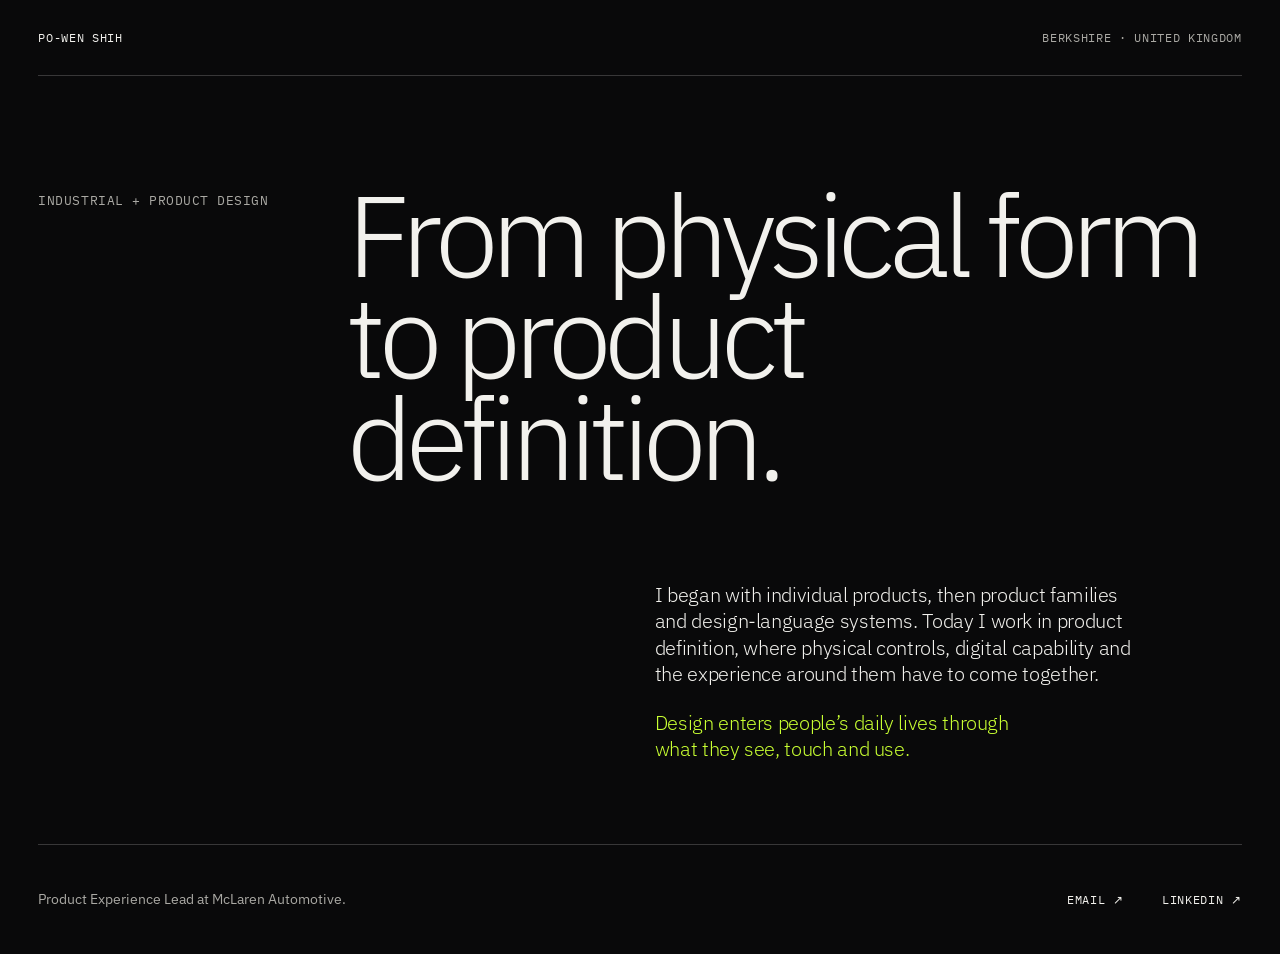
<file: index.html>
<!doctype html>
<html lang="en">
<head>
  <meta charset="utf-8">
  <meta name="viewport" content="width=device-width, initial-scale=1, viewport-fit=cover">
  <title>Po-Wen Shih — Industrial and Product Design</title>
  <meta name="description" content="Po-Wen Shih is an industrial and product design leader working from form and material to product language, experience and definition.">
  <meta name="author" content="Po-Wen Shih">
  <meta name="robots" content="noindex, nofollow">
  <meta name="theme-color" content="#09090a">
  <link rel="canonical" href="https://hellopowen.github.io/">
  <link rel="stylesheet" href="assets/css/landing.css?v=1.0">
</head>
<body>
  <main>
    <header>
      <a class="identity" href="/" aria-label="Po-Wen Shih, home">PO-WEN SHIH</a>
      <span>BERKSHIRE · UNITED KINGDOM</span>
    </header>

    <section class="intro" aria-labelledby="intro-title">
      <p class="eyebrow">INDUSTRIAL + PRODUCT DESIGN</p>
      <h1 id="intro-title">From physical form<br>to product definition.</h1>
      <div class="statement">
        <p>I began with individual products, then product families and design-language systems. Today I work in product definition, where physical controls, digital capability and the experience around them have to come together.</p>
        <p class="closing">Design enters people’s daily lives through what they see, touch and use.</p>
      </div>
    </section>

    <footer>
      <p>Product Experience Lead at McLaren Automotive.</p>
      <nav aria-label="Contact links">
        <a href="mailto:hellopowen@gmail.com">Email ↗</a>
        <a href="https://www.linkedin.com/in/poshish" target="_blank" rel="noreferrer">LinkedIn ↗</a>
      </nav>
    </footer>
  </main>
</body>
</html>
</file>
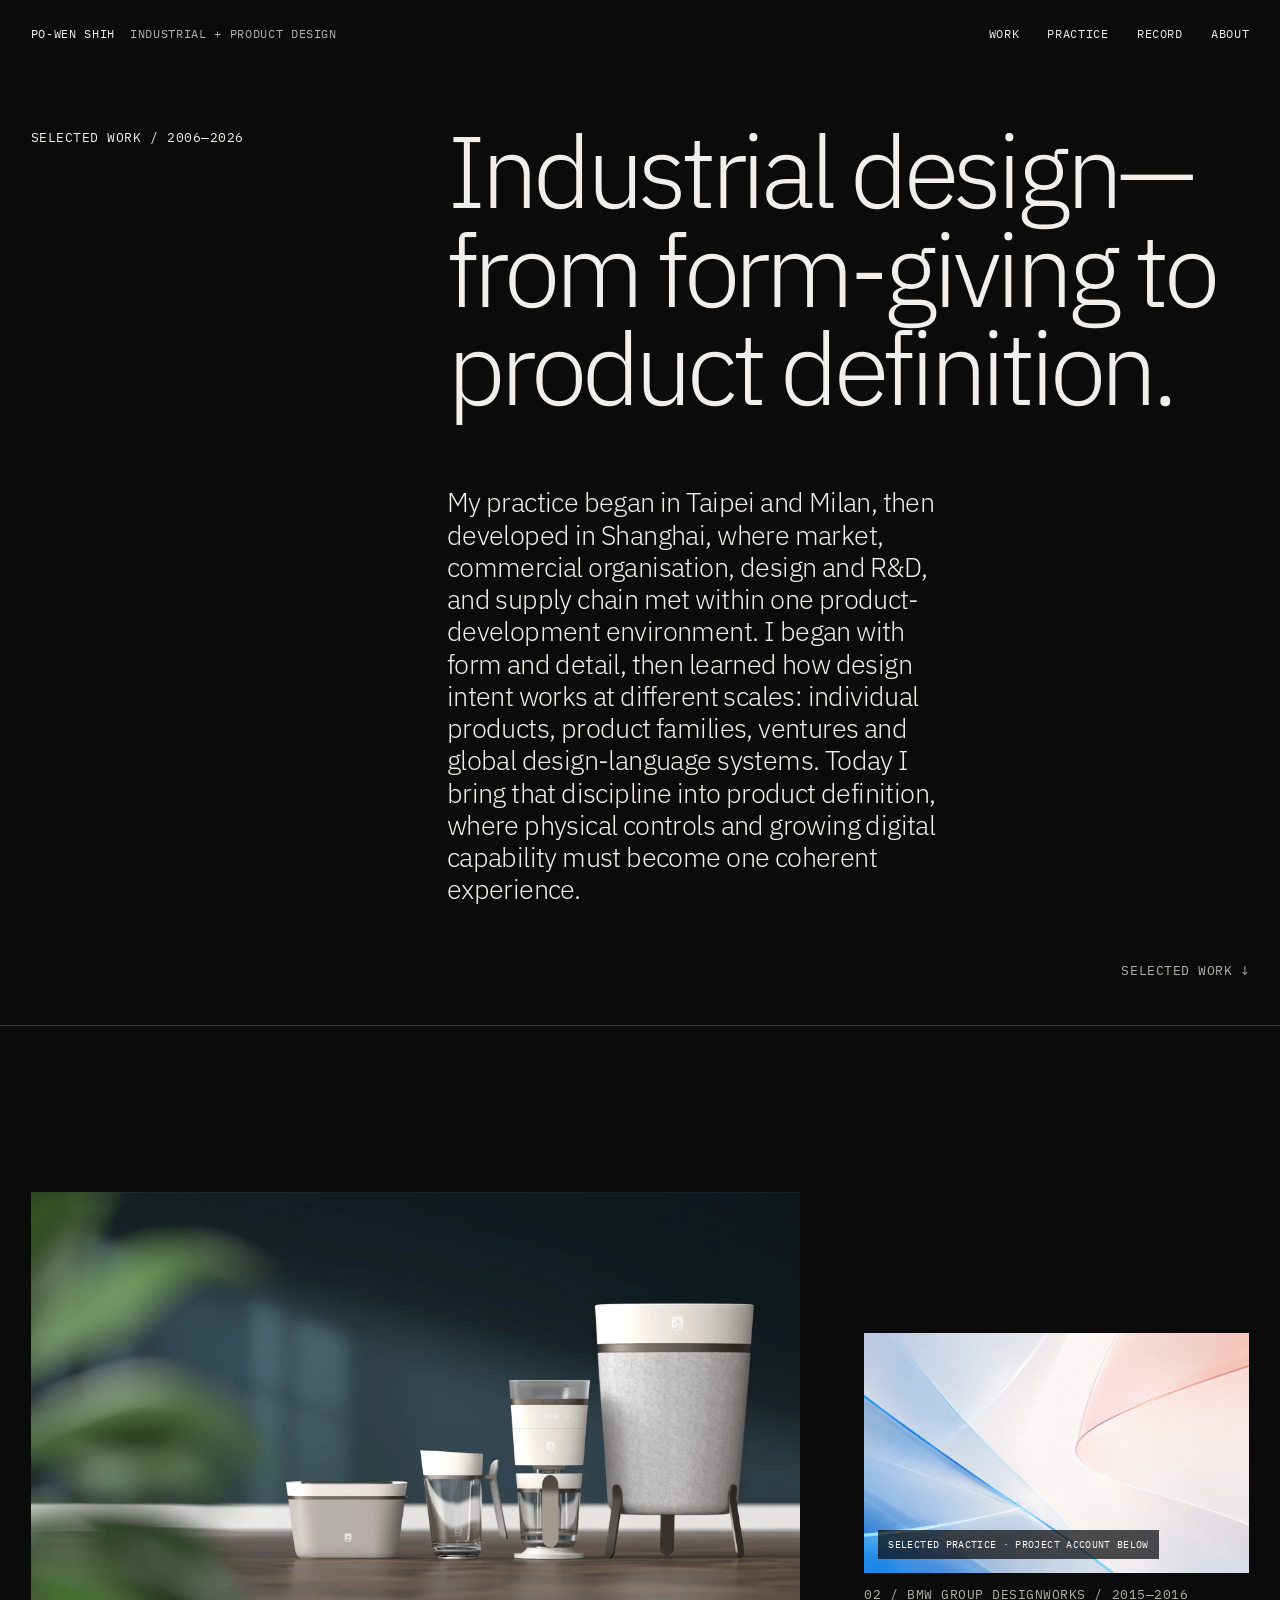
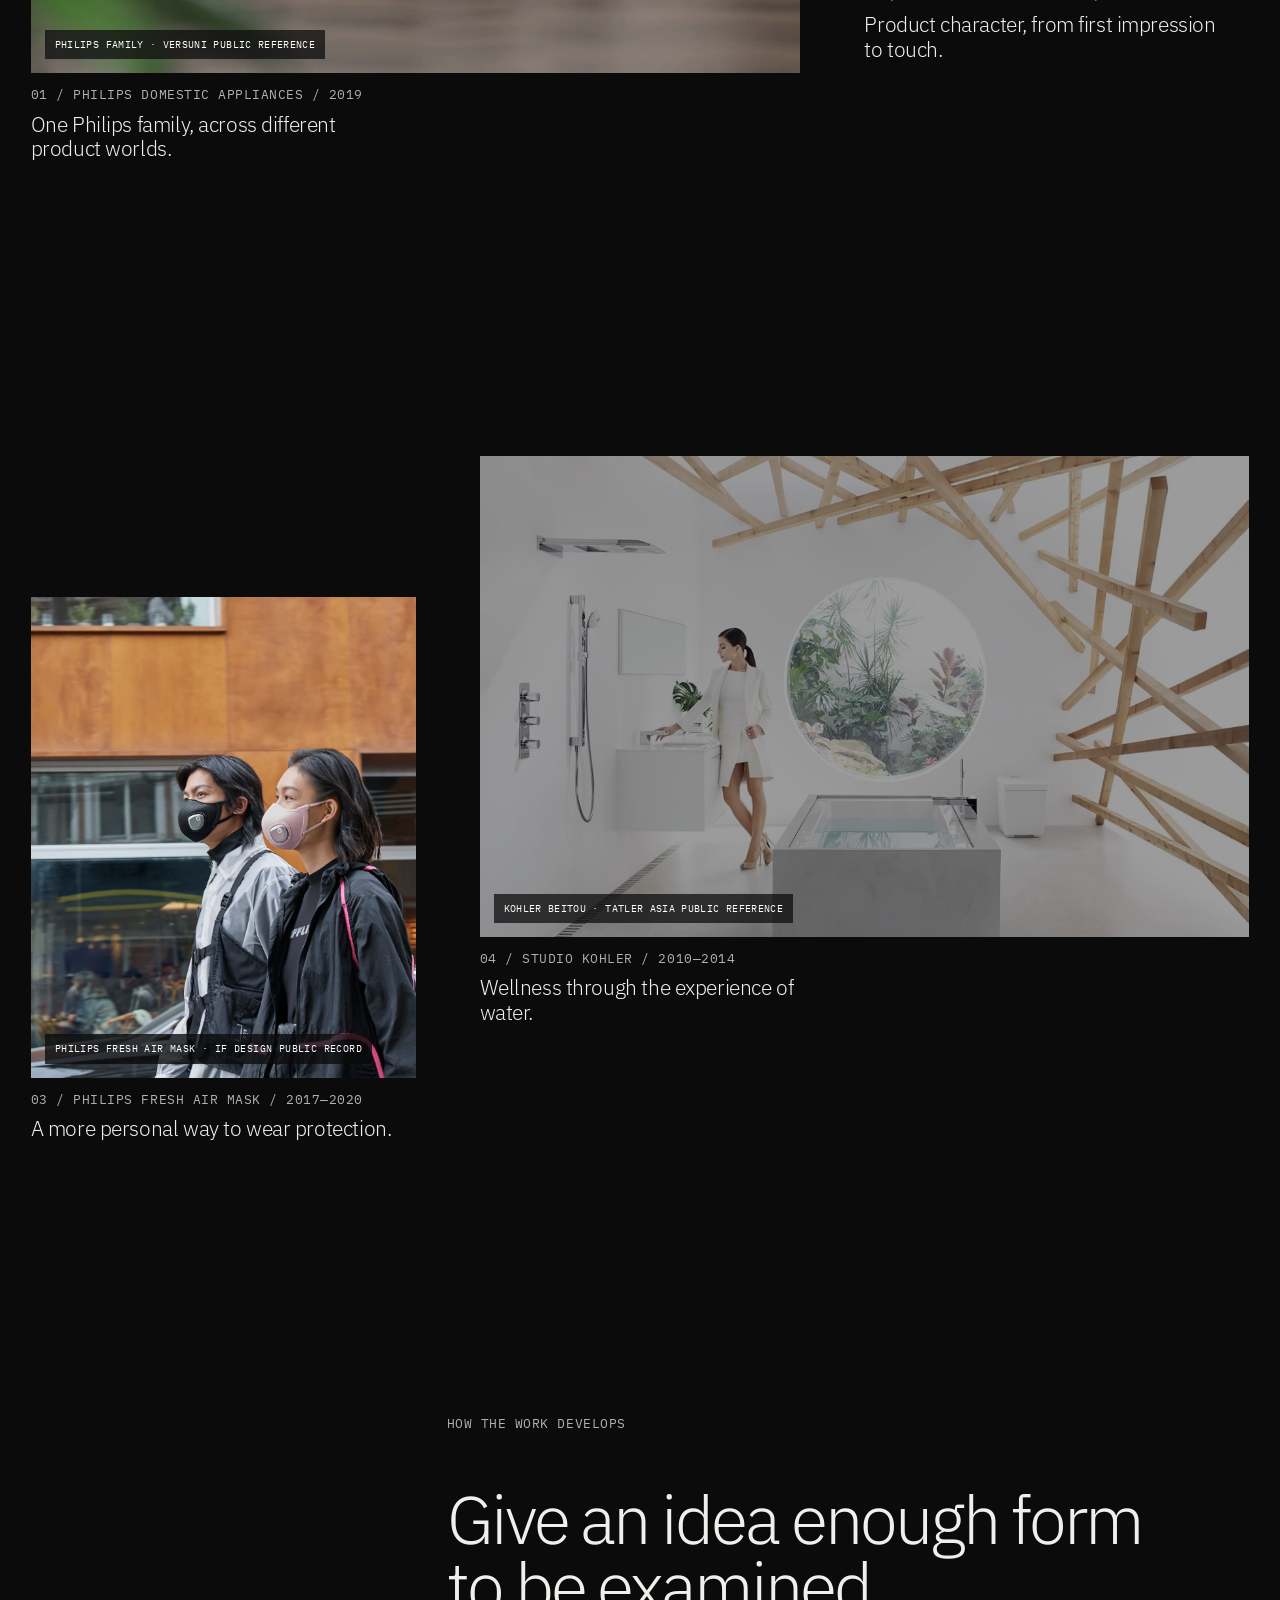
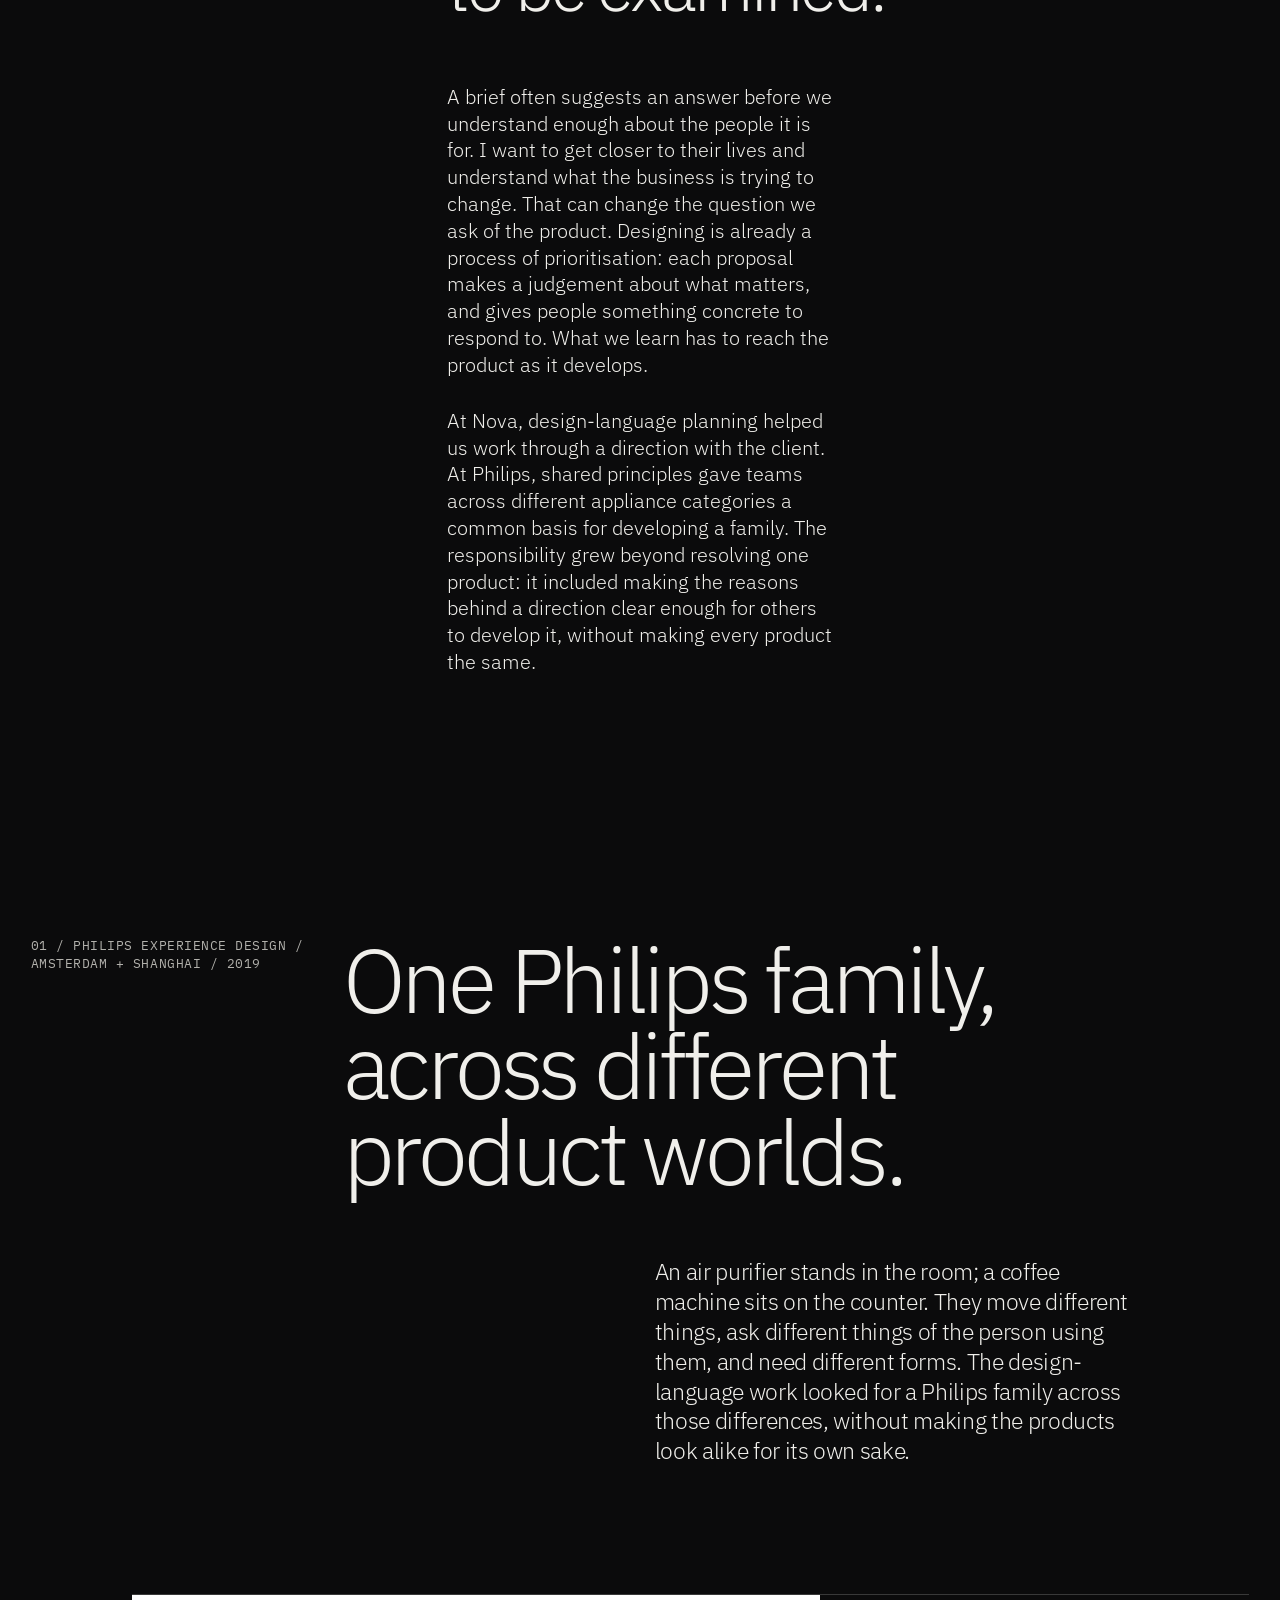
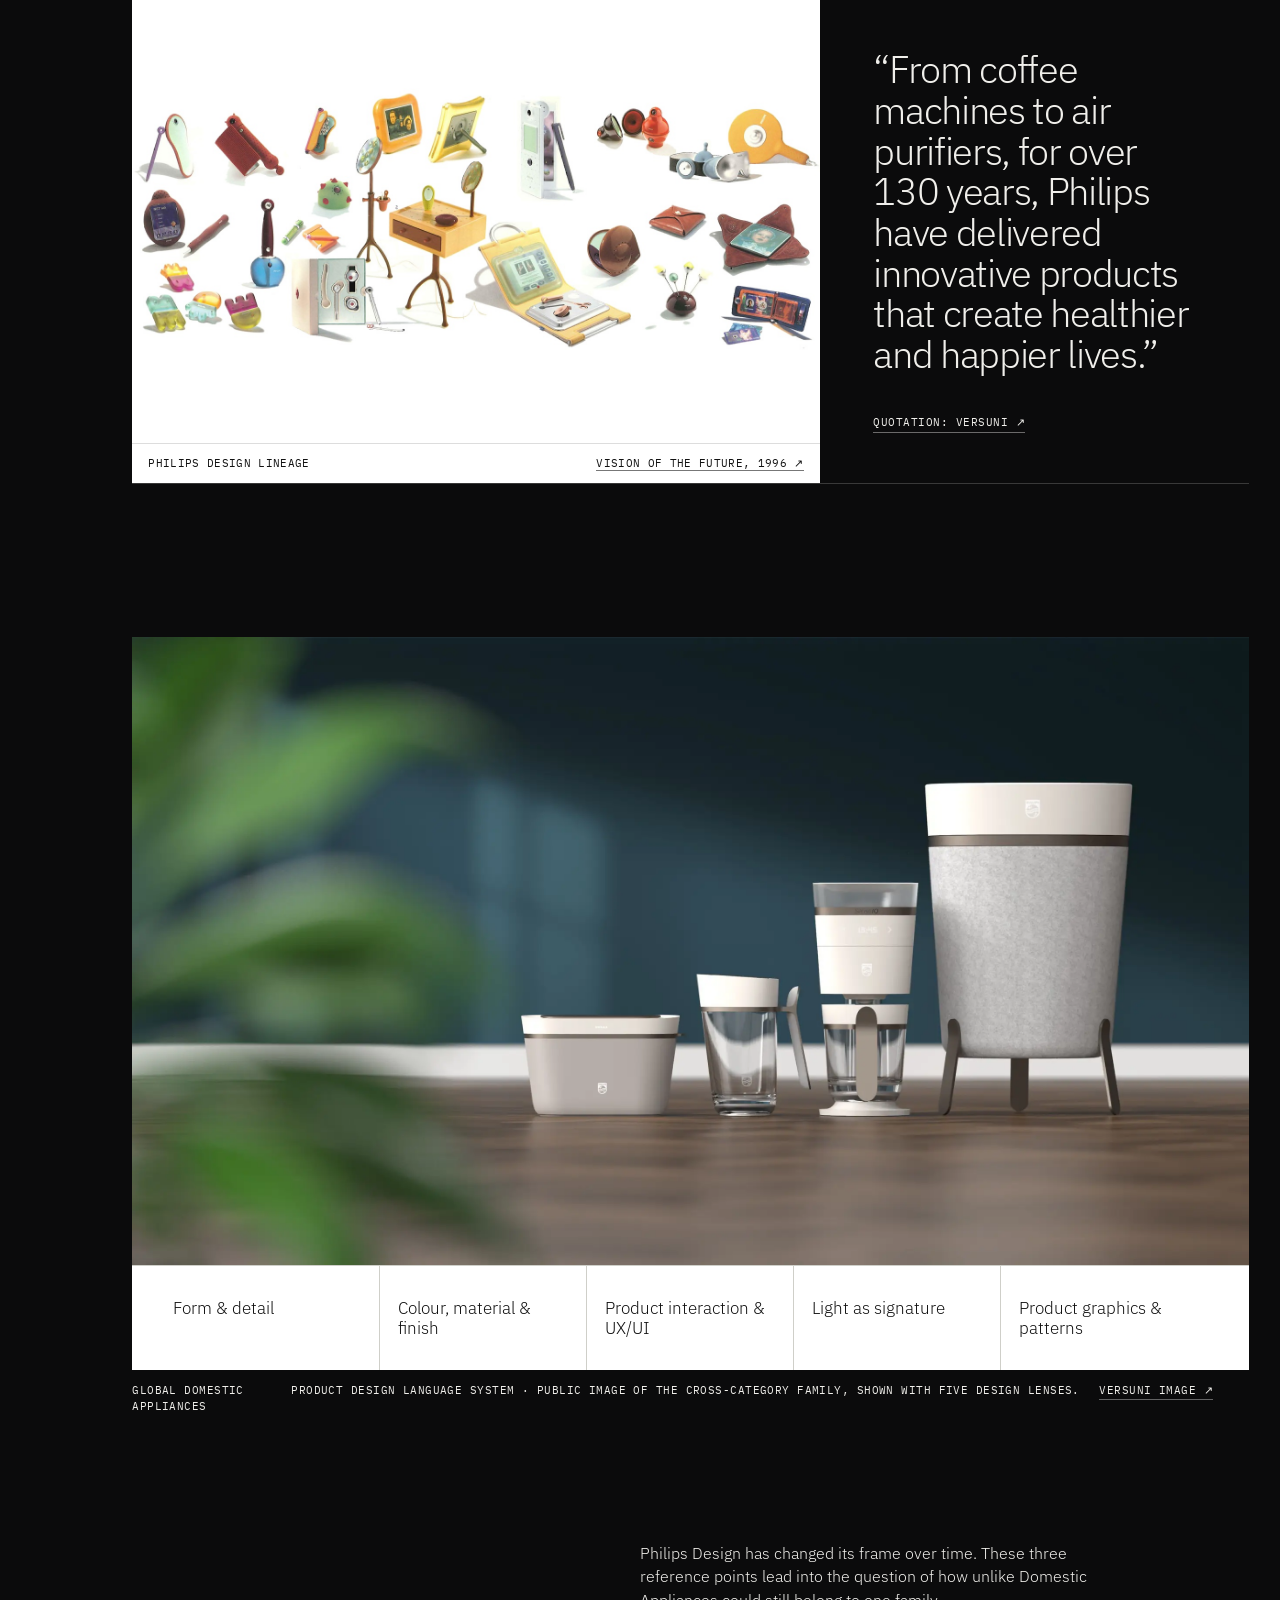
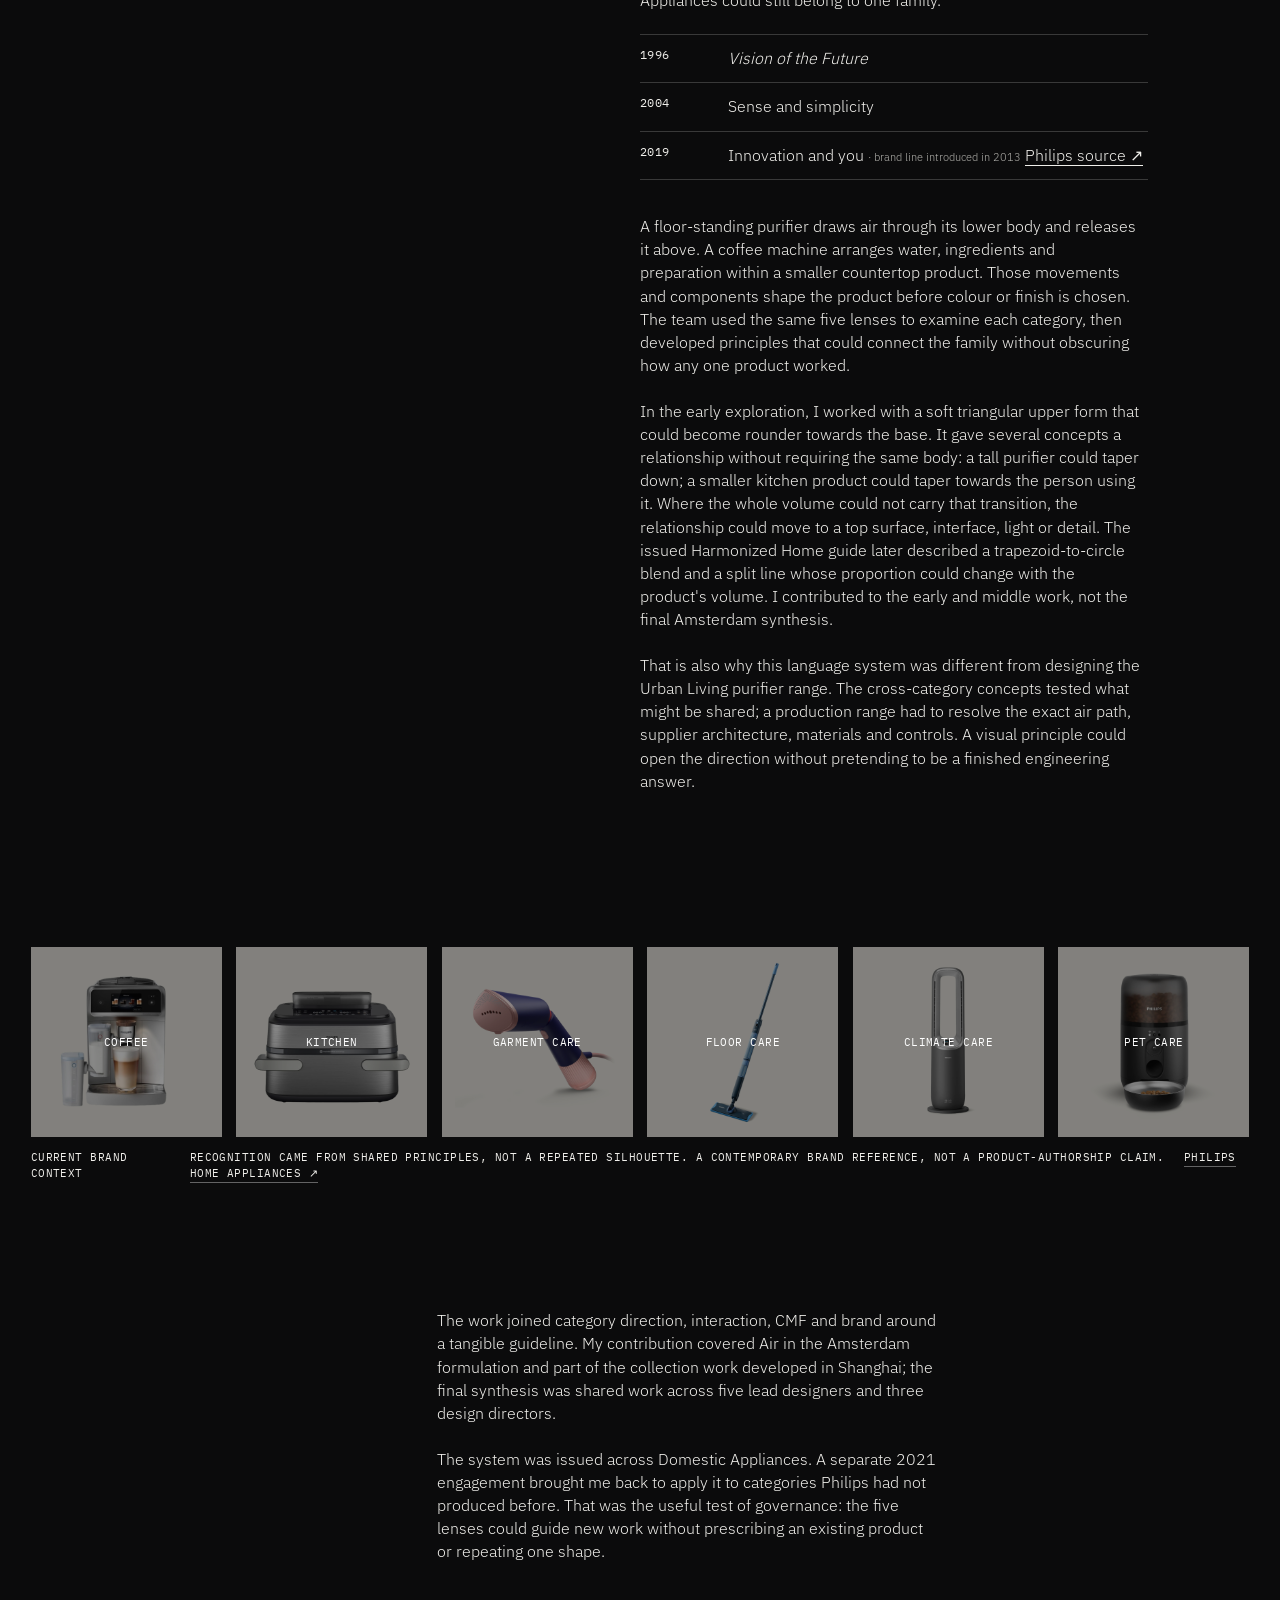
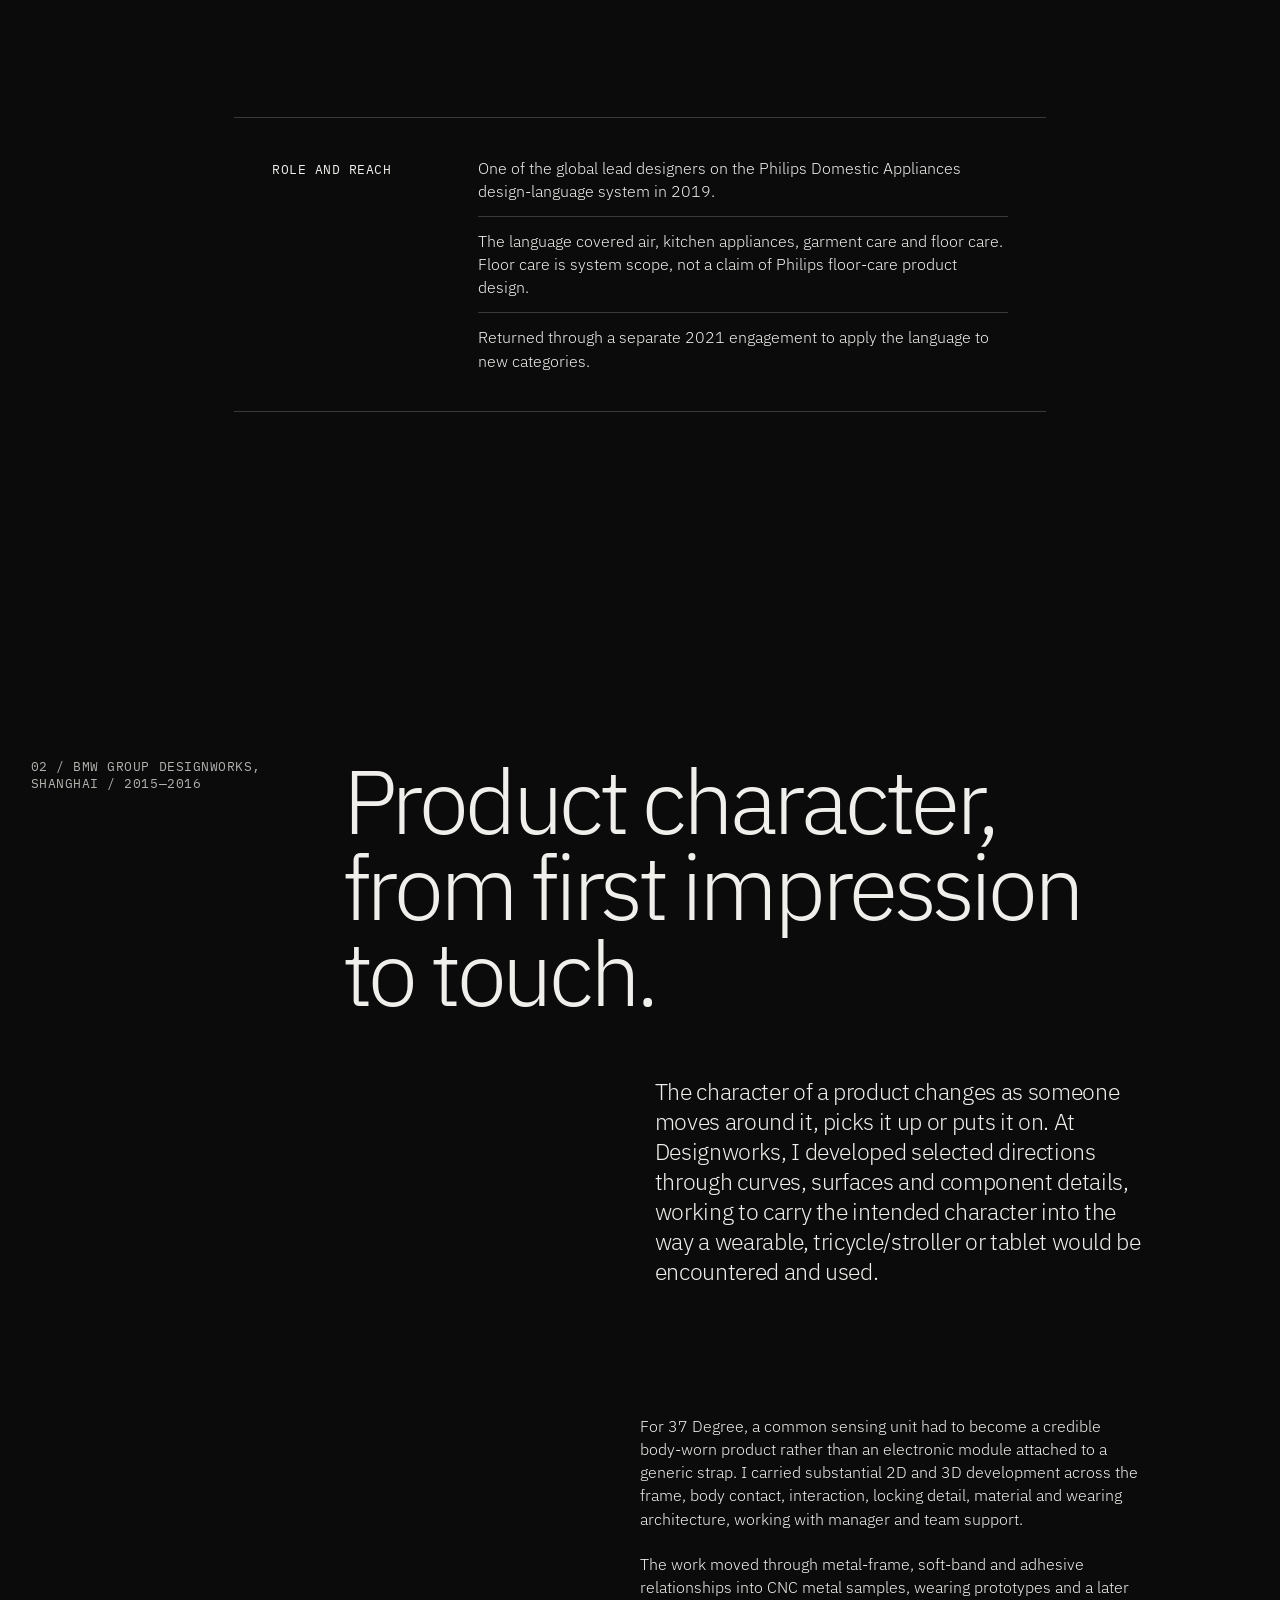
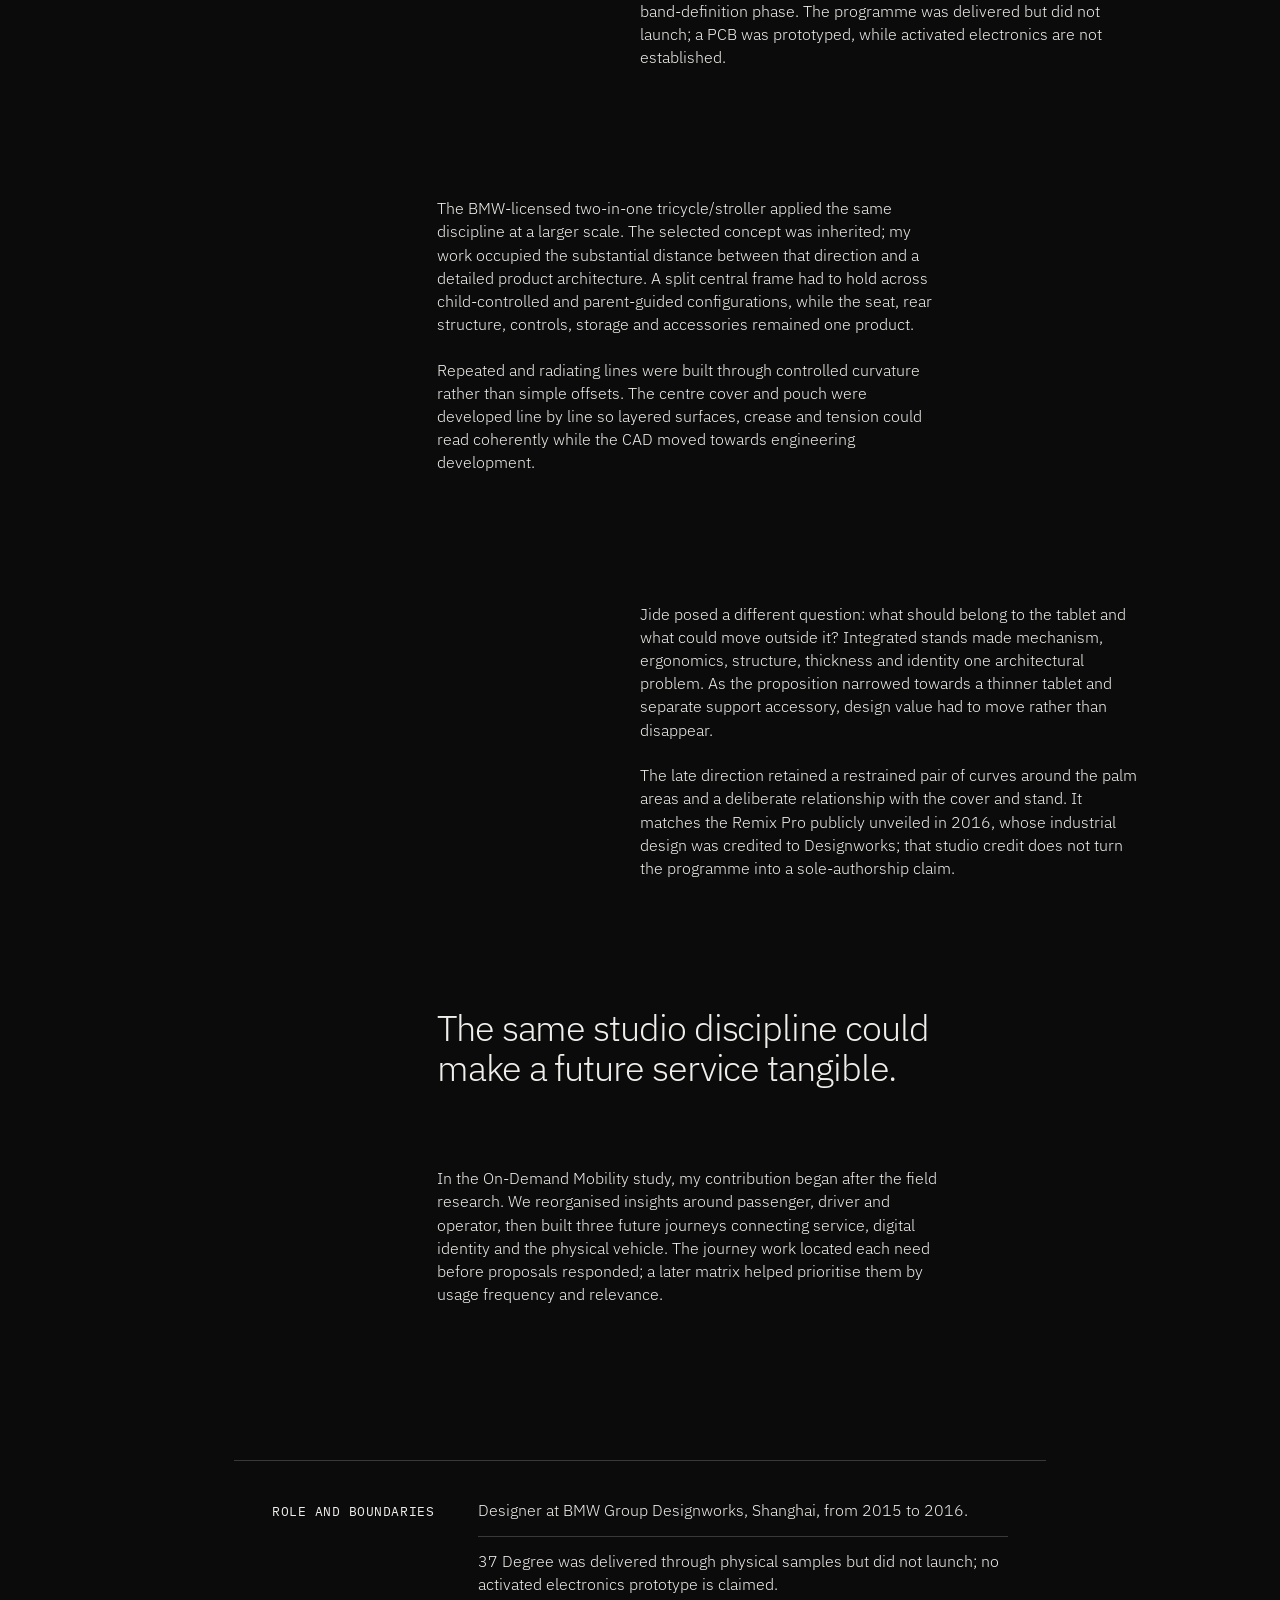
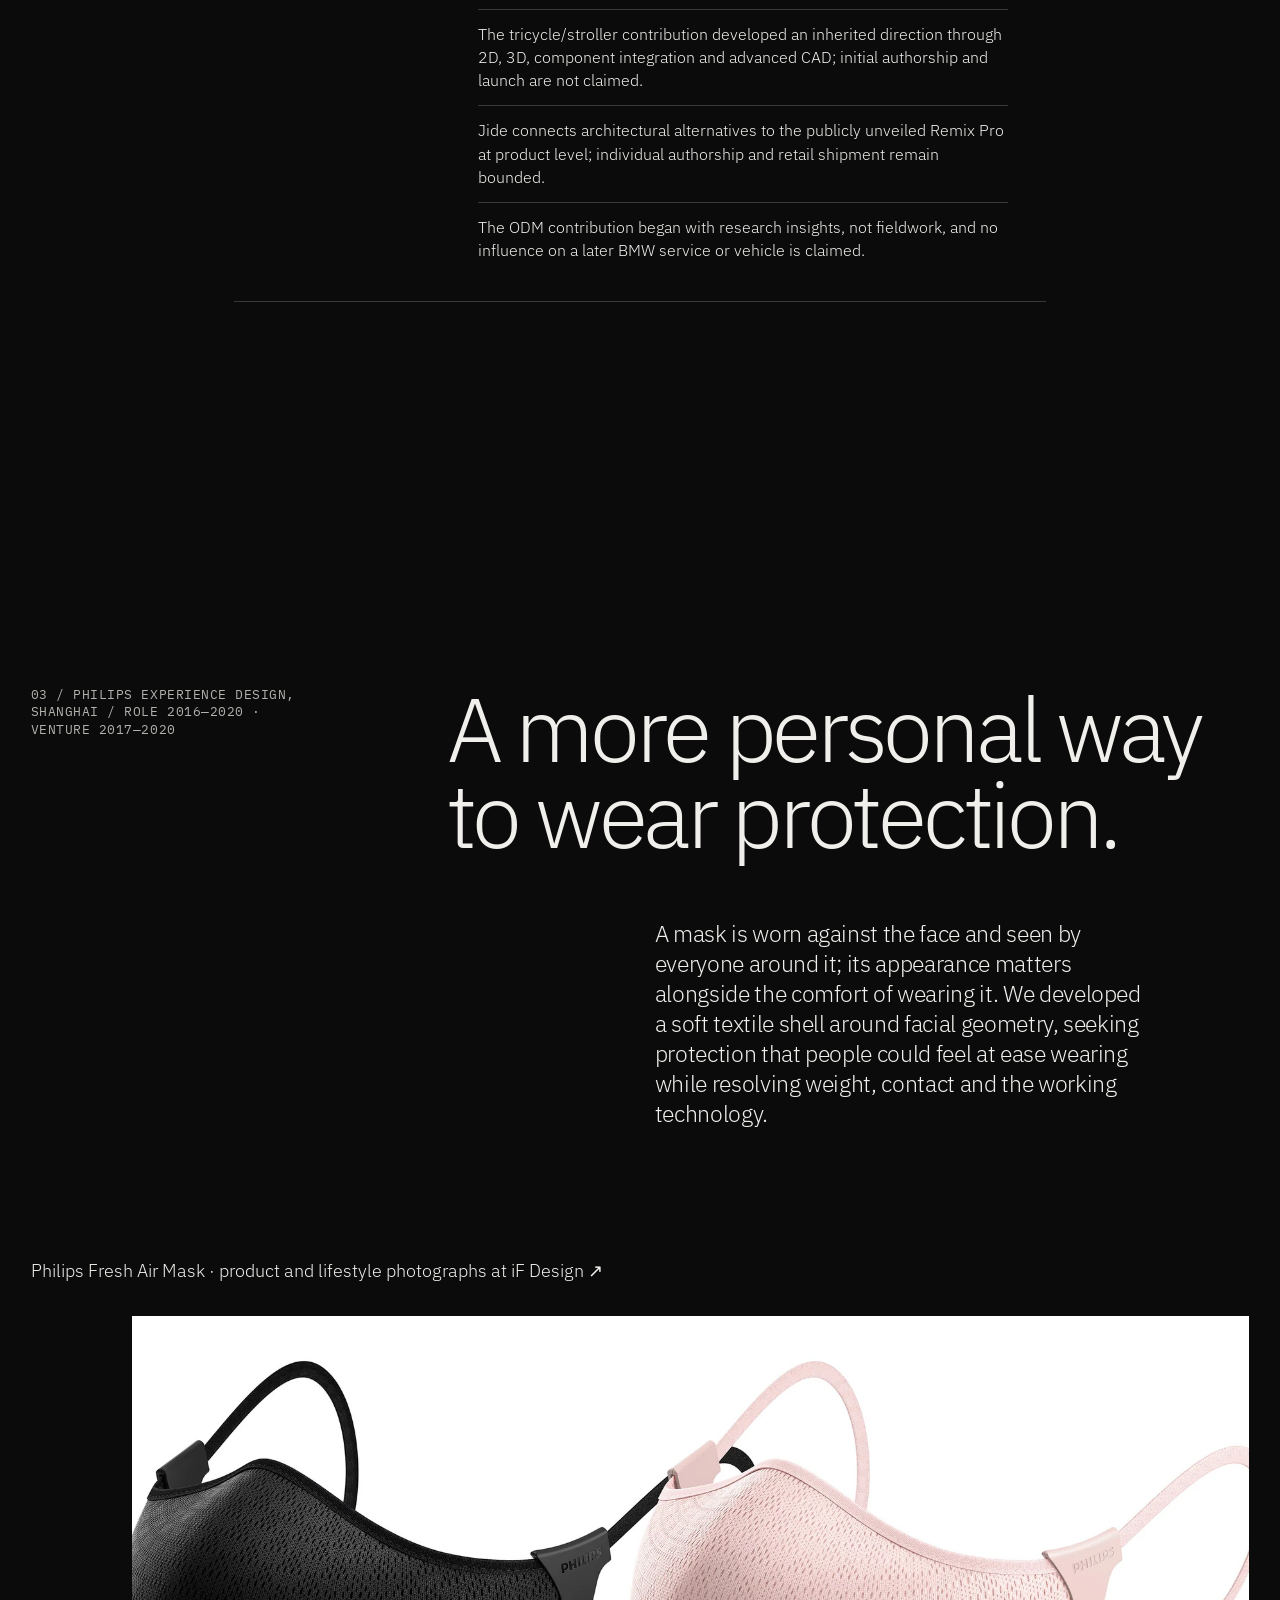
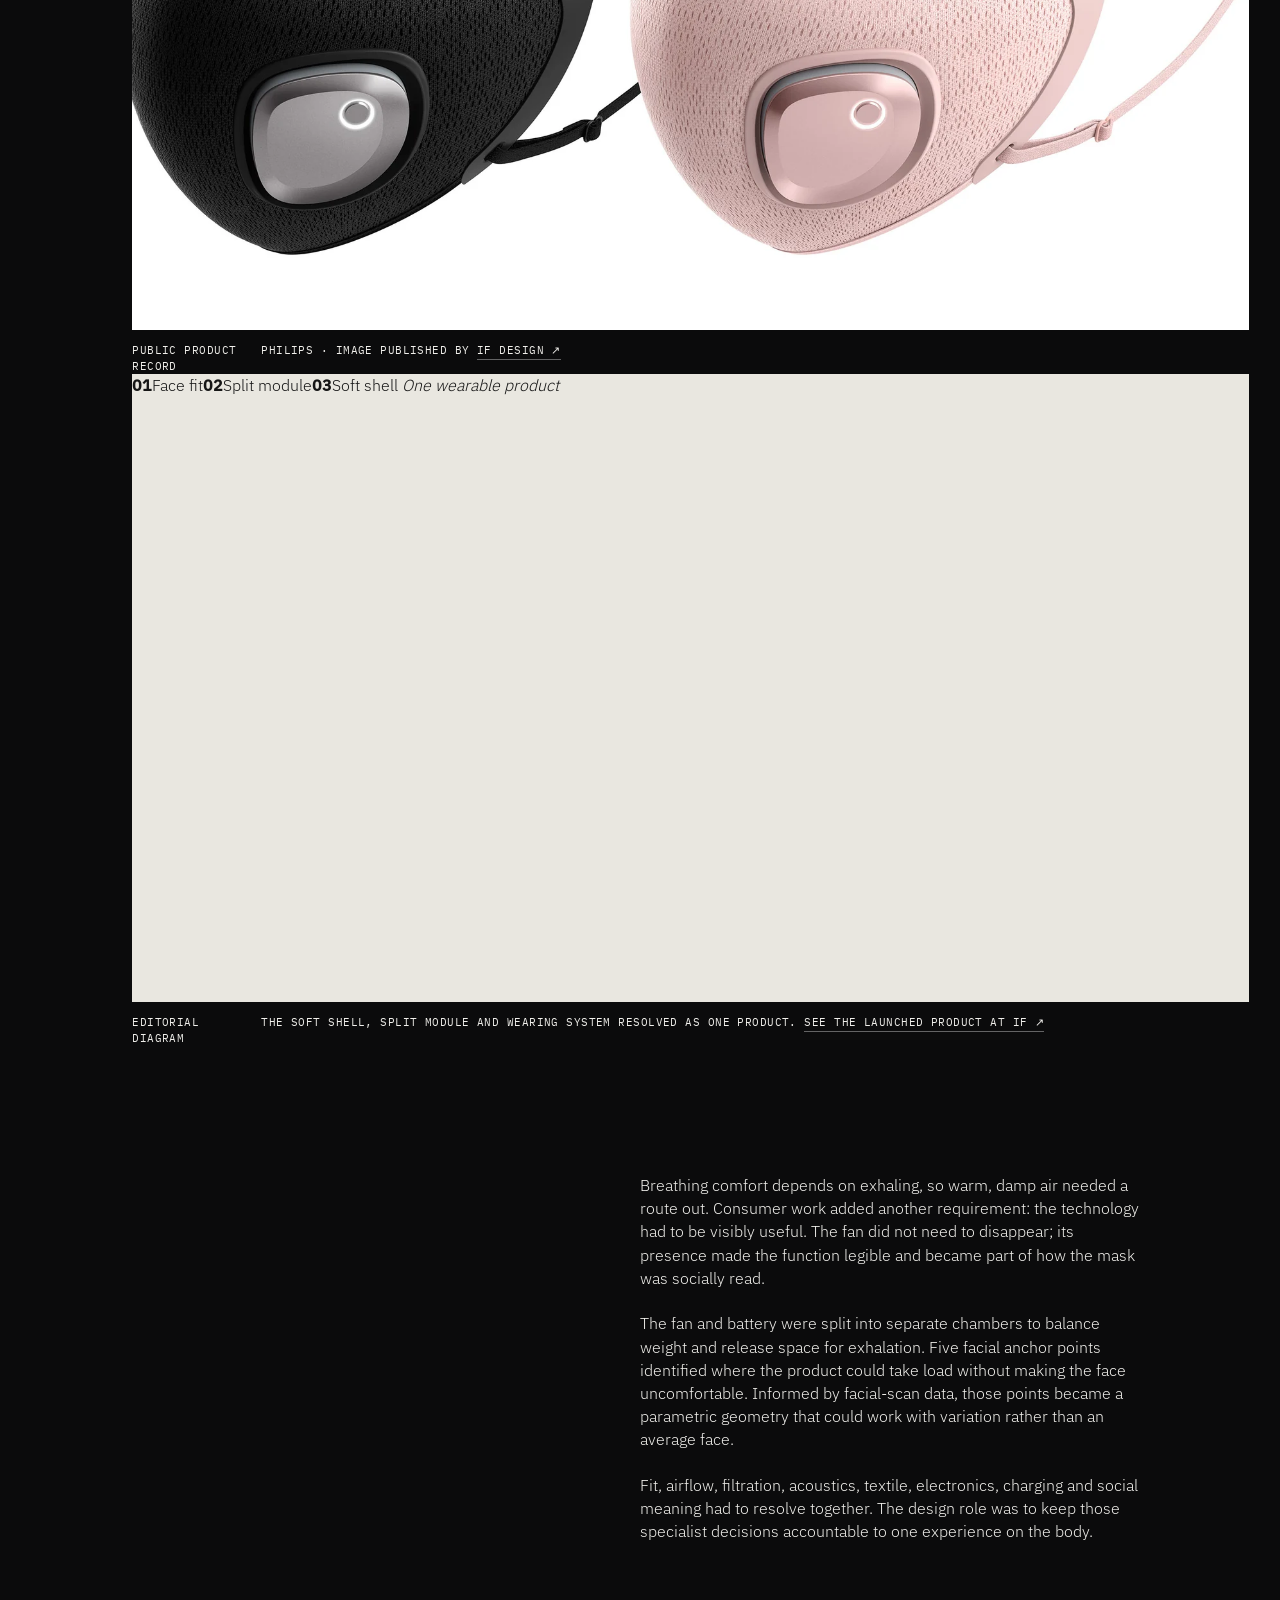
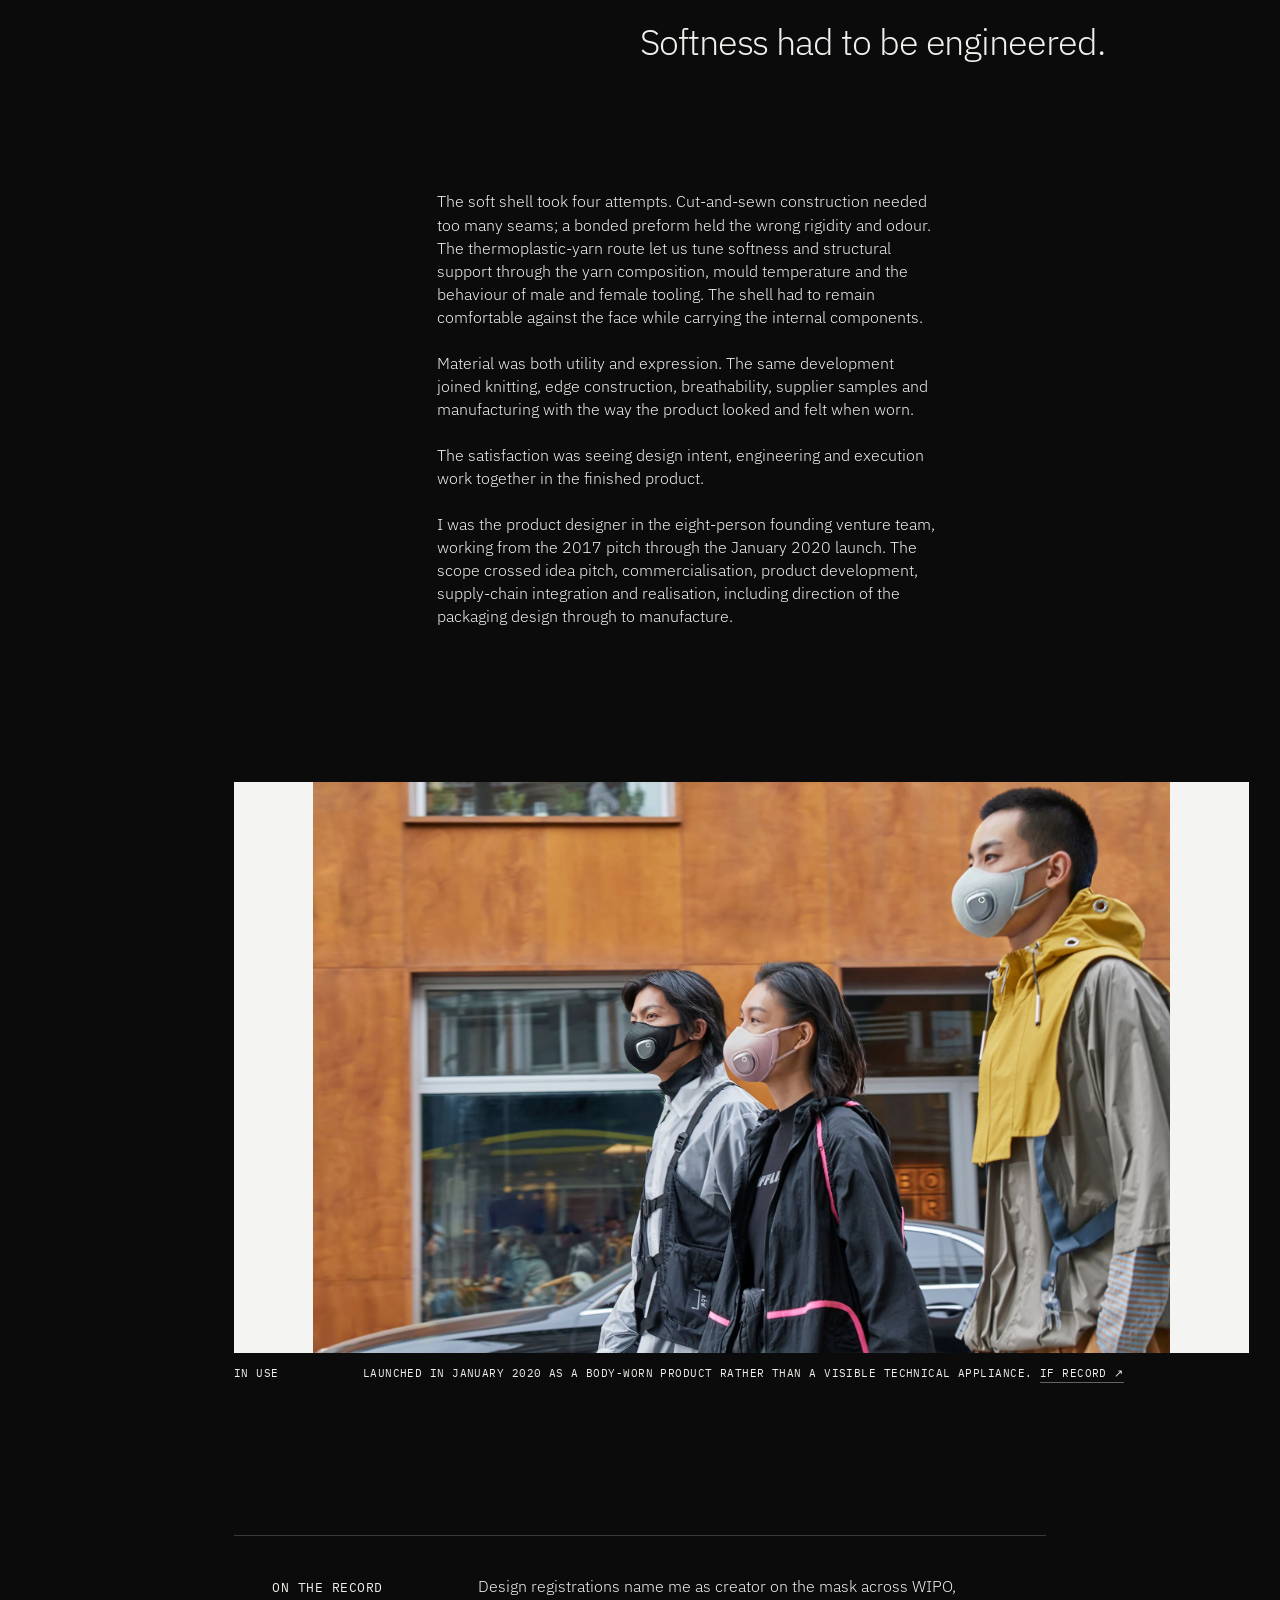
<file: MCL/index.html>
<!DOCTYPE html>

<html lang="en">
<head>
<meta charset="utf-8"/>
<meta content="width=device-width, initial-scale=1, viewport-fit=cover" name="viewport"/>
<title>Po-Wen Shih — Industrial and Product Design Leadership</title>
<meta content="Selected work by Po-Wen Shih across design governance, automotive-grade product craft, premium material experience, body-worn products and physical–digital product definition." name="description"/>
<meta content="Po-Wen Shih" name="author"/>
<meta content="noindex, nofollow" name="robots"/>
<meta content="#0b0b0c" name="theme-color"/>
<link href="https://hellopowen.github.io/MCL/" rel="canonical"/>
<link href="../assets/portfolio/css/site.css?v=mcl-public-images-20260910" rel="stylesheet"/>
</head>
<body>
<a class="skip" href="#main">Skip to content</a>
<header class="site-header">
<a aria-label="Po-Wen Shih, top of page" class="identity" href="#top">
<span>PO-WEN SHIH</span>
<small>INDUSTRIAL + PRODUCT DESIGN</small>
</a>
<nav aria-label="Primary navigation">
<a href="#work">Work</a>
<a href="#practice">Practice</a>
<a href="#record">Record</a>
<a href="#about">About</a>
</nav>
</header>
<main id="main">
<section class="hero" id="top">
<div class="hero-index mono">Selected work / 2006—2026</div>
<h1>Industrial design—<br/>from form-giving to product definition.</h1>
<p class="hero-statement">My practice began in Taipei and Milan, then developed in Shanghai, where market, commercial organisation, design and R&amp;D, and supply chain met within one product-development environment. I began with form and detail, then learned how design intent works at different scales: individual products, product families, ventures and global design-language systems. Today I bring that discipline into product definition, where physical controls and growing digital capability must become one coherent experience.</p>
<a class="down mono" href="#work">Selected work <span aria-hidden="true">↓</span></a>
</section>
<section aria-label="Lead selected work" class="work-grid" id="work">
<a class="work-card work-card--wide" href="#global-da">
<div class="work-image-context work-image-context--global-da-cover">
<img alt="Philips family · Versuni public reference" height="1024" src="../assets/portfolio/img/global-da/01-versuni-philips-family.webp" width="1536"/>
<span class="work-context-label mono">Philips family · Versuni public reference</span>
</div>
<span class="work-hover">View case</span>
<span class="work-meta mono">01 / Philips Domestic Appliances / 2019</span>
<h2>One Philips family, across different product worlds.</h2>
</a>
<a class="work-card work-card--narrow" href="#designworks">
<div class="work-image-context work-image-context--designworks-craft work-image-context--poetry">
<img alt="Abstract colour field for designworks; not project imagery" height="1024" src="../assets/portfolio/img/editorial/designworks-field-v2.png" width="1536"/>
<span class="work-context-label mono">Selected practice · project account below</span>
</div>
<span class="work-hover">View case</span>
<span class="work-meta mono">02 / BMW Group Designworks / 2015—2016</span>
<h2>Product character, from first impression to touch.</h2>
</a>
</section>
<section aria-label="Further lead work" class="work-grid work-grid--second">
<a class="work-card work-card--narrow" href="#mask">
<div class="work-photo work-photo--poetry">
<img alt="Philips Fresh Air Mask · iF Design public record" height="1024" src="../assets/portfolio/img/mask/08-if-lifestyle.webp" width="1536"/>
<span class="work-photo-label mono">Philips Fresh Air Mask · iF Design public record</span>
</div>
<span class="work-hover">View case</span>
<span class="work-meta mono">03 / Philips Fresh Air Mask / 2017—2020</span>
<h2>A more personal way to wear protection.</h2>
</a>
<a class="work-card work-card--wide" href="#kohler">
<div class="work-image-context work-image-context--dim work-image-context--kohler">
<img alt="Kohler Beitou · Tatler Asia public reference" height="1024" loading="lazy" src="../assets/portfolio/img/kohler/05-beitou-tatler-context.jpg" width="1536"/>
<span class="work-context-label mono">Kohler Beitou · Tatler Asia public reference</span>
</div>
<span class="work-hover">View case</span>
<span class="work-meta mono">04 / Studio Kohler / 2010—2014</span>
<h2>Wellness through the experience of water.</h2>
</a>
</section>
<section class="proposition" id="practice">
<p class="mono">How the work develops</p>
<h2>Give an idea enough form to be examined.</h2>
<p>A brief often suggests an answer before we understand enough about the people it is for. I want to get closer to their lives and understand what the business is trying to change. That can change the question we ask of the product. Designing is already a process of prioritisation: each proposal makes a judgement about what matters, and gives people something concrete to respond to. What we learn has to reach the product as it develops.</p>
<p>At Nova, design-language planning helped us work through a direction with the client. At Philips, shared principles gave teams across different appliance categories a common basis for developing a family. The responsibility grew beyond resolving one product: it included making the reasons behind a direction clear enough for others to develop it, without making every product the same.</p>
</section>
<article class="case case--compact case--global" id="global-da">
<header class="case-opening">
<p class="case-no mono">01 / Philips Experience Design / Amsterdam + Shanghai / 2019</p>
<h2>One Philips family, across different product worlds.</h2>
<p class="case-lede">An air purifier stands in the room; a coffee machine sits on the counter. They move different things, ask different things of the person using them, and need different forms. The design-language work looked for a Philips family across those differences, without making the products look alike for its own sake.</p>
</header>
<div class="brand-context brand-context--vision" id="global-context">
<figure class="brand-context-visual">
<a aria-label="Read about Philips Design's 1996 Vision of the Future project" href="https://munnecke.net/blog/visions-by-philips-design/" rel="noreferrer" target="_blank">
<img alt="Philips Design Vision of the Future concepts arranged as an ecosystem of products and interactions" height="572" loading="lazy" src="../assets/portfolio/img/global-da/02-philips-vision-future-1996.jpg" width="1500"/>
</a>
<figcaption><span>Philips Design lineage</span><a href="https://munnecke.net/blog/visions-by-philips-design/" rel="noreferrer" target="_blank">Vision of the Future, 1996 ↗</a></figcaption>
</figure>
<blockquote>
<p>“From coffee machines to air purifiers, for over 130 years, Philips have delivered innovative products that create healthier and happier lives.”</p>
<cite><a href="https://www.versuni.com/about-us/brands/" rel="noreferrer" target="_blank">Quotation: Versuni ↗</a></cite>
</blockquote>
</div>
<figure class="media media--full media--lineage" id="philips-lineage">
<div class="lineage-frame">
<a aria-label="View the Philips brand context on Versuni" href="https://www.versuni.com/about-us/brands/" rel="noreferrer" target="_blank">
<img alt="A published Philips domestic-appliance family including kitchen, coffee and air-care products" height="1440" loading="lazy" src="../assets/portfolio/img/global-da/01-versuni-philips-family.webp" width="2560"/>
</a>
<ul aria-label="Shared design principles" class="lineage-principles">
<li>Form &amp; detail</li>
<li>Colour, material &amp; finish</li>
<li>Product interaction &amp; UX/UI</li>
<li>Light as signature</li>
<li>Product graphics &amp; patterns</li>
</ul>
</div>
<figcaption><span>Global Domestic Appliances</span><span>Product design language system · public image of the cross-category family, shown with five design lenses. <a href="https://www.versuni.com/about-us/brands/" rel="noreferrer" target="_blank">Versuni image ↗</a></span></figcaption>
</figure>
<div class="case-copy case-copy--right">
<p>Philips Design has changed its frame over time. These three reference points lead into the question of how unlike Domestic Appliances could still belong to one family.</p>
<ol aria-label="Philips design reference points" class="design-timeline">
<li><span>1996</span><span><i>Vision of the Future</i></span></li>
<li><span>2004</span><span>Sense and simplicity</span></li>
<li><span>2019</span><span>Innovation and you <small>· brand line introduced in 2013</small> <a href="https://www.results.philips.com/publications/ar13/downloads/files/en/PhilipsFullAnnualReport2013_English.pdf" rel="noreferrer" target="_blank">Philips source ↗</a></span></li>
</ol>
<p>A floor-standing purifier draws air through its lower body and releases it above. A coffee machine arranges water, ingredients and preparation within a smaller countertop product. Those movements and components shape the product before colour or finish is chosen. The team used the same five lenses to examine each category, then developed principles that could connect the family without obscuring how any one product worked.</p>
<p>In the early exploration, I worked with a soft triangular upper form that could become rounder towards the base. It gave several concepts a relationship without requiring the same body: a tall purifier could taper down; a smaller kitchen product could taper towards the person using it. Where the whole volume could not carry that transition, the relationship could move to a top surface, interface, light or detail. The issued Harmonized Home guide later described a trapezoid-to-circle blend and a split line whose proportion could change with the product's volume. I contributed to the early and middle work, not the final Amsterdam synthesis.</p>
<p>That is also why this language system was different from designing the Urban Living purifier range. The cross-category concepts tested what might be shared; a production range had to resolve the exact air path, supplier architecture, materials and controls. A visual principle could open the direction without pretending to be a finished engineering answer.</p>
</div>
<figure class="media media--statement media--categories" id="global-categories">
<div aria-label="Six current Philips Home Appliances categories" class="category-grid" role="group">
<figure class="category-tile">
<img alt="Philips coffee machine" height="1920" loading="lazy" src="../assets/portfolio/img/global-da/categories/01-coffee.webp" width="1920"/>
<figcaption>Coffee</figcaption>
</figure>
<figure class="category-tile">
<img alt="Philips kitchen appliance" height="1920" loading="lazy" src="../assets/portfolio/img/global-da/categories/02-kitchen.webp" width="1920"/>
<figcaption>Kitchen</figcaption>
</figure>
<figure class="category-tile">
<img alt="Philips garment-care appliance" height="1920" loading="lazy" src="../assets/portfolio/img/global-da/categories/03-garment-care.webp" width="1920"/>
<figcaption>Garment care</figcaption>
</figure>
<figure class="category-tile">
<img alt="Philips floor-care appliance" height="1920" loading="lazy" src="../assets/portfolio/img/global-da/categories/04-floor-care.webp" width="1920"/>
<figcaption>Floor care</figcaption>
</figure>
<figure class="category-tile">
<img alt="Philips climate-care appliance" height="1920" loading="lazy" src="../assets/portfolio/img/global-da/categories/05-climate-care.webp" width="1920"/>
<figcaption>Climate care</figcaption>
</figure>
<figure class="category-tile">
<img alt="Philips pet-care appliance" height="1920" loading="lazy" src="../assets/portfolio/img/global-da/categories/06-pet-care.webp" width="1920"/>
<figcaption>Pet care</figcaption>
</figure>
</div>
<figcaption><span>Current brand context</span><span>Recognition came from shared principles, not a repeated silhouette. A contemporary brand reference, not a product-authorship claim. <a href="https://www.home-appliances.philips/gb/en/" rel="noreferrer" target="_blank">Philips Home Appliances ↗</a></span></figcaption>
</figure>
<div class="case-copy">
<p>The work joined category direction, interaction, CMF and brand around a tangible guideline. My contribution covered Air in the Amsterdam formulation and part of the collection work developed in Shanghai; the final synthesis was shared work across five lead designers and three design directors.</p>
<p>The system was issued across Domestic Appliances. A separate 2021 engagement brought me back to apply it to categories Philips had not produced before. That was the useful test of governance: the five lenses could guide new work without prescribing an existing product or repeating one shape.</p>
</div>
<aside class="evidence">
<p class="mono">Role and reach</p>
<ul>
<li>One of the global lead designers on the Philips Domestic Appliances design-language system in 2019.</li>
<li>The language covered air, kitchen appliances, garment care and floor care. Floor care is system scope, not a claim of Philips floor-care product design.</li>
<li>Returned through a separate 2021 engagement to apply the language to new categories.</li>
</ul>
</aside>
</article>
<article class="case case--compact" id="designworks">
<header class="case-opening">
<p class="case-no mono">02 / BMW Group Designworks, Shanghai / 2015—2016</p>
<h2>Product character, from first impression to touch.</h2>
<p class="case-lede">The character of a product changes as someone moves around it, picks it up or puts it on. At Designworks, I developed selected directions through curves, surfaces and component details, working to carry the intended character into the way a wearable, tricycle/stroller or tablet would be encountered and used.</p>
</header>
<div class="case-copy case-copy--right">
<p>For 37 Degree, a common sensing unit had to become a credible body-worn product rather than an electronic module attached to a generic strap. I carried substantial 2D and 3D development across the frame, body contact, interaction, locking detail, material and wearing architecture, working with manager and team support.</p>
<p>The work moved through metal-frame, soft-band and adhesive relationships into CNC metal samples, wearing prototypes and a later band-definition phase. The programme was delivered but did not launch; a PCB was prototyped, while activated electronics are not established.</p>
</div>
<div class="case-copy">
<p>The BMW-licensed two-in-one tricycle/stroller applied the same discipline at a larger scale. The selected concept was inherited; my work occupied the substantial distance between that direction and a detailed product architecture. A split central frame had to hold across child-controlled and parent-guided configurations, while the seat, rear structure, controls, storage and accessories remained one product.</p>
<p>Repeated and radiating lines were built through controlled curvature rather than simple offsets. The centre cover and pouch were developed line by line so layered surfaces, crease and tension could read coherently while the CAD moved towards engineering development.</p>
</div>
<div class="case-copy case-copy--right">
<p>Jide posed a different question: what should belong to the tablet and what could move outside it? Integrated stands made mechanism, ergonomics, structure, thickness and identity one architectural problem. As the proposition narrowed towards a thinner tablet and separate support accessory, design value had to move rather than disappear.</p>
<p>The late direction retained a restrained pair of curves around the palm areas and a deliberate relationship with the cover and stand. It matches the Remix Pro publicly unveiled in 2016, whose industrial design was credited to Designworks; that studio credit does not turn the programme into a sole-authorship claim.</p>
</div>
<div class="case-copy">
<p class="pull">The same studio discipline could make a future service tangible.</p>
<p>In the On-Demand Mobility study, my contribution began after the field research. We reorganised insights around passenger, driver and operator, then built three future journeys connecting service, digital identity and the physical vehicle. The journey work located each need before proposals responded; a later matrix helped prioritise them by usage frequency and relevance.</p>
</div>
<aside class="evidence">
<p class="mono">Role and boundaries</p>
<ul>
<li>Designer at BMW Group Designworks, Shanghai, from 2015 to 2016.</li>
<li>37 Degree was delivered through physical samples but did not launch; no activated electronics prototype is claimed.</li>
<li>The tricycle/stroller contribution developed an inherited direction through 2D, 3D, component integration and advanced CAD; initial authorship and launch are not claimed.</li>
<li>Jide connects architectural alternatives to the publicly unveiled Remix Pro at product level; individual authorship and retail shipment remain bounded.</li>
<li>The ODM contribution began with research insights, not fieldwork, and no influence on a later BMW service or vehicle is claimed.</li>
</ul>
</aside>
</article>
<article class="case case--mask" id="mask">
<header class="case-opening">
<p class="case-no mono">03 / Philips Experience Design, Shanghai / role 2016—2020 · venture 2017—2020</p>
<h2>A more personal way to wear protection.</h2>
<p class="case-lede">A mask is worn against the face and seen by everyone around it; its appearance matters alongside the comfort of wearing it. We developed a soft textile shell around facial geometry, seeking protection that people could feel at ease wearing while resolving weight, contact and the working technology.</p>
</header><p class="public-source-link"><a href="https://ifdesign.com/en/winner-ranking/project/philips-fresh-air-mask/272677" rel="noreferrer" target="_blank">Philips Fresh Air Mask · product and lifestyle photographs at iF Design ↗</a></p>
<figure class="media media--full"><img alt="Philips Fresh Air Mask product family, published by iF Design" loading="lazy" src="../assets/portfolio/img/mask/07-if-product-family.webp"/><figcaption><span>Public product record</span><span>Philips · image published by <a href="https://ifdesign.com/en/winner-ranking/project/philips-fresh-air-mask/272677">iF Design ↗</a></span></figcaption></figure><figure class="media media--full">
<div aria-label="Face fit, split module and soft shell resolved as one wearable product" class="visual-plate visual-plate--mask-system" role="img">
<span><b>01</b>Face fit</span><span><b>02</b>Split module</span><span><b>03</b>Soft shell</span>
<em>One wearable product</em>
</div>
<figcaption><span>Editorial diagram</span><span>The soft shell, split module and wearing system resolved as one product. <a href="https://ifdesign.com/en/winner-ranking/project/philips-fresh-air-mask/272677" rel="noreferrer" target="_blank">See the launched product at iF ↗</a></span></figcaption>
</figure>
<div class="case-copy case-copy--right">
<p>Breathing comfort depends on exhaling, so warm, damp air needed a route out. Consumer work added another requirement: the technology had to be visibly useful. The fan did not need to disappear; its presence made the function legible and became part of how the mask was socially read.</p>
<p>The fan and battery were split into separate chambers to balance weight and release space for exhalation. Five facial anchor points identified where the product could take load without making the face uncomfortable. Informed by facial-scan data, those points became a parametric geometry that could work with variation rather than an average face.</p>
<p>Fit, airflow, filtration, acoustics, textile, electronics, charging and social meaning had to resolve together. The design role was to keep those specialist decisions accountable to one experience on the body.</p>
<p class="pull">Softness had to be engineered.</p>
</div>
<div class="case-copy">
<p>The soft shell took four attempts. Cut-and-sewn construction needed too many seams; a bonded preform held the wrong rigidity and odour. The thermoplastic-yarn route let us tune softness and structural support through the yarn composition, mould temperature and the behaviour of male and female tooling. The shell had to remain comfortable against the face while carrying the internal components.</p>
<p>Material was both utility and expression. The same development joined knitting, edge construction, breathability, supplier samples and manufacturing with the way the product looked and felt when worn.</p>
<p>The satisfaction was seeing design intent, engineering and execution work together in the finished product.</p>
<p>I was the product designer in the eight-person founding venture team, working from the 2017 pitch through the January 2020 launch. The scope crossed idea pitch, commercialisation, product development, supply-chain integration and realisation, including direction of the packaging design through to manufacture.</p>
</div>
<figure class="media media--statement media--portfolio-slide">
<img alt="Three people wearing Philips Fresh Air Masks in a public iF Design Award image" height="1467" loading="lazy" src="../assets/portfolio/img/mask/08-if-lifestyle.webp" width="2200"/>
<figcaption><span>In use</span><span>Launched in January 2020 as a body-worn product rather than a visible technical appliance. <a href="https://ifdesign.com/en/winner-ranking/project/philips-fresh-air-mask/272677" rel="noreferrer" target="_blank">iF record ↗</a></span></figcaption>
</figure><aside class="evidence">
<p class="mono">On the record</p>
<ul>
<li>Design registrations name me as creator on the mask across WIPO, Taiwan and Malaysia.</li>
<li>China utility model CN211461836U covers the mask shell and names me among the inventors.</li>
<li>The programme received recognition credited to Philips Experience Design; Dutch Design Week 2020 named the project and its designers.</li>
</ul>
</aside>
</article>
<article class="case case--compact case--kohler" id="kohler">
<header class="case-opening">
<p class="case-no mono">04 / Studio Kohler, Shanghai / role 2010—2014</p>
<h2>Wellness through the experience of water.</h2>
<p class="case-lede">How water reaches the body can shape the experience of a bathroom. Through Beitou's water and material development and a separate massage-informed shower study, I explored how fixtures could support wellbeing through the movement, delivery and presence of water.</p>
</header><p class="public-source-link"><a href="https://ifdesign.com/ko/winner-ranking/project/beitou-faucet/174798" rel="noreferrer" target="_blank">Beitou faucet · product photographs and award record at iF Design ↗</a></p>
<div class="case-copy case-copy--right">
<p>Beitou developed slow water movement and cast glass together. The water was not an effect added after the form: the length and section of the spout, the material, the control and the way water became visible were one proposition within a residential and hospitality setting.</p>
<p>At the premium end, quality had to be legible in more than finish. The development moved between sketches, product types, water studies, physical models, CMF alternatives and complete bathroom views. That sequence let the team judge proportion, material, water behaviour and architectural context as one experience.</p>
</div>
<div class="case-copy">
<p>A separate collaboration with Shanghai University of Traditional Chinese Medicine translated massage references into body locations, spray configurations, full-size prototypes and engineering tests. The work moved from research to bodily sensation and then into engineering: water became utility, material expression and interaction rather than decoration applied to a plumbing fixture.</p>
<p>Hospitality context did not turn the product into architecture. It made the product accountable to architecture—to the interior, its proportions and finishes, and to the sequence by which a person approaches, touches and uses water.</p>
<p>My contribution belongs to the research and development undertaken during my role. The collection launched after I left Kohler; an official iF record dates its market launch to 2015, while the later 2016 publication names the final product and its contributors. Those records remain separate from my development contribution.</p>
</div>
<figure class="media media--full media--kohler-context">
<a href="https://ifdesign.com/ko/winner-ranking/project/beitou-faucet/174798" rel="noreferrer" target="_blank"><img alt="Kohler Beitou water-delivery products placed within a bright architectural bathroom environment" height="886" loading="lazy" src="../assets/portfolio/img/kohler/05-beitou-tatler-context.jpg" width="1181"/></a>
<figcaption><span>Interior context</span><span>Product scale, water delivery and material expression considered as part of the complete bathroom. <a href="https://ifdesign.com/ko/winner-ranking/project/beitou-faucet/174798" rel="noreferrer" target="_blank">iF product record ↗</a></span> <span>Image: <a href="https://cdn.tatlerasia.com/asiatatler/i/sg/2018/11/06100255-story-image-138062_cover_1181x886.jpg">Tatler Asia ↗</a>; supporting collection context.</span></figcaption>
</figure><aside class="evidence">
<p class="mono">Role and reach</p>
<ul>
<li>Senior Designer at Studio Kohler, Shanghai, from 2010 to 2014.</li>
<li>Work included research-led showering, premium water-delivery development and first-generation filtration.</li>
<li>A signed Kohler disclosure names me among four inventors on a premium faucet and shower range; final-product authorship remains product-specific.</li>
</ul>
</aside>
</article>
<section aria-label="Supporting selected work" class="work-grid work-grid--second">
<a class="work-card work-card--narrow" href="#air">
<div class="work-photo work-photo--air">
<img alt="Philips Urban Living · iF Design public record" height="1024" src="../assets/portfolio/img/air/14-if-urban-living-range.jpg" width="1536"/>
<span class="work-photo-label mono">Philips Urban Living · iF Design public record</span>
</div>
<span class="work-hover">View case</span>
<span class="work-meta mono">05 / Philips Air + Homecare / 2018—2019</span>
<h2>Bringing air care into everyday living.</h2>
</a>
<a class="work-card work-card--wide" href="#kiska">
<div class="work-image-context work-image-context--kiska-source work-image-context--poetry">
<img alt="Abstract colour field for kiska; not project imagery" height="1024" src="../assets/portfolio/img/editorial/kiska-field-v2.png" width="1536"/>
<span class="work-context-label mono">Selected practice · project account below</span>
</div>
<span class="work-hover">View case</span>
<span class="work-meta mono">06 / KISKA / 2023</span>
<h2>Designing for the life a family is moving towards.</h2>
</a>
</section>
<section class="proposition proposition--air-context" id="air-context">
<p class="mono">Air + Homecare / lifestyle reference</p>
<h2>Simple and inviting, yet with a clear innovative edge.</h2>
<small class="context-source mono"><a href="https://www.muuto.com/sofa-experience2/oslo/" rel="noreferrer" target="_blank">Muuto · Oslo collection image ↗</a></small>
</section>
<article class="case case--air" id="air">
<header class="case-opening">
<p class="case-no mono">05 / Philips Air + Homecare / Shanghai + Amsterdam / 2018—2019</p>
<h2>Bringing air care into everyday living.</h2>
<p class="case-lede">In 2018, Philips Air's promise was moving from “Healthy air, always” to “Better air, better quality of life”: effective purification also needed a considered place in the home. I developed the range language around how people would see, approach and use it, giving two sub-ranges distinct characters on a shared scalable architecture.</p>
</header><p class="public-source-link"><a href="https://ifdesign.com/en/winner-ranking/project/philips-air-purifier/272678" rel="noreferrer" target="_blank">Philips Urban Living range · product photographs at iF Design ↗</a></p>
<figure class="media media--full">
<div aria-label="Three supplier architectures brought into one scalable air-purifier base" class="visual-plate visual-plate--air-range" role="img"><span>Architecture A</span><span>Architecture B</span><span>Architecture C</span><strong>One scalable base</strong></div>
<figcaption><span>Editorial diagram</span> Three variable supplier architectures brought into one scalable base.</figcaption>
</figure>
<div class="case-copy case-copy--right">
<p>A common architecture made the range possible and made sameness more likely. The products still had to separate into two channel-specific sub-ranges, across three sizes, without losing the family.</p>
<p>At a distance, a purifier communicates through silhouette, proportion and the light ring that makes air quality visible. Closer, the control comes into reach. At touch distance, material, perforation and grille detail take over. We designed the range across those distances rather than treating form, interface and CMF as separate layers.</p>
</div>
<div class="case-copy">
<p>Fabric was positioned on the upper body as a human touchpoint, where the product is seen and a hand naturally reaches. The functional intake remained below. A perforation field between 2.8 and 3.8 millimetres dissolved into the fabric above and the base below, while the top surface brought outlet, control and feedback together.</p>
<p>The decision gave products that could converge at a distance a different domestic presence. It also gave two sub-ranges room to move: one wrapping the material horizontally, the other carrying it vertically through a more tapered body.</p>
</div>
<p class="public-source-link"><a href="https://ifdesign.com/en/winner-ranking/project/philips-air-purifier/272679" rel="noreferrer" target="_blank">Series 800 · product and lifestyle photographs at iF Design ↗</a></p><figure class="media media--lower">
<img alt="Philips Urban Living air purifier range and interaction details in a public iF Design Award image" height="994" loading="lazy" src="../assets/portfolio/img/air/14-if-urban-living-range.jpg" width="2200"/>
<figcaption><span>Range resolution</span> Two material directions share an architecture while retaining distinct domestic presence. <a href="https://ifdesign.com/en/winner-ranking/project/philips-air-purifier/272678">Image: Philips / iF Design ↗</a></figcaption>
</figure><figure class="media media--statement">
<img alt="Philips Series 800 air purifier beside upholstered furniture with a hand reaching to its top control" height="1529" loading="lazy" src="../assets/portfolio/img/air/12-if-series800-lifestyle.webp" width="2000"/>
<figcaption><span>Series 800</span><span>A smaller-scale interpretation designed by a more junior designer under my guidance. <a href="https://ifdesign.com/en/winner-ranking/project/philips-air-purifier/272679" rel="noreferrer" target="_blank">iF record ↗</a></span></figcaption>
</figure><aside class="evidence">
<p class="mono">On the record</p>
<ul>
<li>I led the Air + Homecare Product Design Language System in 2018 and was one of the global lead designers on the Domestic Appliances design-language system in 2019.</li>
<li>The Urban Living range was adopted and shipped; the Series 800 interpretation followed through another designer.</li>
<li>Design records DM/202563 and DM/202564 name me as creator and have effect in the United Kingdom.</li>
</ul>
</aside>
</article>
<article class="case case--compact" id="kiska">
<header class="case-opening">
<p class="case-no mono">06 / KISKA, Shanghai / 2023</p>
<h2>Designing for the life a family is moving towards.</h2>
<p class="case-lede">In conversations in Jiangyou, Yiwu and Baoding, people's aspirations often centred on providing for family and the home they hoped to build. We revised the research imagery to explore those ambitions, then developed refrigerator CMF directions from the life stages participants described.</p>
</header>
<div class="public-process">
<figure class="media media--full" id="kiska-fieldwork">
<div aria-label="Research across Jiangyou, Yiwu and Baoding, with a return to Shanghai between stages to process and rebuild the visual material" class="visual-plate visual-plate--fieldwork" role="img">
<span><b>01</b>Jiangyou</span><span><b>02</b>Yiwu</span><span><b>03</b>Baoding</span>
<em>Return to Shanghai · process · rebuild</em>
</div>
<figcaption><span>Editorial diagram</span> Twenty-one interviews, three locations and three market visits, with the visual material rebuilt as the enquiry developed.</figcaption>
</figure>
</div>
<div class="case-copy case-copy--right">
<p>The interview material brought people, interiors, activities, colour, material and aspiration into one montage. Participants could take it apart: what belonged to their lives now, what did not, and what they were moving towards.</p>
<p>After the first conversations, we reduced the saturation and rebuilt the imagery around what people had taught us: work and family setting, where they had come from, whether they hoped to buy a home, and what came next. Returning to Shanghai between cities let the next conversation go further instead of repeating a board that had already reached its limit.</p>
</div>
<div class="case-copy">
<p>The six directions became six aesthetic statements grounded in customer language. Expert material and process input then helped translate them into colour, finish, pattern, texture and transferable production possibilities.</p>
<p>The final proposals applied all six directions to refrigerators and compared their role across a portfolio. They were delivered as CMF and graphic directions; no adoption or market result is claimed.</p>
</div>
</article>
<section aria-labelledby="portfolio-access-title" class="portfolio-access">
<p class="mono">Detailed portfolio</p>
<h2 id="portfolio-access-title">Some design decisions need the full working sequence.</h2>
<p>The public cases carry the argument. Detailed process material is shared selectively for professional review.</p>
<a href="mailto:hellopowen@gmail.com?subject=Detailed%20portfolio%20access%20request">Request portfolio access <span aria-hidden="true">↗</span></a>
</section>
<section aria-labelledby="formation-title" class="formation" id="formation">
<p class="mono">Formation / Interactive Media Arts / conferred 2021</p>
<h2 id="formation-title">Data, networks and servers became materials, too.</h2>
<div class="formation-copy">
<p>I entered NYU's Global Low Residency MA to understand more of the systems behind contemporary products: data, networks and servers. Project work moved between paper, code, sound and networked interaction. Building each experiment helped me understand how people could take part.</p>
<p>The work extended my industrial design practice into connected media. Today it informs how I connect physical controls with growing digital capability in product definition.</p>
</div>
<a class="formation-record" href="https://shanghai.nyu.edu/news/first-class-ima-masters-students-graduates-new-skills-new-directions" rel="noreferrer" target="_blank"><span>MA Interactive Media Arts · Tisch School of the Arts, NYU Shanghai — Low Residency · conferred 2021</span><small>NYU record ↗</small></a>
</section>
<section class="proposition proposition--vehicle" id="vehicle">
<p class="mono">07 / Vehicle product definition / United Kingdom / 2024—</p>
<h2>Making digital capability meaningful in the cabin.</h2>
<div class="vehicle-copy">
<p>Growing digital capability creates more possibilities for the cabin, but each function still needs a clear place in someone's experience. My work connects the intended experience with physical controls and display behaviour, using shared access, enjoyment and confidence to help judge what belongs and what should be left out. I translate those priorities into interaction logic and product requirements that creative, interface, human-factors and engineering teams can develop together.</p>
<p>Two pre-release examples require opposite kinds of judgement. One connects a central physical control with two displays as a shared driver-and-passenger interaction. The other asks how a performance HUD can do more with less in a constrained supercar viewport—using minimal graphical cues rather than becoming a second infotainment screen or duplicating the instrument cluster.</p>
</div>
<figure class="vehicle-context">
<div class="vehicle-image">
<a aria-label="View the public McLaren GT page" href="https://cars.mclaren.com/us_en/legacy/mclaren-gt" rel="noreferrer" target="_blank">
<img alt="Public McLaren GT cabin image used as brand context, not as programme output" height="1238" loading="lazy" src="../assets/portfolio/img/public-context/01-mclaren-gt-interior.webp" width="2200"/>
</a>
<div aria-label="Three inherited experience layers applied to the centre-console product interaction" class="vehicle-rule">
<span><b>01</b>Delight</span><span><b>02</b>Captivate</span><span><b>03</b>Grow with me</span>
</div>
</div>
<figcaption><span>Public brand context</span><span>McLaren GT interior—not programme output. <a href="https://cars.mclaren.com/us_en/legacy/mclaren-gt" rel="noreferrer" target="_blank">Official source ↗</a></span></figcaption>
</figure>
<p class="confidential">The programmes remain pre-release. This portfolio shows only public brand context and the permitted design questions: no programme or display names, current vehicle imagery, internal artefacts or unannounced outcomes.</p>
</section>
<section class="record" id="record">
<header>
<p class="mono">Independent record</p>
<h2>Recognition, registration and public practice.</h2>
</header>
<div class="record-number"><strong>31</strong><span>design registration records naming Po-Wen Shih as creator, designer or inventor across four registration systems.</span></div>
<div class="record-number"><strong>3</strong><span>have effect in the United Kingdom.</span></div>
<div class="record-list">
<div class="record-group">
<span>Recognition</span>
<ul>
<li>Red Dot: Best of the Best — Philips 2-in-1 Air Purifier and Humidifier, 2018</li>
<li>Fresh Air Mask programme recognition — iF, Red Dot and DFA, 2020–2022</li>
<li>Contribution to Philips All-in-One Cooker 3000 Series — iF Design Award, 2022</li>
</ul>
</div>
<div class="record-group">
<span>Public practice</span>
<ul>
<li>Dutch Design Week, 2020</li>
<li>“Design Sober: how to think about designing,” Taiwan, 2023</li>
<li>Hebei International Industrial Design Week, 2023</li>
</ul>
</div>
<div class="record-group">
<span>International practice</span>
<p>Taiwan, Italy, United States, China, Netherlands and United Kingdom since 2006.</p>
</div>
</div>
</section>
<section class="about" id="about">
<p class="mono">About</p>
<h2>Design enters people's daily lives.</h2>
<div>
<p>I grew up in Hualien, Taiwan, and spent part of my childhood in my maternal grandparents' bicycle shop. Watching them make a bicycle work well showed me how much care practical craft requires.</p>
<p>Pottery was my first way of communicating through something tangible. Industrial design then taught me to work through form, proportion and scale. Working in Shanghai brought the practice close to research, engineering, supply chains and manufacture.</p>
<p>At NYU, the practice extended into code and connected media. Today I bring that range into product definition and design governance: making intent usable across disciplines while staying close enough to form, control and detail to judge whether the final experience still holds.</p>
<p>Based in Berkshire, United Kingdom. Product Experience Lead at McLaren Automotive.</p>
</div>
<a class="contact" href="mailto:hellopowen@gmail.com">hellopowen@gmail.com <span aria-hidden="true">↗</span></a>
</section>
</main>
<footer>
<span>Po-Wen Shih</span>
<span>© 2026</span>
<a href="#top">Back to top ↑</a>
</footer>
<script src="../assets/portfolio/js/site.js"></script>
</body>
</html>
</file>
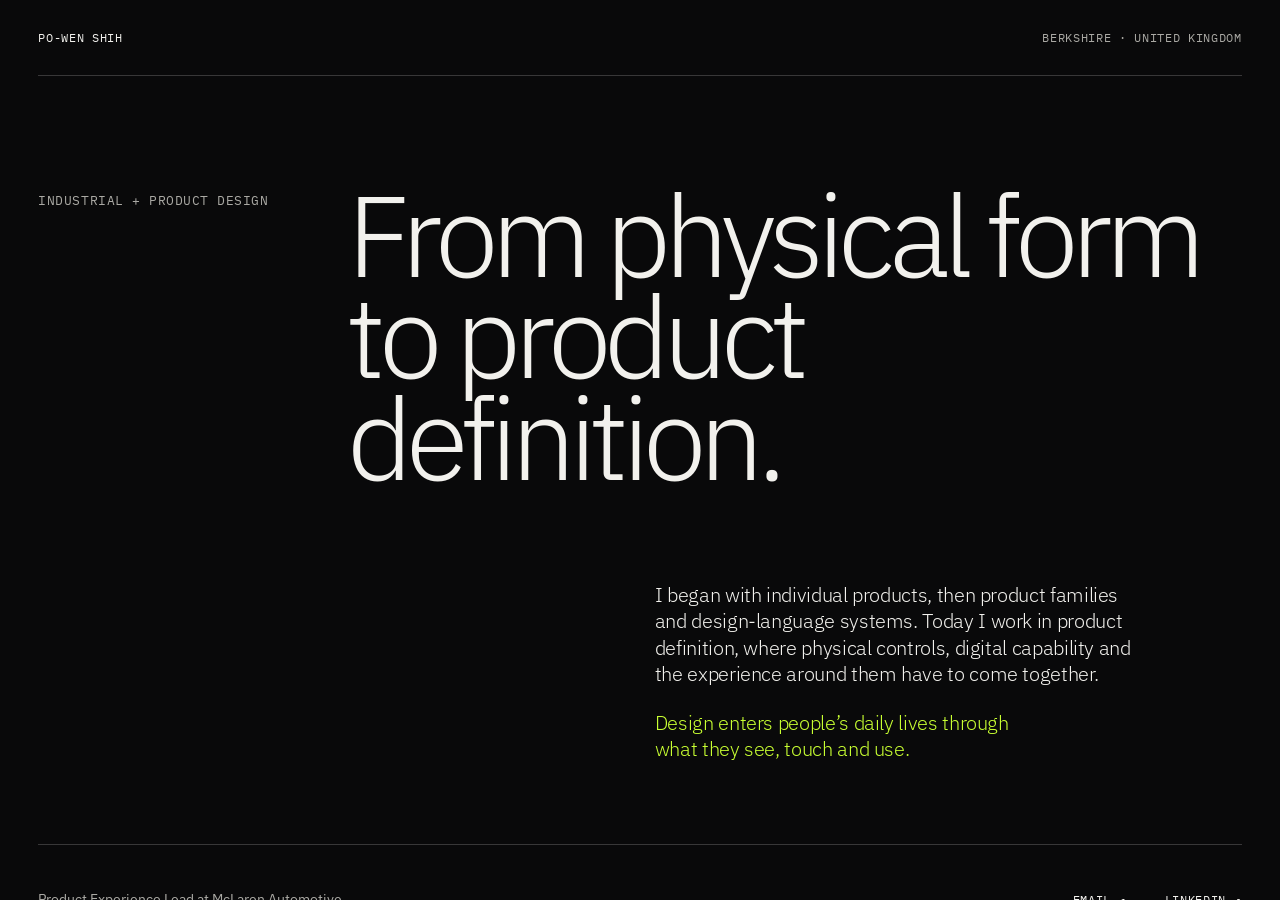
<file: po/index.html>
<!doctype html>
<html lang="en">
<head>
  <meta charset="utf-8">
  <meta name="viewport" content="width=device-width, initial-scale=1">
  <title>Po-Wen Shih — Portfolio moved</title>
  <meta name="robots" content="noindex, nofollow">
  <meta http-equiv="refresh" content="0; url=/">
  <link rel="canonical" href="https://hellopowen.github.io/">
</head>
<body>
  <p>The portfolio now lives at <a href="/">hellopowen.github.io</a>.</p>
</body>
</html>
</file>
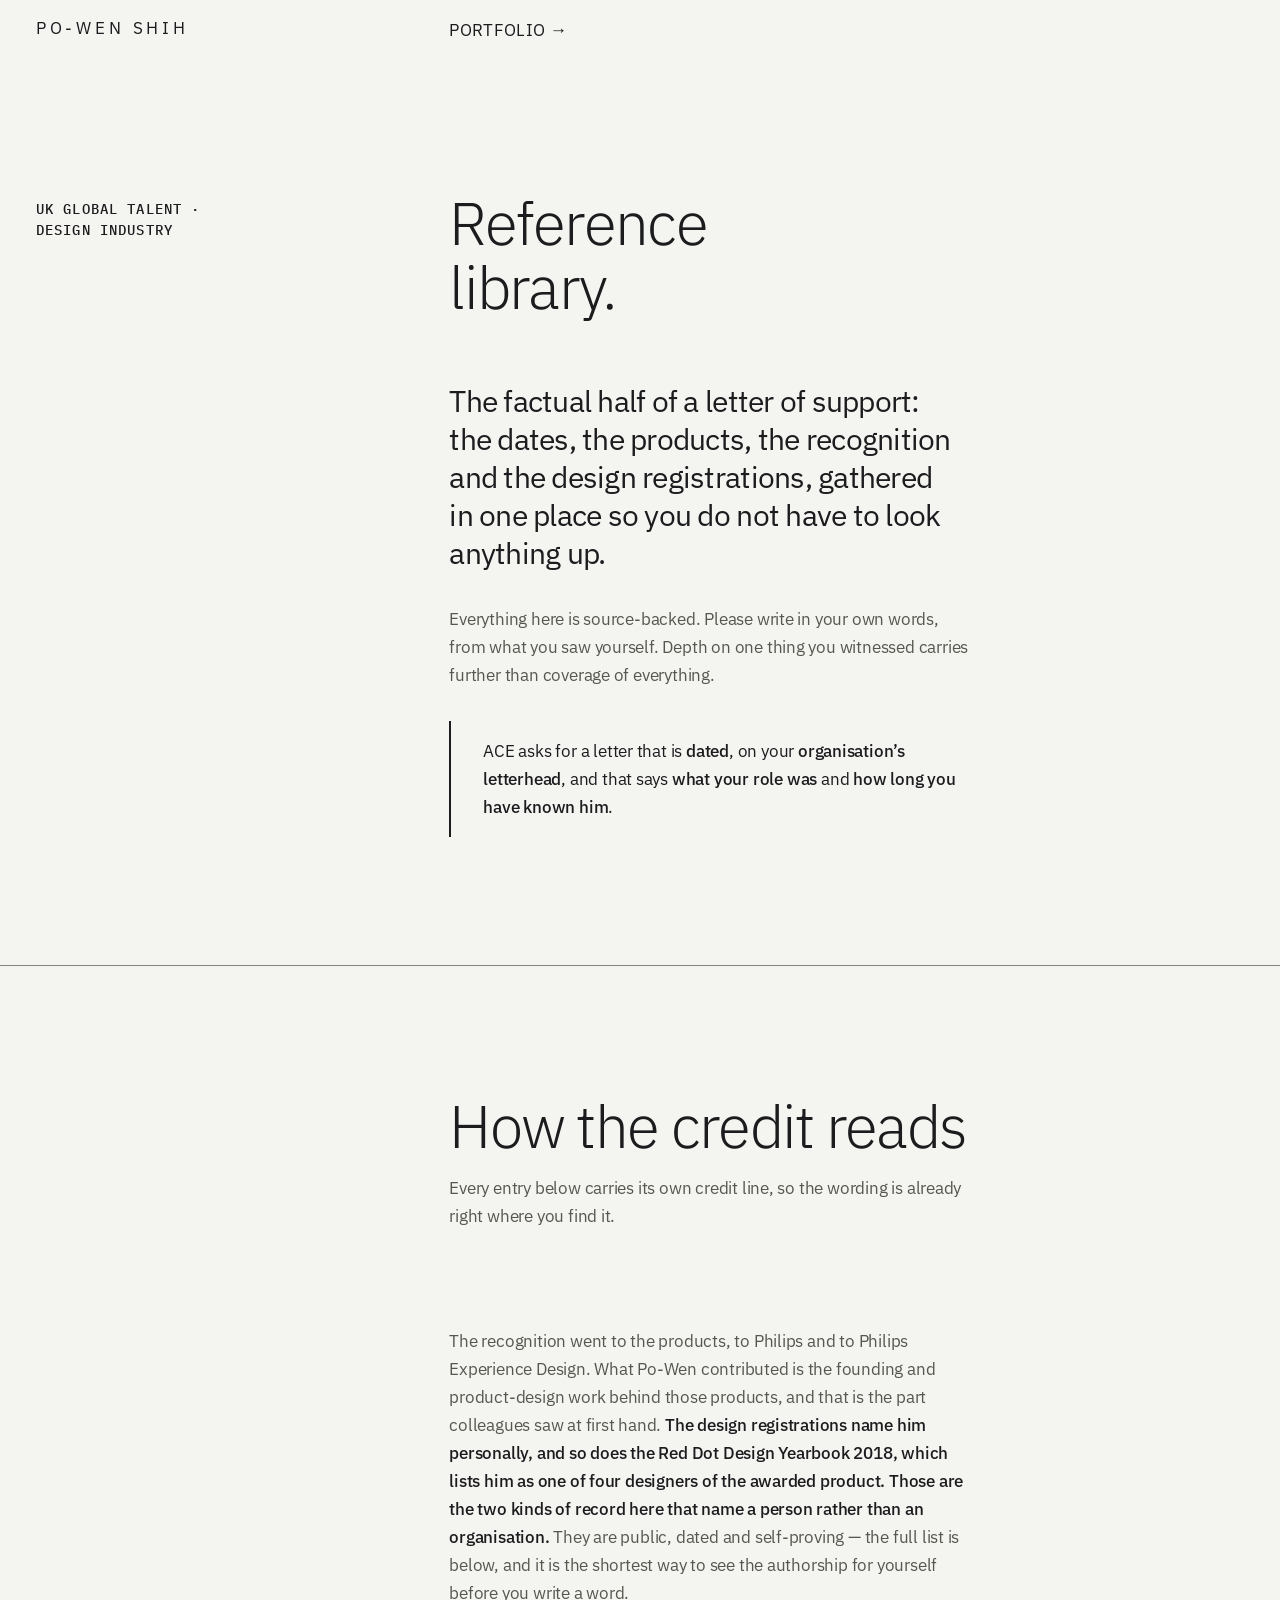
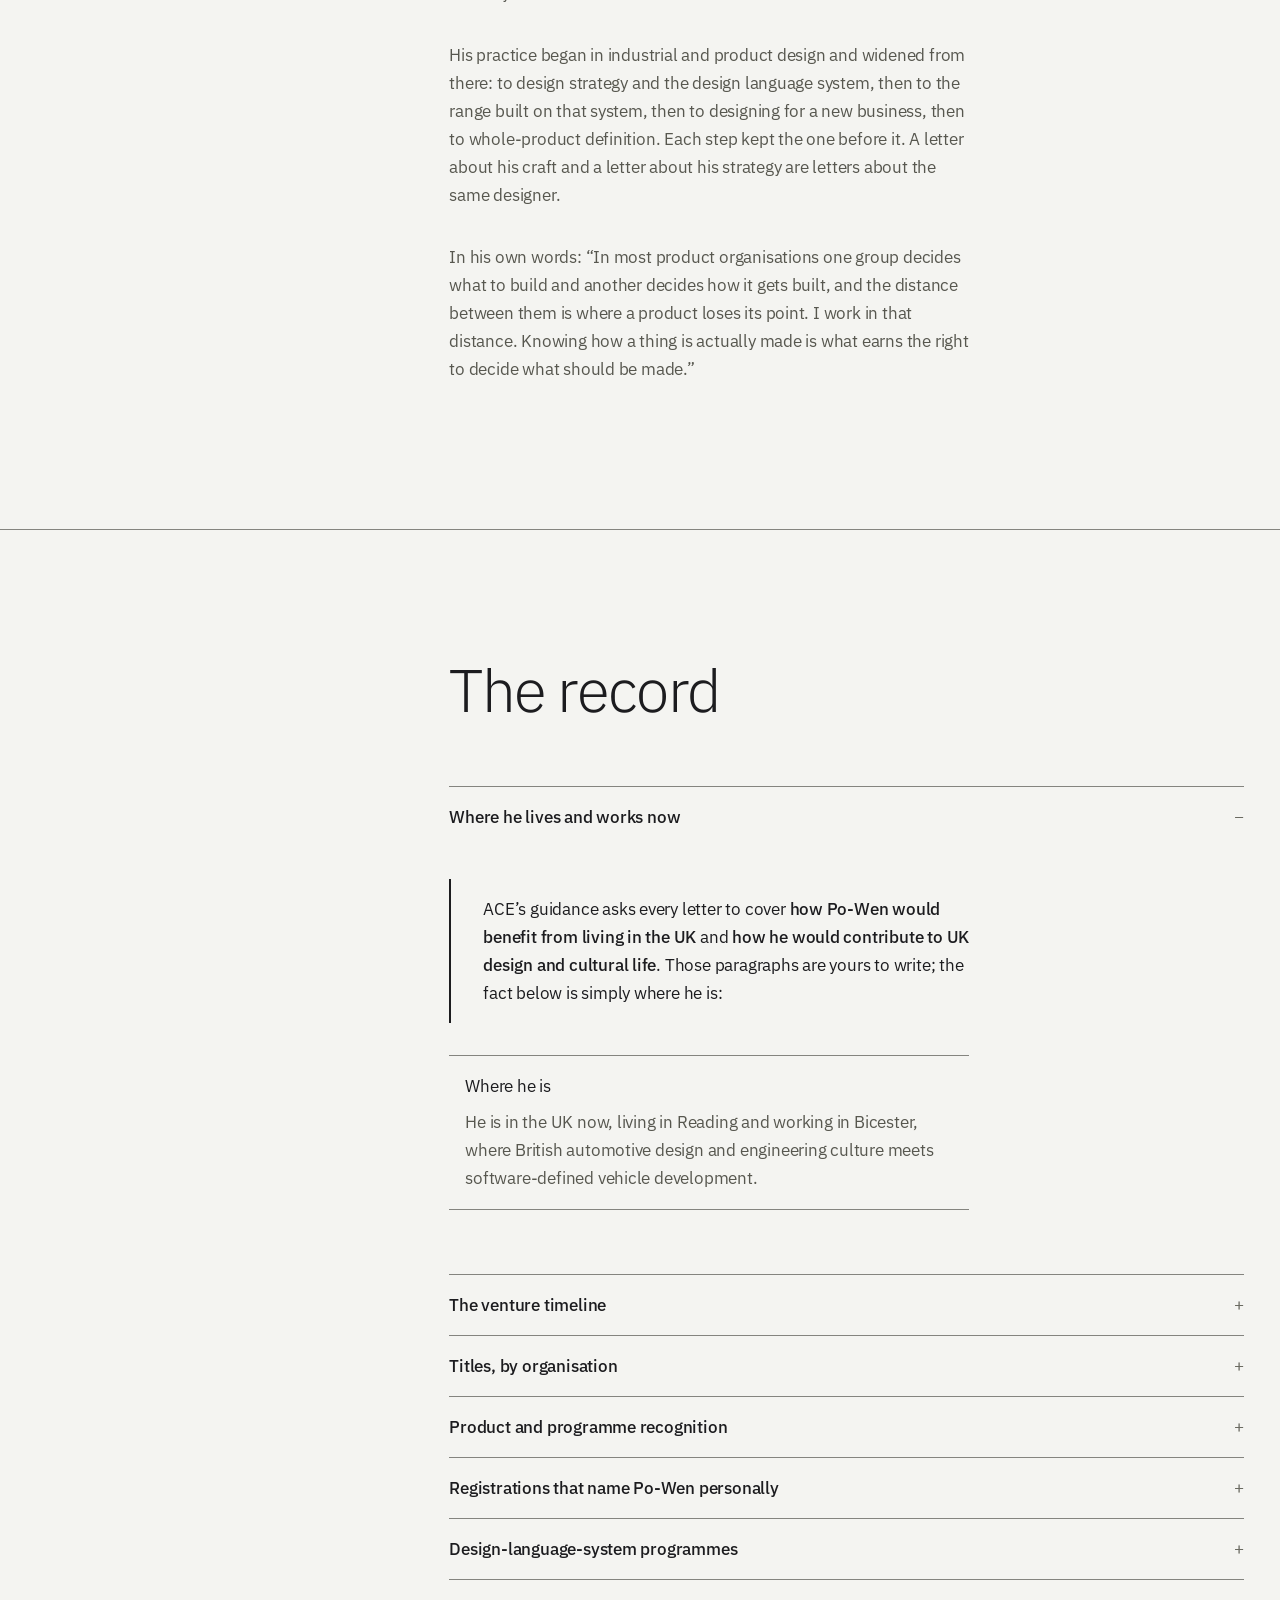
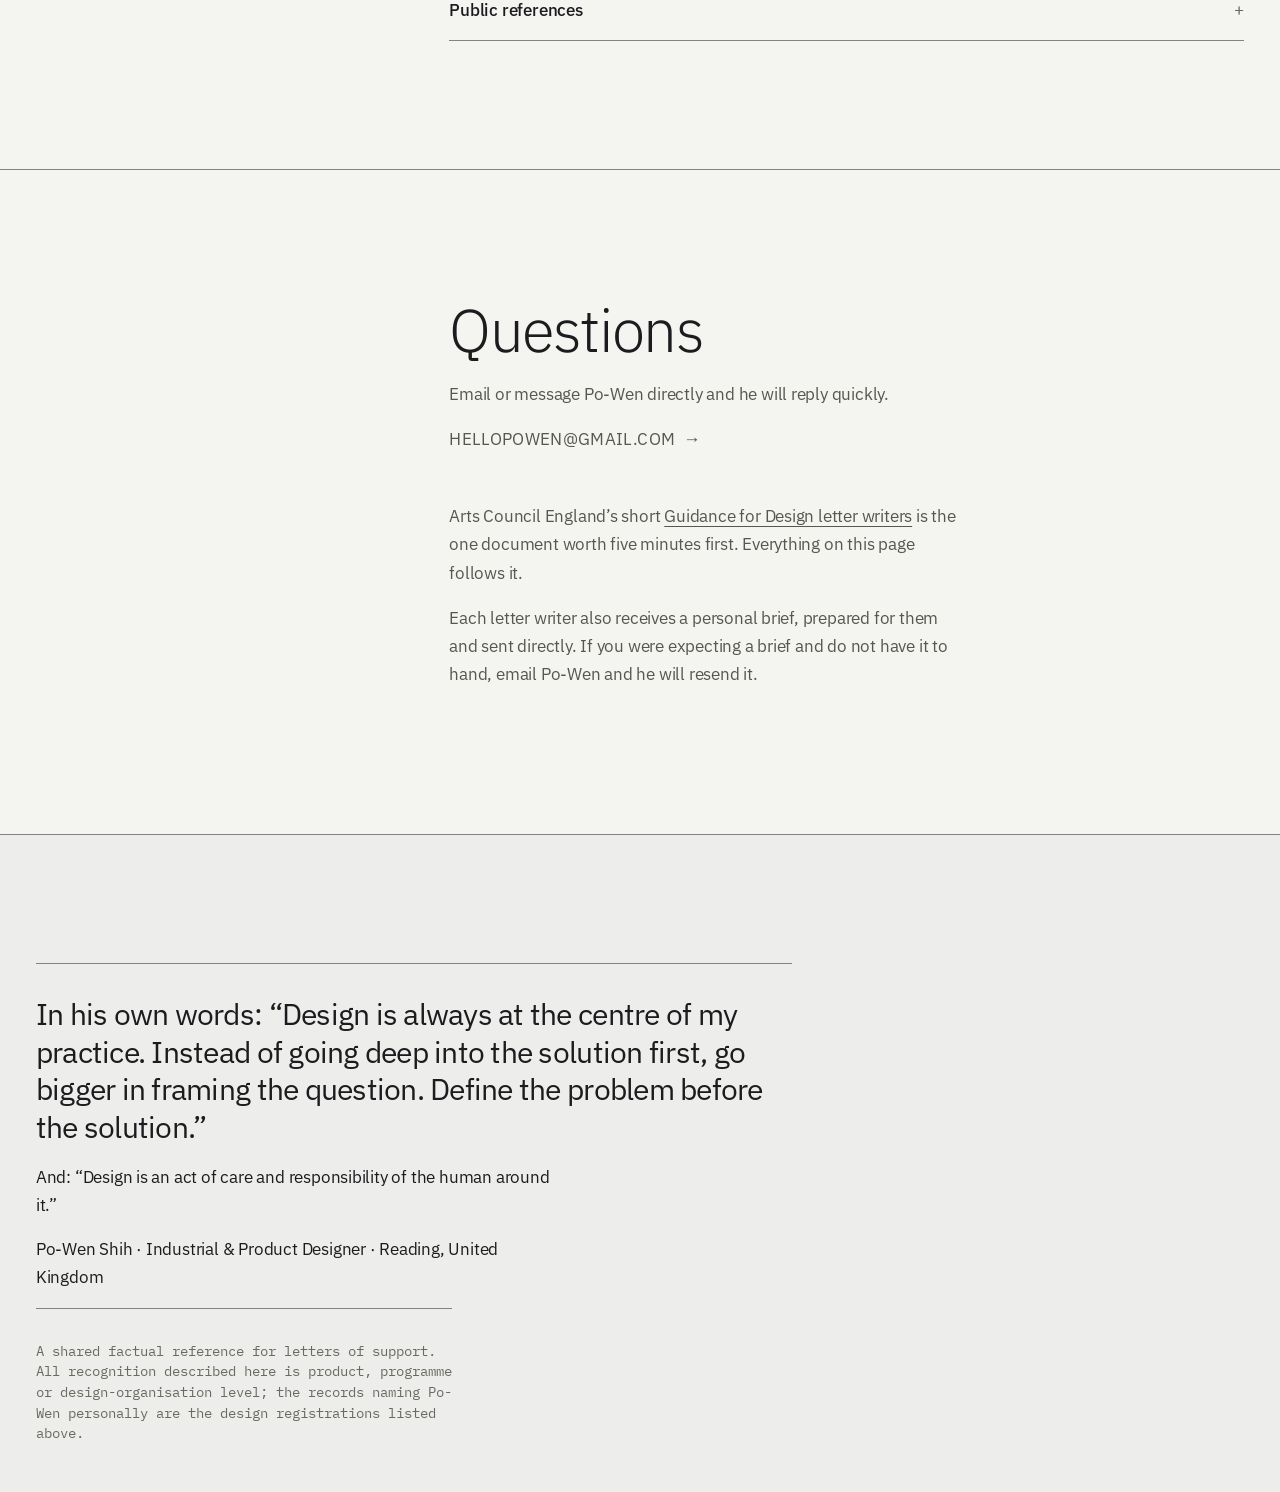
<file: poref/index.html>
<!DOCTYPE html>
<html lang="en">
<head>
<meta charset="UTF-8">
<meta name="viewport" content="width=device-width, initial-scale=1, viewport-fit=cover">
<title>Reference library &mdash; Po-Wen Shih</title>
<meta name="description" content="A factual reference for letters of support: the timeline, the product and programme recognition, the design registrations naming Po-Wen Shih as creator, and UK context.">
<meta name="author" content="Po-Wen Shih">
<meta name="robots" content="noindex, nofollow">
<meta name="googlebot" content="noindex, nofollow">
<meta name="theme-color" content="#f4f4f1" media="(prefers-color-scheme: light)">
<meta name="theme-color" content="#1c1c1f" media="(prefers-color-scheme: dark)">
<link rel="canonical" href="https://hellopowen.github.io/poref/">
<meta property="og:type" content="website">
<meta property="og:title" content="Reference library &mdash; Po-Wen Shih">
<meta property="og:description" content="The factual half of a letter of support: dates, products, recognition and design registrations, gathered in one place.">
<meta property="og:url" content="https://hellopowen.github.io/poref/">
<link rel="icon" href="data:image/svg+xml,%3Csvg xmlns='http://www.w3.org/2000/svg' viewBox='0 0 64 64'%3E%3Crect width='64' height='64' rx='14' fill='%230b0b0d'/%3E%3Ctext x='32' y='47' font-family='Arial, sans-serif' font-size='42' font-weight='normal' fill='%23f0f0ee' text-anchor='middle'%3EP%3C/text%3E%3C/svg%3E">

<link rel="stylesheet" href="assets/css/site.css">
</head>
<body>

<!-- Name-free reference library. Carries no referee names and no reader-specific
     content of any kind. noindex, and no JavaScript by design: a page that
     cannot reveal anything is a stronger guarantee than a page configured not to. -->

<a class="skip" href="#main">Skip to content</a>

<header class="site-head">
  <div class="wrap bar">
    <a class="mark" href="#top">Po-Wen Shih</a>
    <span class="bar-end">
      <a class="cta cta--bar" href="https://hellopowen.github.io/">Portfolio <span class="arw">&rarr;</span></a>
    </span>
  </div>
</header>

<main id="main" tabindex="-1">
  <span id="top"></span>

  <section class="hero">
    <div class="wrap">
      <p class="label label--accent">UK Global Talent &middot; Design Industry</p>
      <h1 class="display">Reference<br>library.</h1>
      <p class="lede">
        The factual half of a letter of support: the dates, the products, the
        recognition and the design registrations, gathered in one place so you do
        not have to look anything up.
      </p>
      <p class="hero-note">
        Everything here is source-backed. Please write in your own words, from
        what you saw yourself. Depth on one thing you witnessed carries further
        than coverage of everything.
      </p>
      <p class="ask">
        ACE asks for a letter that is <strong>dated</strong>, on your
        <strong>organisation&rsquo;s letterhead</strong>, and that says
        <strong>what your role was</strong> and <strong>how
        long you have known him</strong>.
      </p>
    </div>
  </section>

  <section class="block" id="credit">
    <div class="wrap">
      <h2 class="display">How the credit reads</h2>
      <p class="sub">Every entry below carries its own credit line, so the wording is already right where you find it.</p>
      <p class="muted" style="margin-top:var(--s4)">
        The recognition went to the products, to Philips and to Philips
        Experience Design. What Po-Wen contributed is the founding and
        product-design work behind those products, and that is the part
        colleagues saw at first hand. <strong>The design registrations name him personally, and so does the Red Dot Design Yearbook 2018, which lists him as one of four designers of the awarded product. Those are the two kinds of record here that name a person rather than an organisation.</strong>
        They are public, dated and self-proving &mdash; the full list is below, and it is the shortest way
        to see the authorship for yourself before you write a word.
      </p>
      <p class="muted" style="margin-top:var(--s2)">
        His practice began in industrial and product design and widened from
        there: to design strategy and the design language system, then to the
        range built on that system, then to designing for a new business, then to
        whole-product definition. Each step kept the one before it. A
        letter about his craft and a letter about his strategy are letters about
        the same designer.
      </p>
      <p class="muted" style="margin-top:var(--s2)">
        In his own words: &ldquo;In most product organisations one group decides
        what to build and another decides how it gets built, and the distance
        between them is where a product loses its point. I work in that distance.
        Knowing how a thing is actually made is what earns the right to decide
        what should be made.&rdquo;
      </p>
    </div>
  </section>

  <section class="block" id="library">
    <div class="wrap">
      <h2 class="display">The record</h2>

      <details id="uk" open>
        <summary><h3>Where he lives and works now</h3></summary>
        <div class="inner">
          <p class="ask">
            ACE&rsquo;s guidance asks every letter to cover <strong>how Po-Wen would benefit
            from living in the UK</strong> and <strong>how he would contribute to UK design and
            cultural life</strong>. Those paragraphs are yours to write; the fact below is
            simply where he is:
          </p>
          <ul class="dash" role="list">
            <li><div><b>Where he is</b><span>He is in the UK now, living in Reading and working in Bicester, where British automotive design and engineering culture meets software-defined vehicle development.</span></div></li>
          </ul>
        </div>
      </details>

      <details>
        <summary><h3>The venture timeline</h3></summary>
        <div class="inner">
          <ul class="dash" role="list">
            <li><div><b>Sep 2016</b><span>Joins Philips Experience Design Shanghai as product design consultant.</span></div></li>
            <li><div><b>2017</b><span>Initiates and leads design of the Intelligent Mask intrapreneurial venture: user-need research, experience workshops, benchmarking, product-system architecture.</span></div></li>
            <li><div><b>2018</b><span>First-generation Fresh Air Mask development. Led the Product Design Language System for Philips Air and Homecare categories in 2018.</span></div></li>
            <li><div><b>2019</b><span>Served as one of the global lead designers for the Global Domestic Appliances Product Design Language System in 2019.</span></div></li>
            <li><div><b>Jan 2020</b><span>Fresh Air Mask Series 6000 goes on sale in China, three months before his departure. Philips&rsquo; own product page records the 3D facial contour as derived from 23,000 Chinese face measurements.</span></div></li>
            <li><div><b>Mar 2020</b><span>Leaves Philips.</span></div></li>
            <li><div><b>Oct 2020</b><span>Dutch Design Week 2020. Philips presents the Fresh Air Mask; the official page and documentary name Po-Wen Shih as Senior Product Designer.</span></div></li>
            <li><div><b>Oct 2020</b><span>Philips launches the Urban Living air-purifier range, the range his 2018 design language system was built for.</span></div></li>
            <li><div><b>2021</b><span>Re-engaged as an independent consultant through the separation of Philips Domestic Appliances
        into Versuni, translating the global design language into products for the incoming
        organisation &mdash; among them a multifunctional cooker. The 2019 system had been issued as a
        Domestic Appliances document in 2020 under the title <em>Harmonized Home</em><br><br>The mask, meanwhile, was drawn for pollution and adopted for a pandemic. In 2021 it was
        sized down into a Kids version, and in 2022 it continued as the Fresh Air Mask Lite. Both
        launched after his March 2020 departure, and the colleagues who carried the programme on
        made those variants. In his own words: &ldquo;That a thing made for everyday air became something people chose to protect their families with is the part of my career I am proudest of.&rdquo;</span></div></li>
          </ul>
        </div>
      </details>

      <details>
        <summary><h3>Titles, by organisation</h3></summary>
        <div class="inner">
          <ul class="dash" role="list">
            <li><div><b>Philips Experience Design</b><span class="when">Shanghai, 2016&ndash;2020, and the consultancies &middot; Product designer</span><span>In Philips Design the product designer is the integrating role: everything lands in the product: its final look, and its final decisions. Po-Wen was the designer people came to for the Air category.</span></div></li>
            <li><div><b>IOOOIOCREATIVE</b><span class="when">Shanghai, April 2020 &ndash; April 2023 &middot; Founder and design director</span><span>His own studio. Manufactured hardware for consumer and industrial clients, and a return to Philips Domestic Appliances &mdash; contracted through its new owner in 2021 &mdash; to apply the design language he had written to categories Philips had not made before. The company closed in October 2023.</span></div></li>
            <li><div><b>KISKA</b><span class="when">product experience design, Shanghai, 2023 &middot; Senior design manager</span><span>Built and led the product-experience design capability, covering research, product and innovation consulting, and was part of the local management team.</span></div></li>
            <li><div><b>Forseven &middot; McLaren Automotive</b><span class="when">2024&ndash;2025 and 2025&ndash;, both in Bicester &middot; Product definition</span><span>Whole-product definition and product requirements on vehicle programmes.</span></div></li>
          </ul>
        </div>
      </details>

      <details>
        <summary><h3>Product and programme recognition</h3></summary>
        <div class="inner">
          <ul class="dash dash--awards" role="list">
            <li><div><b>Air Purifier &middot; Red Dot Best of the Best 2018</b><span>Po-Wen Shih is named in the Red Dot Design Yearbook 2018 as one of four designers of the awarded product, Philips Design Shanghai. Philips 2-in-1 Air Purifier and Humidifier received Red Dot Best of the Best 2018, with Po-Wen Shih also named in a public Philips acknowledgement.</span></div></li>
            <li><div><b>Air Purifier &middot; iF Design Award 2018</b><span>Philips 2-in-1 Air Purifier and Humidifier received iF Design Award 2018, credited to Philips Design / Philips Design Air team, during Po-Wen&rsquo;s tenure at Philips Experience Design Shanghai, where he led the Air Product Design Language System.</span></div></li>
            <li><div><b>Air Purifier &middot; iF Design Award 2020</b><span>Philips Air Purifier Series 3000i/4000i received iF Design Award 2020, credited to Philips Experience Design. Announced after Po-Wen&rsquo;s March 2020 departure.</span></div></li>
            <li><div><b>Fresh Air Mask family</b><span>Fresh Air Mask programme products received Red Dot Best of the Best, iF and DFA awards in 2022 (Fresh Air Mask Lite); iF, Red Dot, DFA and Successful Design Awards in 2021 (Kids Fresh Air Mask); and iF, DFA and Successful Design Awards in 2020 (Series 6000). All were credited to Philips Experience Design. Po-Wen Shih was the product designer in the eight-person founding venture team, working from the 2017 pitch through the January 2020 launch. The Fresh Air Mask Lite received Red Dot Best of the Best 2022, after his departure; the colleagues who made the variants hold that recognition.</span></div></li>
            <li><div><b>Domestic Appliances &middot; iF Design Award 2022</b><span>The Philips All-in-One Cooker 3000 Series received an iF Design Award in 2022, credited to Philips. Po-Wen&rsquo;s contribution came in the early advanced-development phase, in 2019: he set the usability of the exhale and steam pressure-release system, and the front taper that made room for the full-function enlarged front interaction panel, together the core design archetype the product carries.</span></div></li>
          </ul>
        </div>
      </details>

      <details>
        <summary><h3>Registrations that name Po-Wen personally</h3></summary>
        <div class="inner">
          <p class="panel-stand">
            Named as creator, designer or inventor on <span class="fig">31</span> design registration
            records across four registration systems, the United States, the WIPO
            Hague international register, Taiwan and Malaysia, and one of three
            named co-inventors on a China utility model. <strong>Three of these
            registrations have effect in the United Kingdom.</strong>
          </p>
          <div class="scroll" tabindex="0" role="region" aria-labelledby="rec-cap-ref">
            <table>
              <caption class="vh" id="rec-cap-ref">Design registration records naming Po-Wen Shih as creator, designer or inventor</caption>
              <thead><tr><th scope="col">Record</th><th scope="col">Product</th><th scope="col">Inventor / Creator / Designer</th><th scope="col" class="num">Counted as records</th></tr></thead>
              <tbody>
                <tr><td>US design patent USD879,273&nbsp;S<br><span class="when">Filed 2018 &middot; granted 2020</span></td><td>2-in-1 Air Purifier with Humidifier, the Red Dot Best of the Best 2018 product</td><td>Inventor: Po Wen Shih</td><td class="num">1</td></tr>
                <tr class="tr--uk"><td>WIPO Hague DM/202563 &middot; DM/202564<br><span class="when">Registered 2019 &middot; <strong>United Kingdom</strong> sole designated territory</span></td><td>Air purifier</td><td>Creator: Po Wen SHIH</td><td class="num">2</td></tr>
                <tr><td>WIPO Hague DM/205054<br><span class="when">2019 family</span></td><td>Air Mask &middot; Fan for Air Mask</td><td>Creator: Po Wen SHIH</td><td class="num">1</td></tr>
                <tr class="tr--uk"><td>WIPO Hague DM/205058<br><span class="when">2019 family &middot; granted design protection in the <strong>United Kingdom</strong>, renewed to 2029</span></td><td>Air Mask &middot; Fan for Air Mask</td><td>Creator: Po Wen SHIH</td><td class="num">1</td></tr>
                <tr><td>WIPO Hague DM/205245<br><span class="when">Registered 2019 &middot; JP/KR/SG/TR designated</span></td><td>Breathing Mask, 5 designs</td><td>Creator: Po Wen SHIH</td><td class="num">1</td></tr>
                <tr><td>Malaysia MY&nbsp;19-00970-0101<br><span class="when">Filed 2019 &middot; registered 2022</span></td><td>Graphical user interfaces for air purifier</td><td>Creator: PO WEN SHIH &middot; holder: Versuni Holding B.V.</td><td class="num">1</td></tr>
                <tr><td>Malaysia MY&nbsp;19-00971 &middot; -00972 &middot; -00973 &middot; -00974 &middot; -00976 &middot; -00977 &middot; -00978<br><span class="when">Filed 2019 &middot; registered 2021&ndash;2023</span></td><td>Air purifiers (5) and their graphical user interfaces (2)</td><td>Creator: PO WEN SHIH &middot; holder: Versuni Holding B.V.</td><td class="num">7</td></tr>
                <tr><td>China utility model CN211461836U<br><span class="when">2020</span></td><td>Mask shell <span lang="zh-Hans">面罩壳体</span></td><td><span lang="zh-Hans">施博文</span>, one of three named co-inventors</td><td class="num">&mdash;</td></tr>
                <tr><td>Malaysia MY&nbsp;20-00020-0110 &ndash; 20-00029-1010<br><span class="when">2020 family</span></td><td>Air mask &middot; fan for air mask</td><td>Creator: PO WEN SHIH &middot; holder: Koninklijke Philips N.V.</td><td class="num">10</td></tr>
                <tr><td>Taiwan TWD208643S &ndash; TWD209815S<br><span class="when">2020&ndash;2021</span></td><td><span lang="zh-Hant">空氣面罩</span> Air mask &middot; fan for air mask, 7 records</td><td>Designer: <span lang="zh-Hant">施博文</span> / SHIH, PO WEN</td><td class="num">7</td></tr>
              </tbody>
              <tfoot>
                <tr><td colspan="3">Thirty-one in total.</td><td class="num">31</td></tr>
              </tfoot>
            </table>
          </div>
          <dl class="facts facts--reg">
            <div>
              <dt>DM/205058</dt>
              <dd>holds granted design protection in the United Kingdom.</dd>
            </div>
            <div>
              <dt>DM/202563 and DM/202564</dt>
              <dd>name the United Kingdom as their sole designated territory, registered and renewed here.</dd>
            </div>
          </dl>
          <p class="fineprint">
            Po-Wen is named
            as their creator. Where a design is filed
            is the holder&rsquo;s commercial decision.
          </p>
          <p class="fineprint">
            The mask records are held by Koninklijke Philips N.V. The
            air-purifier and interface records sit with Versuni Holding B.V., the
            company formed from the Philips Domestic Appliances business. A
            record changes hands when a business does. The creator named on it
            stays the same.
          </p>
          <p class="fineprint">
            Counted as records: DM/205245 is one record covering five designs;
            the Malaysia 20-00020 to 20-00029 series is ten records; the Taiwan
            series is seven. The China utility model is not a
            design registration and is listed separately.
          </p>
        </div>
      </details>

      <details>
        <summary><h3>Design-language-system programmes</h3></summary>
        <div class="inner">
          <p class="fineprint" style="margin:0 0 var(--s2)">
            A product design language system is a strong, dynamic guideline that
            helps the brand experience be perceived, be felt, and be a benefit at
            every touchpoint a customer meets. It is dynamic because three things
            move: the brand, the customer and the context.
          </p>
          <ul class="dash" role="list">
            <li><div><b>Philips Air / Homecare, 2018</b><span>Led the Product Design Language System for Philips Air and Homecare categories in 2018. Urban Living was the pilot range. He worked with business, with engineering, with research and with the larger design team to investigate the next generation of product, and ran the workshops that produced three themes and synthesised them into one set of principles. The destination was better air and better quality of life.</span></div></li>
            <li><div><b>What it became</b><span>Philips launched the Urban Living range in October 2020, after his departure. Red Dot&rsquo;s 2021 citation for the AC3998 purifier describes a fabric panel along the front as conveying accessibility and friendliness; its 2023 citation for the Air Performer 7000 and 8000 Series describes the monolithic design where all functional elements are concealed. Both are colleagues&rsquo; products, carrying the archetype and the material decision he set.</span></div></li>
            <li><div><b>Global Domestic Appliances, 2019</b><span>Served as one of the global lead designers for the Global Domestic Appliances Product Design Language System in 2019. The system carried into the Versuni-era portfolio from 2021.</span></div></li>
            <li><div><b>Physical and digital under one authorship</b><span>Named as creator or designer in a Malaysia design registration for graphical user interface designs for air purifier products, held by Versuni Holding B.V. He is named the same way on the physical purifiers in that same family of registrations. At Philips the interface belongs to product design. That is why his name is on both.</span></div></li>
          </ul>
        </div>
      </details>

      <details>
        <summary><h3>Public references</h3></summary>
        <div class="inner">
          <ul class="links" role="list">
            <li><a href="https://www.philips.nl/a-w/about/news/archive/standard/about/news/articles/2020/20201007-philips-at-ddw-2020-de-echte-verhalen-achter-onze-design-er-s.html" target="_blank" rel="noopener"><span>Philips at Dutch Design Week 2020, names Po-Wen</span><span class="src">philips.nl &nearr;</span></a></li>
            <li><a href="https://www.youtube.com/watch?v=e07FOJEGlHQ" target="_blank" rel="noopener"><span>&ldquo;Philips Fresh Air Mask | Dutch Design Week 2020&rdquo;, the film opens with Po-Wen presenting the mask</span><span class="src">philips xd &nearr;</span></a></li>
            <li><a href="https://www.philips.co.uk/c-p/ACM067_01/series-6000-fresh-air-mask" target="_blank" rel="noopener"><span>Philips UK product page, Series 6000 Fresh Air Mask (ACM067/01)</span><span class="src">philips.co.uk &nearr;</span></a></li>
            <li><a href="https://youtu.be/V7lxPhb54qE" target="_blank" rel="noopener"><span>CIDA &ldquo;Design Sober&rdquo; talk, 2023, named, 29 min</span><span class="src">youtube &nearr;</span></a></li>
            <li><a href="https://hidw.com.cn/activity/inner.aspx?id=10002626" target="_blank" rel="noopener"><span>Hebei International Industrial Design Week 2023, named speaker</span><span class="src">hidw.com.cn &nearr;</span></a></li>
            <li><a href="https://hellopowen.github.io/" target="_blank" rel="noopener"><span>Po-Wen&rsquo;s portfolio, if you would like to see the work</span><span class="src">hellopowen.github.io &nearr;</span></a></li>
          </ul>
          <p class="fineprint">
            Po-Wen&rsquo;s full CV, and where relevant a period portfolio deck,
            are sent directly alongside the personal brief.
          </p>
        </div>
      </details>
    </div>
  </section>

  <section class="block" id="questions">
    <div class="wrap">
      <h2 class="display">Questions</h2>
      <p class="muted">
        Email or message Po-Wen directly and he will reply quickly.
      </p>
      <p><a class="cta" href="mailto:hellopowen@gmail.com">hellopowen@gmail.com <span class="arw">&rarr;</span></a></p>
      <p class="muted" style="margin-top:var(--s4)">
        Arts Council England&rsquo;s short
        <a href="https://www.artscouncil.org.uk/media/25112/download?attachment" target="_blank" rel="noopener">Guidance for Design letter writers</a>
        is the one document worth five minutes first. Everything on this page
        follows it.
      </p>
      <p class="muted">
        Each letter writer also receives a personal brief, prepared for them and
        sent directly. If you were expecting a brief and do not have it to hand,
        email Po-Wen and he will resend it.
      </p>
    </div>
  </section>
</main>

<footer class="site-foot">
  <div class="wrap">
    <p>
      In his own words: &ldquo;Design is always at the centre of my practice.
      Instead of going deep into the solution first, go bigger in framing the
      question. Define the problem before the solution.&rdquo;
    </p>
    <p>
      And: &ldquo;Design is an act of care and responsibility of the human around
      it.&rdquo;
    </p>
    <p>Po-Wen Shih &middot; Industrial &amp; Product Designer &middot; Reading, United Kingdom</p>
    <p class="fine">
      A shared factual reference for letters of support. All recognition
      described here is product, programme or design-organisation level; the
      records naming Po-Wen personally are the design registrations listed above.
    </p>
  </div>
</footer>

</body>
</html>
</file>
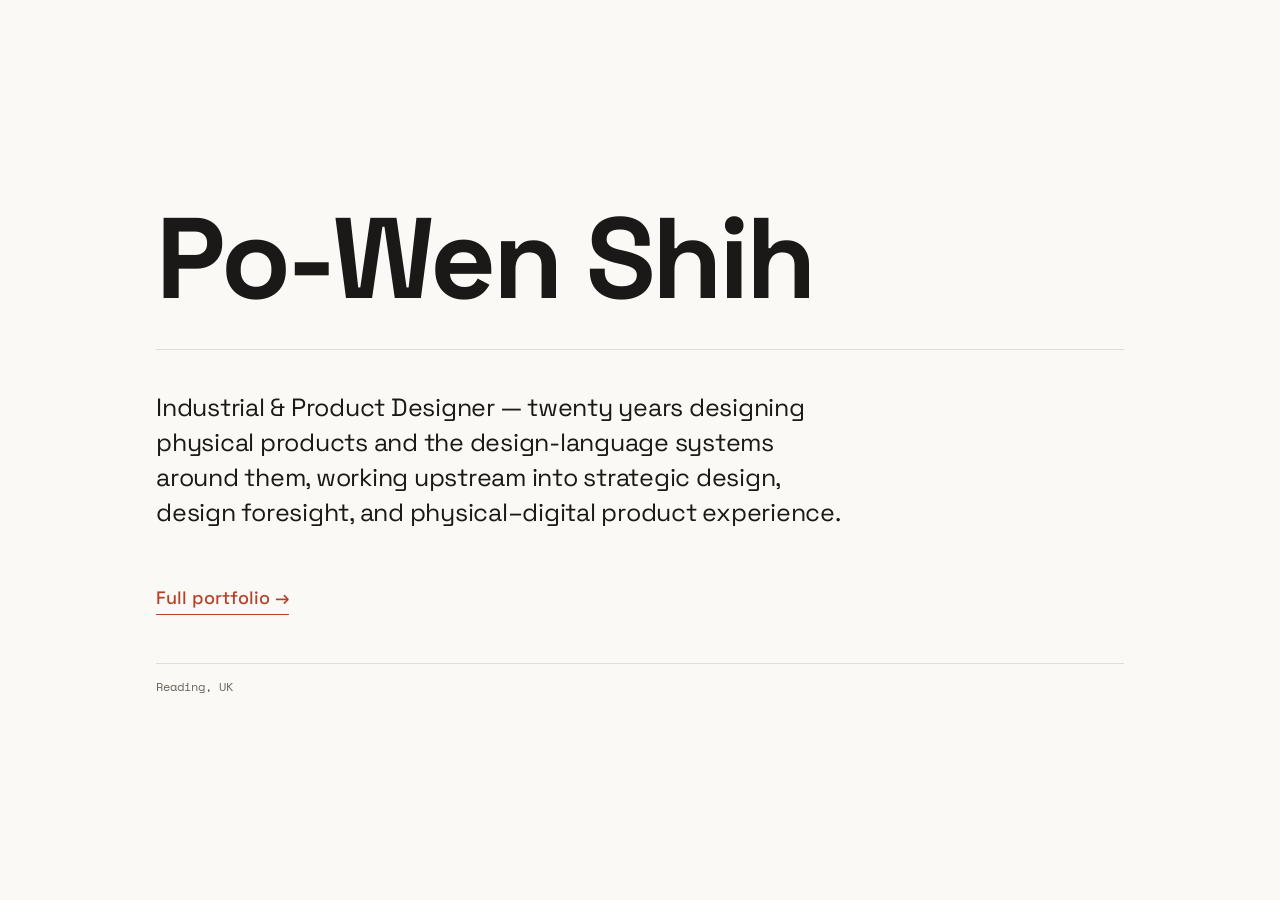
<file: root/index.html>
<!DOCTYPE html>
<html lang="en">
<head>
<meta charset="UTF-8">
<meta name="viewport" content="width=device-width, initial-scale=1, viewport-fit=cover">
<title>Po-Wen Shih — Industrial &amp; Product Designer</title>
<meta name="description" content="Po-Wen Shih, industrial and product designer — twenty years designing physical products and the design-language systems around them. Reading, UK.">
<meta name="author" content="Po-Wen Shih">
<meta name="theme-color" content="#faf9f6" media="(prefers-color-scheme: light)">
<meta name="theme-color" content="#161412" media="(prefers-color-scheme: dark)">
<link rel="canonical" href="https://hellopowen.github.io/">
<meta property="og:type" content="website">
<meta property="og:title" content="Po-Wen Shih — Industrial &amp; Product Designer">
<meta property="og:description" content="Industrial and product designer — twenty years designing physical products and the design-language systems around them.">
<meta property="og:url" content="https://hellopowen.github.io/">
<meta property="og:image" content="https://hellopowen.github.io/assets/img/og-card.png">
<meta property="og:image:width" content="1200">
<meta property="og:image:height" content="630">
<meta property="og:image:alt" content="Po-Wen Shih — Industrial &amp; Product Designer">
<link rel="icon" href="data:image/svg+xml,%3Csvg xmlns='http://www.w3.org/2000/svg' viewBox='0 0 64 64'%3E%3Crect width='64' height='64' rx='14' fill='%23b5432a'/%3E%3Ctext x='32' y='47' font-family='Arial Narrow, Arial, sans-serif' font-size='42' font-weight='bold' fill='%23f2efe9' text-anchor='middle'%3EP%3C/text%3E%3C/svg%3E">

<link rel="preconnect" href="https://fonts.googleapis.com">
<link rel="preconnect" href="https://fonts.gstatic.com" crossorigin>
<link rel="stylesheet" href="https://fonts.googleapis.com/css2?family=Space+Grotesk:wght@400;500;700&amp;family=Space+Mono&amp;display=swap">
<link rel="stylesheet" href="assets/css/site.css">
<style>
/* landing-only: one quiet viewport, ruled like an index card */
.landing{ min-height:100svh; display:flex; align-items:center; }
.landing .wrap{ width:100%; padding-block:clamp(52px,10vw,104px); }
.landing .display{ border-bottom:1px solid var(--rule); padding-bottom:clamp(20px,4vw,36px); }
.landing .lede{ max-width:44ch; }
.landing .meta{ border-top:1px solid var(--rule); padding-top:14px; margin-top:clamp(28px,5vw,48px); }
</style>
</head>
<body>

<main class="landing" id="main">
  <div class="wrap">
    <h1 class="display">Po‑Wen Shih</h1>
    <p class="lede">Industrial &amp; Product Designer &mdash; twenty years designing physical
    products and the design-language systems around them, working upstream into
    strategic design, design foresight, and physical&ndash;digital product experience.</p>
    <p><a class="cta" href="https://hellopowen.github.io/po/">Full portfolio <span class="arw">&rarr;</span></a></p>
    <p class="meta">Reading, UK</p>
  </div>
</main>

</body>
</html>
</file>
<file: assets/css/landing.css>
@font-face{font-family:"IBM Plex Sans";src:url("../portfolio/fonts/ibm-plex-sans-latin-300-normal.woff2") format("woff2");font-style:normal;font-weight:300;font-display:swap}
@font-face{font-family:"IBM Plex Sans";src:url("../portfolio/fonts/ibm-plex-sans-latin-400-normal.woff2") format("woff2");font-style:normal;font-weight:400;font-display:swap}
@font-face{font-family:"IBM Plex Mono";src:url("../portfolio/fonts/ibm-plex-mono-latin-400-normal.woff2") format("woff2");font-style:normal;font-weight:400;font-display:swap}

:root{--ground:#09090a;--ink:#f2f1ed;--muted:#aaa9a4;--signal:#c8ff32;--edge:clamp(20px,3vw,48px)}
*{box-sizing:border-box}
html{background:var(--ground)}
body{margin:0;background:var(--ground);color:var(--ink);font-family:"IBM Plex Sans",Arial,sans-serif;font-weight:300;-webkit-font-smoothing:antialiased}
a{color:inherit;text-decoration:none;transition:color .2s ease}
a:hover,a:focus-visible{color:var(--signal)}
main{min-height:100svh;padding:0 var(--edge);display:grid;grid-template-rows:auto 1fr auto}
header,footer{min-height:76px;display:flex;align-items:center;justify-content:space-between;gap:24px;font:clamp(12px,.82vw,14px)/1.3 "IBM Plex Mono",monospace;letter-spacing:.055em;text-transform:uppercase}
header{border-bottom:1px solid rgba(242,241,237,.2)}
header span{color:var(--muted)}
.identity{font-weight:400}
.intro{align-self:end;padding:clamp(80px,12vh,150px) 0 clamp(60px,9vh,110px);display:grid;grid-template-columns:repeat(12,1fr);gap:clamp(18px,2.3vw,36px)}
.eyebrow{grid-column:1/4;margin:8px 0 0;color:var(--muted);font:clamp(13px,.9vw,15px)/1.4 "IBM Plex Mono",monospace;letter-spacing:.04em}
h1{grid-column:4/13;margin:0;font-size:clamp(54px,9vw,154px);font-weight:300;line-height:.88;letter-spacing:-.06em}
.statement{grid-column:7/12;margin:clamp(34px,5vw,70px) 0 0;max-width:40ch;font-size:clamp(19px,1.55vw,27px);line-height:1.34;letter-spacing:-.018em}
.statement p{margin:0}
.statement .closing{margin-top:1.1em;color:var(--signal);max-width:31ch}
footer{min-height:110px;border-top:1px solid rgba(242,241,237,.2)}
footer p{margin:0;color:var(--muted);text-transform:none;letter-spacing:0;font-family:"IBM Plex Sans",Arial,sans-serif;font-size:clamp(14px,1vw,17px)}
footer nav{display:flex;gap:clamp(22px,3vw,46px)}
@media(max-width:760px){
  header{align-items:flex-start;padding:22px 0}header span{max-width:12ch;text-align:right}
  .intro{display:block;align-self:center;padding:72px 0}
  .eyebrow{margin:0 0 24px}
  h1{font-size:clamp(50px,15vw,86px);line-height:.91}
  .statement{margin:40px 0 0;max-width:28ch}
  footer{align-items:flex-end;padding:24px 0;flex-direction:column-reverse}
  footer p{align-self:flex-start}footer nav{align-self:flex-end}
}
@media(prefers-reduced-motion:reduce){*{scroll-behavior:auto!important}}
</file>
<file: assets/portfolio/css/site.css>
@font-face{font-family:"IBM Plex Sans";src:url("../fonts/ibm-plex-sans-latin-300-normal.woff2") format("woff2");font-style:normal;font-weight:300;font-display:swap}
@font-face{font-family:"IBM Plex Sans";src:url("../fonts/ibm-plex-sans-latin-400-normal.woff2") format("woff2");font-style:normal;font-weight:400;font-display:swap}
@font-face{font-family:"IBM Plex Sans";src:url("../fonts/ibm-plex-sans-latin-500-normal.woff2") format("woff2");font-style:normal;font-weight:500;font-display:swap}
@font-face{font-family:"IBM Plex Mono";src:url("../fonts/ibm-plex-mono-latin-400-normal.woff2") format("woff2");font-style:normal;font-weight:400;font-display:swap}

:root{
  --ink:#f0efeb;
  --muted:#b2b1ac;
  --ground:#0b0b0c;
  --panel:#0b0b0c;
  --panel-2:#0b0b0c;
  --paper:#e9e7e0;
  --paper-ink:#161616;
  --signal:#c8ff32;
  --rule:rgba(240,239,235,.2);
  --edge:clamp(18px,2.4vw,38px);
  --gutter:clamp(18px,2.3vw,34px);
  --header:68px;
  --max:1600px;
}

*{box-sizing:border-box}
html{scroll-behavior:smooth;background:var(--ground)}
body{margin:0;background:var(--ground);color:var(--ink);font-family:"IBM Plex Sans",Arial,sans-serif;font-size:clamp(16px,1.14vw,20px);font-weight:300;line-height:1.45;-webkit-font-smoothing:antialiased}
a{color:inherit;text-decoration:none}
img{display:block;width:100%;height:auto;background:#1b1b1d}
p,h1,h2,ul{margin-top:0}
.mono{font-family:"IBM Plex Mono",monospace;font-size:clamp(13px,.9vw,15px);line-height:1.35;letter-spacing:.04em;text-transform:uppercase}
.skip{position:fixed;z-index:100;left:12px;top:12px;padding:10px 14px;background:var(--signal);color:#111;transform:translateY(-180%)}
.skip:focus{transform:none}

.site-header{position:fixed;z-index:20;inset:0 0 auto 0;height:var(--header);padding:0 var(--edge);display:flex;align-items:center;justify-content:space-between;background:linear-gradient(to bottom,rgba(11,11,12,.92),rgba(11,11,12,0));font-family:"IBM Plex Mono",monospace;text-transform:uppercase;letter-spacing:.055em;font-size:clamp(12px,.82vw,14px)}
.identity{display:flex;gap:15px;align-items:center}
.identity span{font-weight:500}
.identity small{color:var(--muted);font-size:inherit}
.site-header nav{display:flex;gap:clamp(14px,2.2vw,36px)}
.site-header a{transition:color .2s ease}
.site-header a:hover,.site-header a:focus-visible{color:var(--signal)}
.site-header.is-scrolled{background:rgba(11,11,12,.9);backdrop-filter:blur(12px)}

.hero{min-height:100svh;padding:calc(var(--header) + 24px) var(--edge) 5vh;display:grid;grid-template-columns:repeat(12,1fr);grid-template-rows:1fr auto auto auto;gap:var(--gutter);align-content:stretch;border-bottom:1px solid var(--rule)}
.hero-index{grid-column:1/4;grid-row:2;align-self:start;padding-top:.55em}
.hero h1{grid-column:5/13;grid-row:2;margin:0 0 clamp(30px,4.5vh,58px);font-size:clamp(54px,8vw,136px);font-weight:300;line-height:.96;letter-spacing:-.052em}
.hero-statement{grid-column:5/10;grid-row:3;max-width:700px;margin:0;font-size:clamp(22px,2.1vw,36px);line-height:1.2;letter-spacing:-.022em}
.down{grid-column:11/13;grid-row:4;align-self:end;margin-top:clamp(18px,3vh,30px);text-align:right;color:var(--muted)}

.work-grid{max-width:var(--max);margin:0 auto;padding:clamp(80px,13vw,210px) var(--edge);display:grid;grid-template-columns:2fr 1fr;gap:clamp(28px,5vw,76px);align-items:start}
.work-grid--second{grid-template-columns:1fr 2fr;padding-top:clamp(70px,10vw,150px)}
.work-grid--single{display:block;padding-top:clamp(70px,9vw,140px);padding-bottom:clamp(70px,9vw,140px)}
.work-grid--single .work-card{width:83.333%;margin-left:auto}
.work-card{position:relative;display:block}
.work-card--narrow{margin-top:clamp(80px,11vw,180px)}
.work-card img,.work-graphic{aspect-ratio:16/10;object-fit:cover;filter:saturate(.9);transition:filter .35s ease,transform .5s cubic-bezier(.2,.7,.2,1)}
.work-card--narrow img,.work-card--narrow .work-graphic{aspect-ratio:4/5;object-position:center}
.work-card:hover img,.work-card:hover .work-graphic{filter:saturate(1.08);transform:scale(1.01)}
.work-photo{position:relative;overflow:hidden;background:#1b1b1d}
.work-photo>img{width:100%;height:100%;object-fit:cover;object-position:center}
.work-photo--air>img{object-position:center;object-fit:cover;background:#fff}
.work-photo-label{position:absolute;z-index:1;left:14px;bottom:14px;max-width:calc(100% - 28px);padding:8px 10px;background:rgba(11,11,12,.78);color:#fff;font-size:clamp(10px,.72vw,12px)}
.work-meta{display:block;margin:13px 0 8px;color:var(--muted)}
.work-card h2{max-width:28ch;margin:0;font-size:clamp(19px,1.65vw,28px);font-weight:300;line-height:1.18;letter-spacing:-.02em}
.work-card h2 b{font-weight:500}
.work-hover{position:absolute;z-index:2;top:16px;right:16px;padding:9px 12px;background:var(--signal);color:#111;font:11px "IBM Plex Mono",monospace;text-transform:uppercase;opacity:0;transform:translateY(-5px);transition:.2s ease}
.work-card:hover .work-hover,.work-card:focus-visible .work-hover{opacity:1;transform:none}
.work-image-context{position:relative;overflow:hidden;aspect-ratio:16/10;background:#d4d5da}
.work-image-context img{width:100%;height:100%;aspect-ratio:auto;object-fit:cover;object-position:50% 58%}
.work-image-context--dim::after{content:"";position:absolute;z-index:1;inset:0;background:rgba(7,7,8,.4);pointer-events:none}
.work-image-context--designworks-craft img{object-position:center 48%;filter:saturate(.82) contrast(1.05)}
.work-image-context--kohler img{object-position:center 52%;filter:saturate(.72) contrast(1.02)}
.work-image-context--global-da-cover img{object-position:center 54%;filter:saturate(.76) contrast(1.03)}
.work-image-context--kiska-source img{object-position:center;filter:saturate(.72) contrast(1.04)}
.work-image-context--poetry img{object-position:center;filter:saturate(.88) contrast(1.02)}
.work-photo--poetry img{object-position:34% center}
.work-context-label{position:absolute;z-index:2;left:14px;bottom:14px;max-width:calc(100% - 28px);padding:8px 10px;background:rgba(11,11,12,.72);color:#fff;font-size:clamp(10px,.72vw,12px);line-height:1.3;letter-spacing:.035em;text-transform:uppercase}
.work-graphic{display:grid;overflow:hidden;background:var(--paper);color:var(--paper-ink)}
.work-graphic--kiska{padding:8%;grid-template-rows:1fr auto;background:linear-gradient(145deg,#e8e3d7 0 47%,#b9c6aa 47% 72%,#746d63 72%);font-size:clamp(24px,3.8vw,58px);line-height:.84;letter-spacing:-.055em}
.work-graphic--kiska span:last-child{justify-self:end;text-align:right}
.work-graphic--mobility{grid-template-columns:repeat(3,1fr);align-items:end;background:#212124;color:var(--ink)}
.work-graphic--mobility span{height:100%;padding:8%;display:flex;align-items:flex-end;border-right:1px solid #777;font:clamp(17px,2.4vw,38px) "IBM Plex Sans",sans-serif}
.work-graphic--mobility span:nth-child(2){background:#37373b}.work-graphic--mobility span:last-child{border:0;background:#4a4a4f}
.work-graphic--air{position:relative;background:#60d9e8;isolation:isolate}
.work-graphic--air>img{position:absolute;inset:0;width:100%;height:100%;aspect-ratio:auto;object-fit:cover;filter:saturate(1.08) contrast(1.03);transform:scale(1.14);transform-origin:58% 48%}
.work-graphic--air>svg{position:absolute;inset:-8% -18% -10% -13%;z-index:1;width:131%;height:118%;overflow:visible}
.work-graphic--air .air-card{fill:rgba(250,249,244,.89);stroke:#19191b;stroke-width:1.45;vector-effect:non-scaling-stroke}
.work-graphic--air .air-card path,.work-graphic--air .air-card circle{fill:none;stroke:#19191b;stroke-width:1.45;vector-effect:non-scaling-stroke}
.work-graphic--air .air-card--range{transform:translate(-34px,-24px) rotate(-1.8deg);transform-origin:220px 250px}
.work-graphic--air .air-card--ring{transform:translate(38px,-42px) rotate(2.4deg);transform-origin:660px 375px}
.work-graphic--air .air-card--touch{transform:translate(-42px,34px) rotate(1.2deg);transform-origin:170px 680px}
.work-graphic--air .air-card--material{transform:translate(48px,38px) rotate(-1deg);transform-origin:585px 804px}
.work-graphic--air .air-textile{stroke-width:10;stroke-dasharray:1 4;opacity:.78}
.work-graphic--air .air-ring{stroke:#166dff;stroke-width:5}
.work-graphic--air .air-signal{stroke:#f0d90a;stroke-width:18;opacity:.78}
.work-graphic--air .air-datum{stroke-dasharray:8 8;opacity:.55}
.work-graphic--air .air-weave{stroke-width:.8;opacity:.7}
.work-graphic--air .air-transition{stroke-dasharray:3 5;opacity:.45}
.work-graphic--air .air-perf circle{fill:#19191b;stroke:none}
.work-card:hover .work-graphic--air>img{filter:saturate(1.18) contrast(1.04);transform:scale(1.17)}
.work-graphic--editorial{position:relative;isolation:isolate;background:#eef2f1}
.work-graphic--editorial>img{position:absolute;inset:0;width:100%;height:100%;aspect-ratio:auto;object-fit:cover;filter:saturate(.98) contrast(1.02);transform:scale(1.1);transition:filter .35s ease,transform .5s cubic-bezier(.2,.7,.2,1)}
.work-graphic--editorial>svg{position:absolute;z-index:1;overflow:visible}
.work-graphic--editorial .editorial-card{fill:rgba(250,249,244,.9);stroke:#19191b;stroke-width:1.45;vector-effect:non-scaling-stroke}
.work-graphic--editorial .editorial-card path,.work-graphic--editorial .editorial-card circle{fill:none;stroke:#19191b;stroke-width:1.45;vector-effect:non-scaling-stroke}
.work-card:hover .work-graphic--editorial>img{filter:saturate(1.06) contrast(1.04);transform:scale(1.13)}

.work-graphic--mask>svg{inset:-12% -13% -15% -10%;width:123%;height:127%}
.work-graphic--mask .mask-card--void{transform:translate(-20px,-12px) rotate(-1.2deg);transform-origin:220px 235px}
.work-graphic--mask .mask-card--balance{transform:translate(35px,-18px) rotate(1.6deg);transform-origin:820px 100px}
.work-graphic--mask .mask-card--airflow{transform:translate(28px,38px) rotate(-.8deg);transform-origin:720px 510px}
.work-graphic--mask .mask-points circle{fill:#ff593f;stroke:none}
.work-graphic--mask .mask-balance{stroke-dasharray:7 7;opacity:.55}
.work-graphic--mask .mask-flow{stroke:#096dff;stroke-width:5}
.work-graphic--mask .mask-flow--second{stroke:#ff593f;stroke-width:3}
.work-graphic--mask .mask-membrane{stroke-width:.8;opacity:.55}

.work-graphic--kiska>svg{inset:-8% -17% -12% -13%;width:132%;height:120%}
.work-graphic--kiska .kiska-card--signals{transform:translate(-24px,-20px) rotate(-1.4deg);transform-origin:210px 230px}
.work-graphic--kiska .kiska-card--translation{transform:translate(32px,4px) rotate(1.7deg);transform-origin:640px 480px}
.work-graphic--kiska .kiska-card--surface{transform:translate(-32px,35px) rotate(-.9deg);transform-origin:300px 820px}
.work-graphic--kiska .kiska-card--signals circle{fill:#ff5a3d;stroke:none}
.work-graphic--kiska .kiska-filter{stroke-dasharray:5 6;opacity:.48}
.work-graphic--kiska .kiska-surface{stroke-width:18;stroke:#168e71;opacity:.72}

.work-graphic--designworks>svg{inset:-13% -15% -16% -11%;width:126%;height:131%}
.work-graphic--designworks .mobility-card--horizons{transform:translate(-28px,-18px) rotate(-1.3deg);transform-origin:220px 190px}
.work-graphic--designworks .mobility-card--relations{transform:translate(35px,28px) rotate(1deg);transform-origin:730px 460px}
.work-graphic--designworks .mobility-card--horizons circle{fill:#136fff;stroke:none}
.work-graphic--designworks .mobility-route{stroke-width:4}
.work-graphic--designworks .mobility-route--one{stroke:#136fff}.work-graphic--designworks .mobility-route--two{stroke:#00a991}.work-graphic--designworks .mobility-route--three{stroke:#ff5944}
.work-graphic--designworks .mobility-threshold{stroke-width:7;stroke:#171719}

.work-graphic--global-da>svg{inset:-12% -12% -16% -10%;width:123%;height:130%}
.work-graphic--global-da .global-card--lenses{transform:translate(-26px,-18px) rotate(-1.1deg);transform-origin:220px 260px}
.work-graphic--global-da .global-card--categories{transform:translate(34px,24px) rotate(.9deg);transform-origin:730px 430px}
.work-graphic--global-da .global-card--lenses circle{fill:#6750a8;stroke:none}
.work-graphic--global-da .global-link{stroke:#d58a27;stroke-width:4}
.work-graphic--global-da .global-constant{stroke-dasharray:8 7;opacity:.58}

.proposition{min-height:78svh;padding:12vh var(--edge);display:grid;grid-template-columns:repeat(12,1fr);gap:var(--gutter);align-content:center;background:var(--panel)}
.proposition>p:first-child{grid-column:5/8;color:var(--muted);margin-bottom:0}
.proposition h2{grid-column:5/12;margin:24px 0 35px;font-size:clamp(36px,5.3vw,86px);font-weight:300;line-height:.98;letter-spacing:-.045em}
.proposition>p:not(:first-child){grid-column:5/9;max-width:50ch;margin:0;font-size:clamp(19px,1.55vw,26px);line-height:1.35}
.proposition--right>p:first-child,.proposition--right h2,.proposition--right>p:not(:first-child){grid-column-start:7}
.proposition--air-context{position:relative;min-height:88svh;color:#fff;background-image:linear-gradient(90deg,rgba(7,7,8,.68) 0%,rgba(7,7,8,.22) 54%,rgba(7,7,8,.46) 100%),url("../img/air/11-simple-inviting-context.jpg");background-position:center;background-size:cover}
.proposition--air-context>p:first-child,.proposition--air-context h2,.proposition--air-context .context-source{position:relative;z-index:1;grid-column:2/9}
.proposition--air-context>p:first-child{color:rgba(255,255,255,.72)}
.proposition--air-context .context-source{align-self:end;font-size:10px;letter-spacing:.045em;text-transform:uppercase}
.proposition--air-context .context-source a{padding-bottom:3px;border-bottom:1px solid rgba(255,255,255,.55)}

.case{padding:clamp(100px,15vw,240px) var(--edge);max-width:var(--max);margin:0 auto}
.case-opening{display:grid;grid-template-columns:repeat(12,1fr);gap:var(--gutter);margin-bottom:clamp(70px,10vw,150px)}
.case-no{grid-column:1/4;color:var(--muted)}
.case-opening h2{grid-column:5/13;margin:0;font-size:clamp(44px,7vw,112px);font-weight:300;line-height:.96;letter-spacing:-.048em}
.case-lede{grid-column:7/12;margin:32px 0 0;font-size:clamp(20px,1.8vw,30px);line-height:1.3;letter-spacing:-.015em}
.context-lineage{width:91.666%;margin:0 0 clamp(90px,12vw,180px) auto;padding:clamp(28px,4vw,58px) 0;border-top:1px solid var(--rule);border-bottom:1px solid var(--rule);display:grid;grid-template-columns:repeat(12,1fr);gap:var(--gutter)}
.context-intro{grid-column:1/5}
.context-intro>p:first-child{margin:0 0 24px;color:var(--muted)}
.context-intro h3{max-width:11ch;margin:0 0 24px;font-size:clamp(29px,3.5vw,55px);font-weight:300;line-height:.98;letter-spacing:-.04em}
.context-intro>p:last-child{max-width:39ch;margin:0;color:var(--muted);font-size:clamp(14px,1vw,16px);line-height:1.5}
.context-trace{grid-column:6/13;display:grid;grid-template-columns:1fr 1fr;gap:clamp(26px,3.5vw,52px) var(--gutter)}
.context-trace>a,.context-trace-group{min-width:0;padding-top:13px;border-top:1px solid var(--rule);display:flex;flex-direction:column;gap:10px}
.context-trace span{color:var(--muted);font:clamp(11px,.76vw,13px) "IBM Plex Mono",monospace;letter-spacing:.04em;text-transform:uppercase}
.context-trace strong{font-size:clamp(16px,1.25vw,20px);font-weight:400;line-height:1.28}
.context-trace>a{transition:color .2s ease}
.context-trace>a:hover,.context-trace>a:focus-visible,.context-trace-group a:hover,.context-trace-group a:focus-visible{color:var(--signal)}
.context-trace-group p{margin:2px 0 0;display:flex;flex-wrap:wrap;gap:8px 15px;color:var(--muted);font:clamp(10px,.7vw,12px) "IBM Plex Mono",monospace;line-height:1.35;text-transform:uppercase;letter-spacing:.035em}

.media{margin:0}
.media>a{display:block}
.media img{aspect-ratio:16/10;object-fit:cover}
.media figcaption{display:grid;grid-template-columns:115px 1fr;gap:14px;margin-top:13px;color:var(--muted);font-size:clamp(13px,.88vw,15px);line-height:1.4}
.media figcaption span{color:var(--ink);font-family:"IBM Plex Mono",monospace;text-transform:uppercase;font-size:clamp(11px,.76vw,13px);letter-spacing:.04em}
.media figcaption a{padding-bottom:2px;border-bottom:1px solid rgba(255,255,255,.36);color:var(--ink)}
.media--full{width:calc(100% - 8.333%);margin-left:8.333%}
.media--full img{aspect-ratio:16/8.8}
.media--37-lead img{object-fit:contain;background:#fff}
.media--product-family img{box-sizing:border-box;object-fit:contain;background:#fff;padding:clamp(20px,3.5vw,58px)}
.media--statement{width:83.333%;margin:clamp(90px,12vw,180px) 0 0 auto}
.media--statement img{aspect-ratio:16/8.5}
.media-pair{margin:clamp(90px,13vw,200px) 0;display:grid;grid-template-columns:1.65fr 1fr;gap:clamp(26px,5vw,80px);align-items:start}
.media-pair--reverse{grid-template-columns:1fr 1.65fr}
.media-pair--feature-right{grid-template-columns:1fr 1.65fr}
.media--lower{margin-top:clamp(80px,11vw,170px)}
.media-pair--air img{object-position:center}
.media--document img{aspect-ratio:16/9;object-fit:cover;background:#f4f4f2}
.media--portfolio-slide img{aspect-ratio:16/9;object-fit:contain;background:#f4f4f2;padding:0}
.media-trio{margin:clamp(90px,13vw,200px) 0;display:grid;grid-template-columns:repeat(3,1fr);gap:clamp(18px,2.4vw,38px);align-items:start}
.media-trio .media:nth-child(2){margin-top:clamp(35px,5vw,75px)}
.media-trio .media:nth-child(3){margin-top:clamp(70px,10vw,150px)}
.media-trio--documentary{margin-left:0;margin-right:0;gap:clamp(12px,1.7vw,28px);align-items:stretch}
.media-trio--documentary .media:nth-child(2),.media-trio--documentary .media:nth-child(3){margin-top:0}
.media-trio--jide{gap:clamp(14px,1.8vw,28px)}
.media-trio--jide .media:nth-child(2),.media-trio--jide .media:nth-child(3){margin-top:0}
.media-trio--jide img{object-fit:cover;background:#080809}
.media--jide-final img{object-fit:contain;background:#050506}
.media-trio--cities .media img{aspect-ratio:4/5;object-fit:cover;background:#242427}
.media-trio--cities .media:nth-child(1) img{object-position:50% 50%}
.media-trio--cities .media:nth-child(2) img{object-position:48% 50%}
.media-trio--cities .media:nth-child(3) img{object-position:50% 50%}
.media-trio--deck .media img{aspect-ratio:16/10;object-fit:cover;background:#f4f4f2}
.brand-context{width:91.666%;margin:0 0 clamp(90px,12vw,180px) auto;display:grid;grid-template-columns:1.6fr 1fr;background:var(--ground);border-top:1px solid var(--rule);border-bottom:1px solid var(--rule)}
.brand-context>a{min-width:0}
.brand-context img{height:100%;min-height:clamp(300px,37vw,590px);object-fit:cover;background:#10282b}
.brand-context--vision .brand-context-visual{min-width:0;margin:0;display:flex;flex-direction:column;background:#fff}
.brand-context--vision .brand-context-visual>a{flex:1;display:flex;align-items:center;min-width:0}
.brand-context--vision img{width:100%;height:auto;min-height:0;object-fit:contain;background:#fff}
.brand-context-visual figcaption{display:flex;justify-content:space-between;gap:16px;padding:12px 16px;border-top:1px solid #ddd;color:#111;font:11px "IBM Plex Mono",monospace;text-transform:uppercase;letter-spacing:.03em}
.brand-context-visual figcaption a{border-bottom:1px solid #777}
.brand-context blockquote{margin:0;padding:clamp(28px,4.2vw,68px);display:flex;flex-direction:column;justify-content:space-between;background:var(--ground);color:var(--ink)}
.brand-context blockquote p{margin:0;font-size:clamp(24px,3vw,48px);line-height:1.06;letter-spacing:-.035em}
.brand-context cite{margin-top:40px;font:11px "IBM Plex Mono",monospace;font-style:normal;text-transform:uppercase;letter-spacing:.045em}
.brand-context cite a{padding-bottom:3px;border-bottom:1px solid rgba(240,239,235,.42)}
.media--categories{width:100%;margin-left:0}
.category-grid{display:grid;grid-template-columns:repeat(6,minmax(0,1fr));gap:clamp(8px,1.15vw,18px)}
.category-tile{position:relative;min-width:0;margin:0;overflow:hidden;background:#161617}
.category-tile::after{content:"";position:absolute;z-index:1;inset:0;background:rgba(7,7,8,.46);pointer-events:none}
.category-tile img{width:100%;aspect-ratio:1;object-fit:contain;padding:7%;background:#e9e7e0;transition:transform .45s ease,filter .3s ease}
.category-tile figcaption{position:absolute;z-index:2;inset:0;margin:0;padding:12px;display:flex;align-items:center;justify-content:center;color:#fff;font:clamp(11px,.8vw,13px) "IBM Plex Mono",monospace;letter-spacing:.04em;text-align:center;text-transform:uppercase}
.category-tile:hover img{transform:scale(1.025);filter:saturate(1.06)}
.media--categories>figcaption{grid-template-columns:145px 1fr}
.media--categories>figcaption a{margin-left:12px;padding-bottom:2px;border-bottom:1px solid rgba(255,255,255,.36);color:var(--ink)}
.lineage-frame{overflow:hidden;background:#fff;color:#111}
.media--lineage img{display:block;aspect-ratio:16/9;object-fit:cover;background:#fff}
.media--lineage>figcaption{grid-template-columns:145px 1fr}
.media--lineage>figcaption i{font-style:italic;color:var(--ink)}
.media--lineage>figcaption a{margin-left:12px;padding-bottom:2px;border-bottom:1px solid rgba(255,255,255,.36);color:var(--ink)}
.lineage-principles{list-style:none;margin:0;padding:0 clamp(22px,3.2vw,52px);border-top:1px solid #cfcfc9;display:grid;grid-template-columns:repeat(5,minmax(0,1fr));color:#111}
.lineage-principles li{min-width:0;padding:clamp(22px,2.5vw,38px) clamp(10px,1.4vw,22px);border-right:1px solid #cfcfc9;font-size:clamp(14px,1.35vw,21px);line-height:1.16}
.lineage-principles li:first-child{padding-left:0}
.lineage-principles li:last-child{padding-right:0;border-right:0}
.lineage-principles small{display:block;margin-top:9px;color:#5f5f5a;font:9px "IBM Plex Mono",monospace;letter-spacing:.04em;text-transform:uppercase}
.design-timeline{list-style:none;margin:0 0 2.2em;padding:0;border-top:1px solid var(--rule)}
.design-timeline li{display:grid;grid-template-columns:4.5em 1fr;gap:1em;padding:.75em 0;border-bottom:1px solid var(--rule)}
.design-timeline li>span:first-child{font:12px "IBM Plex Mono",monospace;letter-spacing:.04em}
.design-timeline small{font-size:.7em;color:var(--muted)}
.design-timeline a{border-bottom:1px solid currentColor}
.source-crop{position:relative;overflow:hidden;background:#fff}
.source-crop img{display:block;width:100%;aspect-ratio:16/9;object-fit:cover;background:#fff}
.source-crop--kiska-logo::after{content:"";position:absolute;z-index:1;top:0;right:0;width:12%;height:17%;background:#fff;pointer-events:none}
.media-pair--kiska-validation{grid-template-columns:1fr 1fr;gap:clamp(18px,2.4vw,38px)}
.visual-plate{aspect-ratio:16/9;overflow:hidden;background:var(--paper);color:var(--paper-ink)}
.visual-plate--fieldwork{padding:6%;display:grid;grid-template-columns:repeat(3,1fr);grid-template-rows:1fr auto;gap:1px;background:#2a2a2d}
.visual-plate--fieldwork span{padding:9%;display:flex;flex-direction:column;justify-content:flex-end;background:#e8e3d7;font-size:clamp(24px,3.5vw,54px);line-height:.95;letter-spacing:-.045em}
.visual-plate--fieldwork span:nth-child(2){background:#b9c6aa}.visual-plate--fieldwork span:nth-child(3){background:#8e8b7d}
.visual-plate--fieldwork b{margin-bottom:auto;color:#5f5d57;font:11px "IBM Plex Mono",monospace;font-weight:400}
.visual-plate--fieldwork em{grid-column:1/4;padding-top:18px;color:var(--ink);font:11px "IBM Plex Mono",monospace;font-style:normal;text-transform:uppercase;letter-spacing:.045em}
.visual-plate--translation{display:grid;grid-template-columns:repeat(4,1fr);background:#242427}
.visual-plate--translation span{padding:8%;display:flex;align-items:flex-end;border-right:1px solid #5f5f64;background:#e8e3d7;font-size:clamp(18px,2.4vw,38px);line-height:.94;letter-spacing:-.04em}
.visual-plate--translation span:nth-child(2){background:#d9cabb}.visual-plate--translation span:nth-child(3){background:#b9c6aa}.visual-plate--translation span:last-child{border:0;background:#7d796f;color:#fff}
.visual-plate--portfolio{padding:6%;display:grid;grid-template-columns:repeat(6,1fr);grid-template-rows:1fr auto;gap:1px;background:#242427}
.visual-plate--portfolio span{padding:12%;display:flex;align-items:flex-end;background:#d8d2c4;font:clamp(22px,3vw,48px) "IBM Plex Sans",sans-serif}
.visual-plate--portfolio span:nth-child(2){background:#bac6ad}.visual-plate--portfolio span:nth-child(3){background:#9fb6b6}.visual-plate--portfolio span:nth-child(4){background:#d3b39e}.visual-plate--portfolio span:nth-child(5){background:#918d83;color:#fff}.visual-plate--portfolio span:nth-child(6){background:#5c5b5e;color:#fff}
.visual-plate--portfolio em{grid-column:1/7;padding-top:18px;color:var(--ink);font:11px "IBM Plex Mono",monospace;font-style:normal;text-transform:uppercase;letter-spacing:.045em}
.visual-plate--stakeholders{display:grid;grid-template-columns:repeat(3,1fr);grid-template-rows:1.4fr 1fr;background:#202023;color:var(--ink)}
.visual-plate--stakeholders>*{padding:7%;display:flex;align-items:flex-end;border-right:1px solid #626267;border-bottom:1px solid #626267;font-size:clamp(20px,3vw,48px);font-weight:300}
.visual-plate--stakeholders span:nth-child(3),.visual-plate--stakeholders b:last-child{border-right:0}.visual-plate--stakeholders b{align-items:flex-start;color:#aaa;font:11px "IBM Plex Mono",monospace;font-weight:400;text-transform:uppercase}.visual-plate--stakeholders b:nth-child(n+4){border-bottom:0}
.visual-plate--welcome{padding:6%;display:grid;grid-template-columns:repeat(3,1fr);grid-template-rows:1fr auto;gap:1px;background:#242427}
.visual-plate--welcome span{padding:9%;display:flex;flex-direction:column;justify-content:flex-end;background:#eceae4;font-size:clamp(21px,3.1vw,50px);line-height:.95;letter-spacing:-.045em}.visual-plate--welcome span:nth-child(2){background:#c6d5d5}.visual-plate--welcome span:nth-child(3){background:#55575d;color:#fff}
.visual-plate--welcome b{margin-bottom:auto;color:#777;font:11px "IBM Plex Mono",monospace;font-weight:400}.visual-plate--welcome span:nth-child(3) b{color:#bbb}
.visual-plate--welcome em{grid-column:1/4;padding-top:18px;color:var(--ink);font:11px "IBM Plex Mono",monospace;font-style:normal;text-transform:uppercase;letter-spacing:.045em}
.visual-plate--priority{position:relative;padding:7%;background:linear-gradient(to top right,#202023 0 49.8%,#72747c 50%,#202023 50.2%);color:var(--ink)}
.visual-plate--priority span{position:absolute;font:11px "IBM Plex Mono",monospace;text-transform:uppercase;color:#a7a7ab}.visual-plate--priority span:first-child{left:7%;bottom:6%}.visual-plate--priority span:nth-child(2){right:5%;top:8%}
.visual-plate--priority strong{position:absolute;right:9%;top:18%;color:var(--signal);font-size:clamp(25px,4vw,64px);font-weight:300;line-height:.92;letter-spacing:-.045em;text-align:right}
.visual-plate--global-lenses{padding:5%;display:grid;grid-template-columns:repeat(5,1fr);gap:clamp(8px,1.1vw,18px);background-image:url("../img/editorial/global-da-field-v1.png");background-position:center;background-size:cover}
.visual-plate--global-lenses span{padding:9%;display:flex;flex-direction:column;justify-content:space-between;border:1px solid rgba(25,25,27,.76);background:rgba(250,249,244,.86);color:#19191b;font-size:clamp(17px,2vw,32px);line-height:.96;letter-spacing:-.035em}
.visual-plate--global-lenses span:nth-child(2){transform:translateY(7%)}
.visual-plate--global-lenses span:nth-child(3){transform:translateY(-4%);background:rgba(244,239,249,.88)}
.visual-plate--global-lenses span:nth-child(4){transform:translateY(5%);background:rgba(249,239,224,.88)}
.visual-plate--global-lenses span:nth-child(5){transform:translateX(11%)}
.visual-plate--global-lenses b{font:11px "IBM Plex Mono",monospace;font-weight:400;color:#666}
.visual-plate--global-system{padding:5%;display:grid;grid-template-columns:1.45fr repeat(4,1fr);grid-template-rows:1fr auto;gap:clamp(8px,1.1vw,18px);background-image:url("../img/editorial/global-da-field-v1.png");background-position:58% 52%;background-size:cover}
.visual-plate--global-system span{padding:9%;display:flex;align-items:flex-end;border:1px solid rgba(25,25,27,.76);background:rgba(250,249,244,.87);color:#19191b;font-size:clamp(17px,2vw,32px);line-height:.96;letter-spacing:-.035em}
.visual-plate--global-system span:first-child{align-items:flex-start;background:rgba(239,234,247,.9);font-size:clamp(22px,2.8vw,44px);transform:translateX(-10%)}
.visual-plate--global-system span:nth-child(3),.visual-plate--global-system span:nth-child(5){transform:translateY(6%)}
.visual-plate--global-system em{grid-column:1/6;padding:13px 16px;background:rgba(250,249,244,.84);color:#19191b;font:11px "IBM Plex Mono",monospace;font-style:normal;text-transform:uppercase;letter-spacing:.045em}

/* Case-scale interpretation: one atmospheric field, multiple exact diagrams. */
.case--compact .visual-plate{isolation:isolate;background-color:#eef1ed;background-position:center;background-size:cover}
.case--compact .visual-plate>*{position:relative;z-index:1}
.visual-plate--fieldwork,.visual-plate--translation,.visual-plate--portfolio{background-image:url("../img/editorial/kiska-field-v2.png")}
.visual-plate--stakeholders,.visual-plate--welcome,.visual-plate--priority{background-image:url("../img/editorial/designworks-field-v2.png")}

.visual-plate--fieldwork{padding:5%;grid-template-columns:repeat(3,1fr);grid-template-rows:1fr auto;gap:clamp(10px,1.4vw,22px)}
.visual-plate--fieldwork span{margin:-3% 0 3%;padding:9%;border:1px solid rgba(25,25,27,.78);background:rgba(250,249,244,.88);color:#19191b}
.visual-plate--fieldwork span:first-child{transform:translateX(-15%) rotate(-.7deg)}
.visual-plate--fieldwork span:nth-child(2){background:rgba(250,249,244,.8);transform:translateY(7%) rotate(.5deg)}
.visual-plate--fieldwork span:nth-child(3){background:rgba(250,249,244,.9);transform:translateX(14%) rotate(-.4deg)}
.visual-plate--fieldwork em{margin-top:2px;padding:13px 16px;background:rgba(250,249,244,.84);color:#19191b}

.visual-plate--translation{padding:5%;gap:clamp(8px,1.1vw,18px);background-position:58% 48%}
.visual-plate--translation span{margin:4% 0 -4%;padding:8%;border:1px solid rgba(25,25,27,.78);background:rgba(250,249,244,.88);color:#19191b}
.visual-plate--translation span:first-child{transform:translateX(-18%)}
.visual-plate--translation span:nth-child(2){background:rgba(239,244,235,.87);transform:translateY(-5%)}
.visual-plate--translation span:nth-child(3){background:rgba(248,239,229,.88);transform:translateY(5%)}
.visual-plate--translation span:last-child{transform:translateX(18%);background:rgba(250,249,244,.9);color:#19191b;border:1px solid rgba(25,25,27,.78)}

.visual-plate--portfolio{padding:5%;gap:clamp(7px,.9vw,14px);background-position:44% 55%}
.visual-plate--portfolio span{margin:-5% 0 4%;padding:10%;border:1px solid rgba(25,25,27,.72);background:rgba(250,249,244,.84);color:#19191b}
.visual-plate--portfolio span:nth-child(2){background:rgba(224,233,220,.88)}
.visual-plate--portfolio span:nth-child(3){background:rgba(210,226,221,.88)}
.visual-plate--portfolio span:nth-child(4){background:rgba(248,225,210,.88)}
.visual-plate--portfolio span:nth-child(5){background:rgba(226,217,204,.9);color:#19191b}
.visual-plate--portfolio span:nth-child(6){background:rgba(250,249,244,.9);color:#19191b;transform:translateX(20%)}
.visual-plate--portfolio em{padding:13px 16px;background:rgba(250,249,244,.84);color:#19191b}

.visual-plate--stakeholders{padding:5%;grid-template-columns:repeat(3,1fr);grid-template-rows:1.35fr .65fr;gap:clamp(8px,1vw,16px);background-position:45% 50%;color:#19191b}
.visual-plate--stakeholders>*{padding:7%;border:1px solid rgba(25,25,27,.76);background:rgba(250,249,244,.87);color:#19191b}
.visual-plate--stakeholders span:first-child,.visual-plate--stakeholders b:nth-of-type(1){transform:translateX(-14%)}
.visual-plate--stakeholders span:nth-child(2){background:rgba(232,239,247,.88);transform:translateY(5%)}
.visual-plate--stakeholders span:nth-child(3){background:rgba(249,230,225,.89);transform:translateX(14%)}
.visual-plate--stakeholders b{align-items:flex-start;color:#56565a;background:rgba(250,249,244,.82)}

.visual-plate--welcome{padding:5%;gap:clamp(9px,1.1vw,18px);background-position:58% 44%}
.visual-plate--welcome span{margin:-4% 0 4%;padding:9%;border:1px solid rgba(25,25,27,.76);background:rgba(250,249,244,.88);color:#19191b}
.visual-plate--welcome span:first-child{transform:translateX(-14%)}
.visual-plate--welcome span:nth-child(2){background:rgba(232,239,247,.88);transform:translateY(6%)}
.visual-plate--welcome span:nth-child(3){background:rgba(249,230,225,.89);color:#19191b;transform:translateX(14%)}
.visual-plate--welcome span:nth-child(3) b{color:#777}
.visual-plate--welcome em{padding:13px 16px;background:rgba(250,249,244,.84);color:#19191b}

.visual-plate--priority{background-image:url("../img/editorial/designworks-field-v2.png");background-position:35% 55%}
.visual-plate--priority::after{content:"";position:absolute;inset:-18% -12% -24% 36%;z-index:0;border:1px solid rgba(25,25,27,.78);background:rgba(250,249,244,.87);transform:rotate(-1deg)}
.visual-plate--priority span{z-index:1;padding:8px 11px;background:rgba(250,249,244,.86);color:#55565a}
.visual-plate--priority strong{z-index:1;color:#19191b}
.case-copy{width:41.666%;margin:clamp(80px,10vw,150px) 0 0 33.333%}
.case-copy--right{margin-left:50%}
.case-copy p{max-width:50ch;margin-bottom:1.4em}
.case-copy .pull{margin:2.2em 0;font-size:clamp(26px,2.8vw,45px);line-height:1.12;letter-spacing:-.03em}
.evidence{width:66.666%;margin:clamp(90px,12vw,180px) 0 0 16.666%;padding:clamp(25px,3vw,48px);background:var(--ground);color:var(--ink);border-top:1px solid var(--rule);border-bottom:1px solid var(--rule);display:grid;grid-template-columns:1fr 3fr;gap:var(--gutter)}
.evidence>p{margin:4px 0}
.evidence ul{margin:0;padding:0;list-style:none}
.evidence li{padding:0 0 13px;margin:0 0 13px;border-bottom:1px solid var(--rule)}
.evidence li:last-child{border:0;margin:0;padding:0}
.case--mask .evidence{background:var(--ground);color:var(--ink)}
.case--mask .evidence li{border-color:var(--rule)}

.case--compact{padding-top:clamp(100px,12vw,180px)}
.case--compact .case-opening h2{grid-column:4/12}
.case--compact .case-lede{grid-column:7/12}
.case--kohler{border-top:1px solid var(--rule)}
.media--kohler-context img{object-position:center 54%}
.media-pair--kohler img{object-fit:cover;background:#f4f4f2}
.media--kohler-water img{object-position:center}

.proposition--vehicle{min-height:100svh;background:var(--ground);color:var(--ink);border-top:1px solid var(--rule);border-bottom:1px solid var(--rule)}
.proposition--vehicle>p:first-child,.proposition--vehicle h2{grid-column-start:3}
.proposition--vehicle h2{grid-column-end:11}
.vehicle-copy{grid-column:3/11;display:grid;grid-template-columns:1fr 1fr;gap:var(--gutter);margin-top:2vh}
.vehicle-copy p{max-width:47ch;margin:0;font-size:clamp(18px,1.35vw,23px);line-height:1.4}
.vehicle-context{grid-column:3/11;margin:7vh 0 0}
.vehicle-image{position:relative;overflow:hidden;background:#111}
.vehicle-image::after{content:"";position:absolute;z-index:1;inset:0;background:linear-gradient(to bottom,rgba(7,7,8,.28),rgba(7,7,8,.62));pointer-events:none}
.vehicle-image img{width:100%;aspect-ratio:16/8;object-fit:cover;object-position:center 55%;filter:saturate(.75)}
.vehicle-rule{grid-column:3/11;margin-top:7vh;display:grid;grid-template-columns:repeat(3,1fr);border-top:1px solid var(--rule);border-bottom:1px solid var(--rule)}
.vehicle-image .vehicle-rule{position:absolute;z-index:2;left:0;right:0;bottom:0;margin:0;border-color:rgba(255,255,255,.38);background:rgba(7,7,8,.22)}
.vehicle-rule span{padding:22px 12px 22px 0;display:flex;gap:15px;border-right:1px solid var(--rule);font-family:"IBM Plex Mono",monospace;font-size:clamp(11px,.78vw,13px);text-transform:uppercase}
.vehicle-image .vehicle-rule span{padding-left:20px;border-color:rgba(255,255,255,.38);color:#fff}
.vehicle-rule span:last-child{border:0;padding-left:22px}
.vehicle-rule span:nth-child(2){padding-left:22px}
.vehicle-rule b{color:var(--muted);font-weight:400}
.vehicle-context>figcaption{display:grid;grid-template-columns:150px 1fr;gap:14px;margin-top:13px;color:var(--muted);font-size:clamp(13px,.88vw,15px);line-height:1.4}
.vehicle-context>figcaption span:first-child{color:var(--ink);font-family:"IBM Plex Mono",monospace;font-size:clamp(11px,.76vw,13px);letter-spacing:.04em;text-transform:uppercase}
.vehicle-context>figcaption a{margin-left:8px;padding-bottom:2px;border-bottom:1px solid rgba(255,255,255,.36);color:var(--ink)}
.proposition--vehicle .confidential{grid-column:3/11;max-width:72ch;margin-top:25px;color:var(--muted);font-size:clamp(14px,1vw,16px);line-height:1.5}

.portfolio-access{padding:clamp(90px,12vw,180px) var(--edge);display:grid;grid-template-columns:repeat(12,1fr);gap:var(--gutter);background:var(--panel)}
.portfolio-access>p:first-child{grid-column:2/4;color:var(--muted)}
.portfolio-access h2{grid-column:4/12;margin:0;font-size:clamp(38px,5vw,78px);font-weight:300;line-height:1;letter-spacing:-.04em}
.portfolio-access>p:not(:first-child){grid-column:4/8;margin:5vh 0 0}
.portfolio-access a{grid-column:8/12;margin-top:5vh;padding:18px 0;border-top:1px solid var(--ink);display:flex;justify-content:space-between;font:12px "IBM Plex Mono",monospace;text-transform:uppercase}
.portfolio-access a:hover,.portfolio-access a:focus-visible{color:var(--signal);border-color:var(--signal)}

.formation{padding:clamp(110px,15vw,230px) var(--edge);display:grid;grid-template-columns:repeat(12,1fr);gap:var(--gutter);border-top:1px solid var(--rule);border-bottom:1px solid var(--rule);background:var(--ground)}
.formation>p{grid-column:2/4;margin:3px 0 0;color:var(--muted)}
.formation h2{grid-column:4/12;margin:0 0 clamp(55px,8vw,120px);font-size:clamp(42px,6.3vw,101px);font-weight:300;line-height:.96;letter-spacing:-.045em}
.formation-copy{grid-column:7/11;max-width:49ch}
.formation-copy p{margin:0 0 1.4em;font-size:clamp(18px,1.35vw,23px);line-height:1.4}
.formation-media{grid-column:4/12;margin-top:clamp(45px,7vw,100px)}
.formation-record{grid-column:4/12;margin-top:clamp(45px,7vw,100px);padding:20px 0;border-top:1px solid var(--rule);border-bottom:1px solid var(--rule);display:grid;grid-template-columns:minmax(0,1fr) auto;gap:var(--gutter);align-items:start;transition:color .2s ease,border-color .2s ease}
.formation-record span{max-width:62ch}
.formation-record small{color:var(--muted);font:clamp(11px,.76vw,13px) "IBM Plex Mono",monospace;letter-spacing:.04em;text-transform:uppercase;white-space:nowrap}
.formation-record:hover,.formation-record:focus-visible{color:var(--signal);border-color:var(--signal)}

.record{padding:clamp(110px,15vw,240px) var(--edge);display:grid;grid-template-columns:repeat(12,1fr);gap:var(--gutter);border-bottom:1px solid var(--rule)}
.record header{grid-column:2/8;margin-bottom:9vh}
.record header>p{color:var(--muted)}
.record h2{margin:22px 0 0;font-size:clamp(44px,6.8vw,108px);font-weight:300;line-height:.95;letter-spacing:-.045em}
.record-number{grid-column:2/12;display:grid;grid-template-columns:2fr 7fr;gap:var(--gutter);align-items:end;padding:28px 0;border-top:1px solid var(--rule)}
.record-number strong{font-size:clamp(80px,13vw,210px);font-weight:300;line-height:.75;letter-spacing:-.06em;color:var(--signal)}
.record-number span{max-width:42ch;font-size:clamp(20px,2vw,32px);line-height:1.22}
.record-list{grid-column:5/12;margin-top:8vh}
.record-group{display:grid;grid-template-columns:1fr 3fr;gap:var(--gutter);padding:19px 0;border-top:1px solid var(--rule)}
.record-group>span{font-family:"IBM Plex Mono",monospace;font-size:clamp(12px,.8vw,13px);text-transform:uppercase;color:var(--muted)}
.record-group ul{margin:0;padding:0;list-style:none}
.record-group li{padding:0 0 12px;margin:0 0 12px;border-bottom:1px solid rgba(240,239,235,.12)}
.record-group li:last-child{padding:0;margin:0;border:0}
.record-group>p{margin:0}

.about{min-height:92svh;padding:14vh var(--edge);display:grid;grid-template-columns:repeat(12,1fr);gap:var(--gutter);align-content:center;background:var(--panel-2)}
.about>p{grid-column:2/4;color:var(--muted)}
.about h2{grid-column:4/12;margin:0 0 10vh;font-size:clamp(40px,5.7vw,92px);font-weight:300;line-height:.98;letter-spacing:-.04em}
.about>div{grid-column:7/11;max-width:48ch}
.about .contact{grid-column:7/11;margin-top:7vh;padding:20px 0;border-top:1px solid var(--ink);display:flex;justify-content:space-between;font-family:"IBM Plex Mono",monospace;font-size:clamp(13px,.92vw,15px);text-transform:uppercase}
.about .contact:hover,.about .contact:focus-visible{color:var(--signal);border-color:var(--signal)}
footer{height:92px;padding:0 var(--edge);display:grid;grid-template-columns:repeat(3,1fr);align-items:center;font:clamp(13px,.86vw,15px) "IBM Plex Mono",monospace;text-transform:uppercase;color:var(--muted)}
footer span:nth-child(2){text-align:center}footer a{text-align:right}

:focus-visible{outline:2px solid var(--signal);outline-offset:5px}
@media(max-width:900px){
  :root{--header:60px}
  .identity small{display:none}
  .site-header nav{gap:13px;font-size:12px}
  .hero-index{grid-column:1/4}
  .hero h1{grid-column:4/13}
  .hero-statement{grid-column:4/13}
  .down{grid-column:9/13}
  .work-grid,.work-grid--second{grid-template-columns:1fr;padding-top:90px}
  .work-grid--single .work-card{width:91.666%}
  .work-card--narrow{width:72%;margin:70px 0 0 auto}
  .work-grid--second .work-card--wide{grid-row:1}
  .proposition>p:first-child,.proposition h2,.proposition>p:not(:first-child),.proposition--right>p:first-child,.proposition--right h2,.proposition--right>p:not(:first-child){grid-column:2/13}
  .case-no{grid-column:1/5}
  .case-opening h2,.case--compact .case-opening h2{grid-column:3/13}
  .case-lede,.case--compact .case-lede{grid-column:5/13}
  .media--full,.media--statement{width:100%;margin-left:0}
  .case-copy,.case-copy--right{width:66.666%;margin-left:33.333%}
  .evidence{width:83.333%;margin-left:16.666%;grid-template-columns:1fr}
  .record header{grid-column:1/11}.record-number{grid-column:1/13}.record-list{grid-column:3/13}
  .vehicle-copy{grid-column:2/13;grid-template-columns:1fr}
  .about>p{grid-column:1/4}.about h2{grid-column:3/13}.about>div,.about .contact{grid-column:5/13}
  .portfolio-access>p:first-child{grid-column:1/4}.portfolio-access h2{grid-column:3/13}.portfolio-access>p:not(:first-child){grid-column:3/8}.portfolio-access a{grid-column:8/13}
  .formation>p{grid-column:1/4}.formation h2{grid-column:3/13}.formation-copy{grid-column:5/13}.formation-media,.formation-record{grid-column:3/13}
}
@media(max-width:600px){
  body{font-size:16px}
  .site-header{background:rgba(11,11,12,.92)}
  .site-header nav a:nth-child(2),.site-header nav a:nth-child(4){display:none}
  .hero{display:block;min-height:auto;padding-top:calc(var(--header) + 38px);padding-bottom:48px}
  .hero-index{position:static;margin-bottom:48px}
  .hero h1{font-size:clamp(48px,15vw,76px);line-height:.98;margin-bottom:38px}
  .hero-statement{grid-column:1/13;font-size:22px;line-height:1.28}
  .down{display:block;text-align:left;margin-top:35px}
  .work-card--narrow{width:84%}
  .work-grid--single .work-card{width:100%;margin-left:0}
  .proposition{min-height:72svh}
  .proposition>p:first-child,.proposition h2,.proposition>p:not(:first-child),.proposition--right>p:first-child,.proposition--right h2,.proposition--right>p:not(:first-child){grid-column:1/13}
  .proposition h2{font-size:39px}
  .proposition--air-context{min-height:78svh;background-position:59% center}
  .proposition--air-context>p:first-child,.proposition--air-context h2,.proposition--air-context .context-source{grid-column:1/13}
  .case-opening{display:block}
  .case-no{margin-bottom:28px}
  .case-opening h2{font-size:47px}
  .case-lede{margin-top:28px}
  .media-pair,.media-pair--reverse{grid-template-columns:1fr;gap:50px}
  .media-trio{grid-template-columns:1fr;gap:50px}
  .media-trio .media:nth-child(2),.media-trio .media:nth-child(3){margin-top:0}
  .media-trio--documentary{gap:32px}
  .media-trio--cities .media img,.media-trio--deck .media img{aspect-ratio:16/10;object-fit:cover}
  .brand-context{width:100%;grid-template-columns:1fr}
  .brand-context img{min-height:0;aspect-ratio:16/10}
  .brand-context--vision img{aspect-ratio:1500/572}
  .brand-context blockquote p{font-size:28px}
  .category-grid{grid-template-columns:repeat(2,minmax(0,1fr));gap:28px 12px}
  .media--categories>figcaption{grid-template-columns:70px 1fr}
  .media--categories>figcaption a{display:block;width:max-content;margin:8px 0 0}
  .media--lineage img{aspect-ratio:16/9;object-position:center;object-fit:cover}
  .media--lineage>figcaption{grid-template-columns:70px 1fr}
  .media--lineage>figcaption a{display:block;width:max-content;margin:8px 0 0}
  .lineage-principles{grid-template-columns:1fr 1fr}
  .lineage-principles{padding:0 20px}
  .lineage-principles li,.lineage-principles li:first-child,.lineage-principles li:last-child{padding:18px 12px;border-right:0;border-bottom:1px solid #cfcfc9}
  .lineage-principles li:nth-child(odd){padding-left:0;border-right:1px solid #cfcfc9}
  .lineage-principles li:nth-child(even){padding-right:0}
  .lineage-principles li:last-child{grid-column:1/3;border-bottom:0}
  .context-lineage{width:100%;grid-template-columns:1fr}
  .context-intro,.context-trace{grid-column:1}
  .context-intro h3{max-width:13ch}
  .context-trace{margin-top:26px;grid-template-columns:1fr}
  .media--lower{margin-top:0}
  .media figcaption{grid-template-columns:70px 1fr}
  .case-copy,.case-copy--right{width:100%;margin-left:0}
  .evidence{width:100%;margin-left:0;padding:25px 20px}
  .proposition--vehicle>p:first-child,.proposition--vehicle h2,.proposition--vehicle>p:not(:first-child),.proposition--vehicle .confidential{grid-column:1/13}
  .vehicle-copy{grid-column:1/13;grid-template-columns:1fr}
  .vehicle-context{grid-column:1/13;width:100%;margin-top:55px}
  .vehicle-image img{aspect-ratio:4/5;object-position:58% center}
  .vehicle-rule{grid-column:1/13;grid-template-columns:1fr}
  .vehicle-rule span,.vehicle-rule span:nth-child(2),.vehicle-rule span:last-child{padding:16px 0;border-right:0;border-bottom:1px solid var(--rule)}
  .vehicle-image .vehicle-rule{grid-template-columns:repeat(3,1fr)}
  .vehicle-image .vehicle-rule span,.vehicle-image .vehicle-rule span:nth-child(2),.vehicle-image .vehicle-rule span:last-child{padding:14px 8px;gap:7px;border-right:1px solid rgba(255,255,255,.38);border-bottom:0;font-size:9px}
  .vehicle-image .vehicle-rule span:last-child{border-right:0}
  .vehicle-context>figcaption{grid-template-columns:80px 1fr}
  .vehicle-rule span:last-child{border:0}
  .record header,.record-number,.record-list{grid-column:1/13}
  .record-number{grid-template-columns:1fr}
  .record-number strong{font-size:120px}
  .record-group{grid-template-columns:1fr;gap:12px}
  .about{display:block}
  .about h2{margin-top:25px;font-size:42px}
  .about>div{margin-top:70px}
  .about .contact{margin-top:50px}
  .visual-plate--fieldwork span{padding:7%;font-size:20px}
  .visual-plate--translation{grid-template-columns:1fr 1fr;grid-template-rows:1fr 1fr}.visual-plate--translation span:nth-child(2){border-right:0}.visual-plate--translation span:nth-child(-n+2){border-bottom:1px solid #5f5f64}
  .visual-plate--portfolio{grid-template-columns:repeat(3,1fr);grid-template-rows:1fr 1fr auto}.visual-plate--portfolio em{grid-column:1/4}
  .visual-plate--global-lenses{grid-template-columns:repeat(2,1fr);grid-template-rows:repeat(3,1fr)}
  .visual-plate--global-lenses span:nth-child(5){transform:none;grid-column:1/3}
  .visual-plate--global-system{grid-template-columns:repeat(2,1fr);grid-template-rows:repeat(3,1fr) auto}
  .visual-plate--global-system span:first-child{grid-column:1/3;transform:none}
  .visual-plate--global-system em{grid-column:1/3}
  .portfolio-access{display:block}.portfolio-access h2{margin-top:25px;font-size:39px}.portfolio-access>p:not(:first-child){margin-top:45px}.portfolio-access a{margin-top:45px}
  .formation{display:block}.formation h2{margin-top:25px;font-size:42px}.formation-copy{margin-top:65px}.formation-media,.formation-record{margin-top:45px}.formation-record{grid-template-columns:1fr}.formation-record small{margin-top:8px;white-space:normal}
  footer{grid-template-columns:1fr 1fr}footer span:nth-child(2){display:none}
}
@media(prefers-reduced-motion:reduce){html{scroll-behavior:auto}.work-card img,.work-hover{transition:none}}
@media print{.site-header,.down,.work-hover{display:none}.hero,.proposition,.about{min-height:auto}.case{break-before:page}body{background:#fff;color:#111}.proposition,.about,.evidence,.brand-context blockquote{background:#fff;color:#111}.evidence{border:1px solid #555}.evidence li{border-color:#aaa}.record-number strong{color:#111}}


.public-source-link{margin:32px 0;font-size:18px;line-height:1.5}
</file>
<file: poref/assets/css/site.css>
/*
  Po-Wen Shih — portfolio
  Monochrome editorial system, 2026-08-15

  Principles
  1. IBM Plex Sans and three narrative sizes define the primary reading voice.
  2. One-third offset for primary reading content.
  3. An 8 / 16 / 32 / 64 / 128 spacing scale.
  4. Black and dark-grey surfaces only.
  5. Hover states clarify existing links and rows; they do not imply subpages.
  6. A fourth fine size and IBM Plex Mono are reserved for apparatus.
  7. Narrative and verifiable record retain distinct typographic registers.
  8. The two role declarations are rare, mono and ruled.
  9. Dark is the default; light and print are first-class renderings.
  10. Body prose is weight 400; display type alone is weight 300.
  11. Muted and dim text maintain WCAG AA contrast against the ground.
  12. Each section boundary is drawn once by the following block.
  13. Direct block content follows the shared one-third grid.
  14. Print owns its page, evidence-table and citation behaviour explicitly.
  15. Focus, list and table semantics survive responsive layout changes.
  16. Structural rules maintain at least 3:1 contrast against the ground.
*/

@font-face{
  font-family:"IBM Plex Sans";
  font-style:normal;
  font-weight:300;
  font-display:swap;
  src:url("../fonts/ibm-plex-sans-latin-300-normal.woff2") format("woff2");
}

@font-face{
  font-family:"IBM Plex Sans";
  font-style:italic;
  font-weight:300;
  font-display:swap;
  src:url("../fonts/ibm-plex-sans-latin-300-italic.woff2") format("woff2");
}

@font-face{
  font-family:"IBM Plex Sans";
  font-style:normal;
  font-weight:400;
  font-display:swap;
  src:url("../fonts/ibm-plex-sans-latin-400-normal.woff2") format("woff2");
}

@font-face{
  font-family:"IBM Plex Sans";
  font-style:italic;
  font-weight:400;
  font-display:swap;
  src:url("../fonts/ibm-plex-sans-latin-400-italic.woff2") format("woff2");
}

@font-face{
  font-family:"IBM Plex Sans";
  font-style:normal;
  font-weight:500;
  font-display:swap;
  src:url("../fonts/ibm-plex-sans-latin-500-normal.woff2") format("woff2");
}

@font-face{
  font-family:"IBM Plex Mono";
  font-style:normal;
  font-weight:300;
  font-display:swap;
  src:url("../fonts/ibm-plex-mono-latin-300-normal.woff2") format("woff2");
}

@font-face{
  font-family:"IBM Plex Mono";
  font-style:normal;
  font-weight:400;
  font-display:swap;
  src:url("../fonts/ibm-plex-mono-latin-400-normal.woff2") format("woff2");
}

@font-face{
  font-family:"IBM Plex Mono";
  font-style:normal;
  font-weight:500;
  font-display:swap;
  src:url("../fonts/ibm-plex-mono-latin-500-normal.woff2") format("woff2");
}

:root{
  --bg:#1c1c1f;
  --bg-deep:#0b0b0d;
  --bg-soft:#252529;
  --bg-hover:#303036;
  --text:#f0f0ee;
  --text-muted:#a1a1a4;
  --text-dim:#8b8b90;
  --line:#6d6d68;

  --font:"IBM Plex Sans",Arial,Helvetica,sans-serif;
  --font-mono:"IBM Plex Mono","SFMono-Regular",Consolas,"Liberation Mono",monospace;

  --fs-fine:clamp(13px,.78rem + .14vw,14.5px);
  --fs-body:clamp(16px,.94rem + .18vw,18px);
  --fs-lead:clamp(24px,1.25rem + .75vw,32px);
  --fs-display:clamp(42px,2.1rem + 2.1vw,68px);

  --s1:8px;
  --s2:16px;
  --s4:32px;
  --s8:64px;
  --s16:128px;

  --gutter:clamp(20px,2.8vw,44px);
  --row-pad:var(--s2);
  --columns:repeat(3,minmax(0,1fr));
  --measure:52ch;
  --max:1600px;
}

*,*::before,*::after{ box-sizing:border-box; }

html{
  scroll-behavior:smooth;
  scroll-padding-top:var(--s4);
  background:var(--bg);
  -webkit-text-size-adjust:100%;
}

body{
  margin:0;
  background:var(--bg);
  color:var(--text);
  font-family:var(--font);
  font-size:var(--fs-body);
  font-weight:400;
  line-height:1.62;
  letter-spacing:-.012em;
  -webkit-font-smoothing:antialiased;
  overflow-wrap:break-word;
}

:lang(zh-Hant),:lang(zh-Hans),:lang(zh){
  font-family:"IBM Plex Sans","PingFang TC","PingFang SC","Hiragino Sans CNS",
    "Microsoft JhengHei","Noto Sans CJK TC","Noto Sans CJK SC",sans-serif;
}

::selection{ background:var(--text); color:var(--bg-deep); }

a{
  color:inherit;
  text-decoration-thickness:1px;
  text-underline-offset:.22em;
}

:focus-visible{
  outline:2px solid var(--text);
  outline-offset:4px;
}

.wrap{
  width:100%;
  max-width:var(--max);
  margin-inline:auto;
  padding-inline:var(--gutter);
}

.skip{
  position:fixed;
  left:var(--s2);
  top:var(--s2);
  z-index:100;
  padding:var(--s1) var(--s2);
  background:var(--text);
  color:var(--bg-deep);
  font-size:var(--fs-body);
  transform:translateY(-200%);
}
.skip:focus{ transform:translateY(0); }
.skip:focus-visible{ outline-color:var(--bg-deep); }

.vh{
  position:absolute;
  width:1px;
  height:1px;
  margin:-1px;
  padding:0;
  overflow:hidden;
  clip:rect(0 0 0 0);
  white-space:nowrap;
  border:0;
}

/* Header */

.site-head{
  position:relative;
  z-index:10;
  background:var(--bg);
}

.site-head .bar{
  display:grid;
  grid-template-columns:var(--columns);
  column-gap:var(--s4);
  align-items:start;
  padding-block:var(--s2);
}

.mark{
  grid-column:1;
  width:max-content;
  font-size:var(--fs-body);
  font-weight:400;
  letter-spacing:.22em;
  line-height:1.35;
  text-decoration:none;
  text-transform:uppercase;
}

.bar-end{
  grid-column:2/-1;
  display:flex;
  align-items:baseline;
  gap:var(--s4);
  min-width:0;
}

.clock{
  flex:1;
  min-width:0;
  overflow:hidden;
  color:var(--text-dim);
  font-size:var(--fs-body);
  letter-spacing:0;
  text-overflow:ellipsis;
  white-space:nowrap;
}

.mark,.site-head .cta--bar{
  position:relative;
  display:inline-block;
  margin:0;
  padding:0 0 3px;
  background:none;
  color:var(--text);
  text-decoration:none;
}

.mark::after,.site-head .cta--bar::after{
  content:"";
  position:absolute;
  right:0;
  bottom:0;
  left:0;
  height:1px;
  background:currentColor;
  transform:scaleX(0);
  transform-origin:left center;
  transition:transform .16s ease;
}

.mark:hover::after,.mark:focus-visible::after,
.site-head .cta--bar:hover::after,.site-head .cta--bar:focus-visible::after{
  transform:scaleX(1);
}

.site-head .cta--bar:hover,.site-head .cta--bar:focus-visible{
  background:transparent;
  color:var(--text);
}

/* Shared typography */

.display{
  margin:0;
  font-family:var(--font);
  font-size:var(--fs-display);
  font-weight:300;
  line-height:1.06;
  letter-spacing:-.028em;
  text-wrap:balance;
}

h3.display{
  font-size:var(--fs-lead);
  font-weight:400;
  letter-spacing:-.025em;
}

.lede,.pull,.stand,.note--lead{
  font-size:var(--fs-lead);
  line-height:1.28;
  letter-spacing:-.025em;
}

.kick,.yr,.when,.ix-title,
.src,dt,th,.fine,.fineprint,.fig figcaption,.sec-head .sub{
  font-family:var(--font-mono);
  font-size:var(--fs-fine);
  font-weight:400;
  letter-spacing:0;
  line-height:1.45;
}

.kick,.ix-title,.onrec-h,th{
  font-weight:400;
  text-transform:uppercase;
}

.muted,.note,.fineprint{ color:var(--text-muted); }

/* Hero and introductory thesis */

.hero .wrap,.thesis .wrap{
  display:grid;
  grid-template-columns:var(--columns);
  column-gap:var(--s4);
  padding-block:var(--s16);
}

:where(.hero .wrap > *,
.thesis .wrap > *){
  grid-column:2/-1;
  width:100%;
  max-width:var(--measure);
}

.hero h1.display{ max-width:13ch; }

.hero .lede{ max-width:28ch; margin:var(--s8) 0 0; }

.hero .thesis-p{ margin:var(--s16) 0 0; }

.hero .pull,.hero .stand{ margin:var(--s8) 0 0; }

.hero .pull + .stand{ margin-top:0; }

.hero .row{ margin-top:var(--s8); }

.thesis{ border-bottom:1px solid var(--line); }

.thesis-p{
  margin:0 0 var(--s2);
  color:var(--text-muted);
}

.thesis > .wrap > .pull,
.thesis > .wrap > .stand{
  margin-block:var(--s8);
}

.row{
  display:flex;
  flex-wrap:wrap;
  gap:var(--s2) var(--s4);
}

.cta{
  display:inline-flex;
  align-items:center;
  gap:var(--s1);
  padding:var(--s1);
  margin:calc(var(--s1) * -1);
  border:0;
  color:var(--text-muted);
  font-size:var(--fs-body);
  font-weight:400;
  letter-spacing:.02em;
  text-decoration:none;
  text-transform:uppercase;
  transition:background-color .16s ease,color .16s ease;
}

.cta:hover,.cta:focus-visible{ background:var(--bg-hover); color:var(--text); }

.hero .cta{
  position:relative;
  margin:0;
  padding:0 0 3px;
  background:transparent;
}

.hero .cta::after{
  content:"";
  position:absolute;
  right:0;
  bottom:0;
  left:0;
  height:1px;
  background:currentColor;
  transform:scaleX(0);
  transform-origin:left center;
  transition:transform .16s ease;
}

.hero .cta:hover,.hero .cta:focus-visible{ background:transparent; }
.hero .cta:hover::after,.hero .cta:focus-visible::after{ transform:scaleX(1); }

.arw{ transition:transform .16s ease; }
.cta:hover .arw,.cta:focus-visible .arw{ transform:translateX(var(--s1)); }

.pull{
  max-width:32ch;
  margin-block:var(--s8);
  padding-block:var(--s4);
  border-top:1px solid var(--line);
  border-bottom:1px solid var(--line);
  color:var(--text);
}

.stand{
  max-width:42ch;
  margin-block:var(--s8);
  padding-top:var(--s4);
  border-top:1px solid var(--line);
  color:var(--text);
}

.pull + .stand{ border-top:0; }

/* The two role declarations inside the selected-work entry. */
.e-body > .stand.stand--role{
  padding:var(--s2) 0 var(--s2) var(--s4);
  border-top:0;
  border-left:2px solid var(--text);
  font-family:var(--font-mono);
  font-size:var(--fs-lead);
  font-weight:400;
  line-height:1.28;
  letter-spacing:-.01em;
}

/* Contents */

.index{
  overflow:hidden;
  background:var(--bg-deep);
}

.index .wrap{ padding-block:var(--s16); }

.ix-title{ margin:0 0 var(--s4); color:var(--text-dim); }

.index ol,.index ul{
  margin:0;
  padding:0;
  border-top:1px solid var(--line);
  list-style:none;
}

.index ul{ border-top:0; }

.index li{
  position:relative;
  display:grid;
  grid-template-columns:var(--columns);
  column-gap:var(--s4);
  padding-inline:var(--row-pad);
  border-bottom:1px solid var(--line);
  isolation:isolate;
}

.index li::before{
  content:"";
  position:absolute;
  inset:0 0 1px;
  z-index:0;
  background:var(--bg-hover);
  opacity:0;
  pointer-events:none;
  transition:opacity .16s ease;
}

.index li > *{ z-index:1; }
.index li > :not(a){ position:relative; }

.index li:hover::before,.index li:focus-within::before{ opacity:1; }

.index a{
  grid-column:1/-1;
  display:grid;
  grid-template-columns:var(--columns);
  column-gap:var(--s4);
  z-index:2;
  padding-block:var(--s4) var(--s2);
  text-decoration:none;
}

.index a::after{
  content:"";
  position:absolute;
  inset:0;
}

.index .t{
  grid-column:2/-1;
  font-size:var(--fs-lead);
  font-weight:400;
  line-height:1.18;
  letter-spacing:-.025em;
}

.index .t::after{
  content:" \2192";
  display:inline-block;
  color:var(--text-dim);
  transition:transform .16s ease,color .16s ease;
}

.index .yr{
  grid-column:1;
  grid-row:1;
  color:var(--text-dim);
}

.ix-ent{
  grid-column:2/-1;
  max-width:var(--measure);
  margin:0;
  padding-bottom:var(--s4);
  color:var(--text-muted);
}

.index li:hover .t::after,.index li:focus-within .t::after{
  color:var(--text);
  transform:translateX(var(--s1));
}

/* Case-study sections */

.block{
  padding-block:var(--s16);
  border-top:1px solid var(--line);
  background:var(--bg);
}

.block.thesis{ padding-block:0; }

.block > .wrap{
  display:grid;
  grid-template-columns:var(--columns);
  column-gap:var(--s4);
  align-content:start;
}

:where(.block > .wrap) > *{
  grid-column:2/-1;
  min-width:0;
}

.sec-head,.entry{ grid-column:1/-1; }
.scroll{ grid-column:1/-1; }

.dash li > div,.steps li,.links a{ max-width:var(--measure); }

.block > .wrap > p,
.block > .wrap > .uk-note,
.block > .wrap > .fineprint{ max-width:var(--measure); }

:where(.block > .wrap) > p + p{ margin-top:0; }

.block > .wrap > h3.display{
  margin:calc(var(--s16) + var(--s4)) 0 var(--s4);
  padding-top:var(--s2);
  border-top:1px solid var(--line);
}

.block > .wrap > h3.display + p,
.scroll + .uk-note,
.uk-note + .fineprint{ margin-top:0; }

.block > .wrap > p + .stand,
.fineprint + hr{ margin-top:calc(var(--s8) - 1em); }

.sec-head,.entry{
  display:grid;
  grid-template-columns:var(--columns);
  column-gap:var(--s4);
}

.sec-head{ padding-bottom:var(--s8); }

.sec-head .kick{
  grid-column:1;
  margin:var(--s1) 0 0;
  color:var(--text-dim);
}

.sec-head .display{ grid-column:2/-1; }

.sec-head .sub{
  grid-column:2/-1;
  max-width:var(--measure);
  margin:var(--s4) 0 0;
  color:var(--text-muted);
}

.entry{
  padding-top:var(--s4);
  border-top:1px solid var(--line);
}

.e-meta{
  grid-column:1;
  color:var(--text-dim);
}

.e-body{
  grid-column:2/-1;
  width:100%;
  max-width:var(--measure);
}

.e-body > p:first-child{
  margin-top:0;
  color:var(--text);
  font-size:var(--fs-lead);
  line-height:1.34;
  letter-spacing:-.022em;
}

.e-body p{ margin:0 0 var(--s2); }

.e-body a,.facts a,.site-foot a{
  color:var(--text);
  transition:background-color .16s ease;
}

.e-body a:hover,.e-body a:focus-visible,
.facts a:hover,.facts a:focus-visible,
.site-foot a:hover,.site-foot a:focus-visible{
  background:var(--bg-hover);
}

hr{
  margin:var(--s8) 0;
  border:0;
  border-top:1px solid var(--line);
}

/* Image placeholders */

.fig{ margin:var(--s8) 0; }

.fig-frame{
  position:relative;
  display:grid;
  place-items:center;
  overflow:hidden;
  border:1px solid var(--line);
  background-color:var(--bg-deep);
  background-image:
    linear-gradient(var(--line) 1px,transparent 1px),
    linear-gradient(90deg,var(--line) 1px,transparent 1px);
  background-size:var(--s4) var(--s4);
}

.fig[data-ratio="16x9"] .fig-frame{ aspect-ratio:16/9; }
.fig[data-ratio="4x3"] .fig-frame{ aspect-ratio:4/3; }
.fig[data-ratio="3x4"] .fig-frame{ width:66.666%; aspect-ratio:3/4; }

.fig--wide{ margin-inline-start:calc(-50% - var(--s4)/2); }

.fig-frame img{
  display:block;
  width:100%;
  height:100%;
  object-fit:cover;
  filter:grayscale(1);
}

.fig-slot{
  padding:var(--s1) var(--s2);
  border:1px solid var(--line);
  background:var(--bg);
  color:var(--text-muted);
  font-family:var(--font-mono);
  font-size:var(--fs-fine);
  font-weight:400;
  letter-spacing:.02em;
  text-transform:uppercase;
}

.fig figcaption{
  max-width:var(--measure);
  margin-top:var(--s2);
  color:var(--text-muted);
  line-height:1.55;
}

.fig-l{ color:var(--text); }

/* Evidence and lists */

.onrec{
  margin:var(--s8) 0 0;
  border-top:2px solid var(--text);
  font-family:var(--font-mono);
  font-size:var(--fs-fine);
  font-weight:400;
  line-height:1.45;
}

.onrec-h{
  margin:0;
  padding:var(--s2) var(--row-pad);
  color:var(--text-muted);
  font-family:var(--font-mono);
  font-size:var(--fs-fine);
  font-weight:500;
  letter-spacing:.08em;
  line-height:1.35;
  text-transform:uppercase;
}

.onrec ul,.dash,.links,.steps,.tally{
  margin:0;
  padding:0;
  list-style:none;
}

.onrec li,.dash li{
  position:relative;
  padding:var(--s2) var(--row-pad);
  border-top:1px solid var(--line);
  color:var(--text-muted);
  transition:background-color .16s ease,color .16s ease;
}

.onrec li{
  font-family:var(--font);
  line-height:1.55;
}

.steps{ counter-reset:step; }
.steps li{ counter-increment:step; }
.steps li{
  position:relative;
  padding:var(--s2) var(--row-pad) var(--s2) calc(var(--row-pad) + var(--s4));
  border-top:1px solid var(--line);
  color:var(--text-muted);
  transition:background-color .16s ease,color .16s ease;
}

.steps li::before{
  content:counter(step,decimal-leading-zero);
  position:absolute;
  left:var(--row-pad);
  color:var(--text-dim);
  font-family:var(--font-mono);
  font-size:var(--fs-fine);
}

.onrec li:hover,.dash li:hover,.steps li:hover{
  background:var(--bg-soft);
  color:var(--text);
}

.index li:hover .yr,.dash li:hover .when{ color:var(--text-muted); }

.onrec-note{
  color:var(--text-dim);
  text-transform:none;
}

.dash b{ display:block; color:var(--text); font-weight:400; }
.dash .when{ display:block; margin-top:var(--s1); color:var(--text-dim); }

.links a{
  display:flex;
  justify-content:space-between;
  gap:var(--s4);
  padding:var(--s2);
  border-top:1px solid var(--line);
  color:var(--text-muted);
  text-decoration:none;
  transition:background-color .16s ease,color .16s ease;
}

.links li:last-child a{ border-bottom:1px solid var(--line); }
.links a:hover,.links a:focus-visible{ background:var(--bg-hover); color:var(--text); }
.links .src{ color:var(--text-dim); white-space:nowrap; }

.cite,.uk-note{
  margin:var(--s4) 0;
  padding:var(--s4);
  border:1px solid var(--line);
  background:var(--bg-soft);
}

.cite blockquote,.cite blockquote p{ margin:0; }
.cite figcaption{ margin-top:var(--s2); color:var(--text-dim); }

.tally{
  display:flex;
  flex-wrap:wrap;
  gap:var(--s1) var(--s4);
}

.tally li{ color:var(--text-muted); }

/* Tables and facts */

.facts{ margin:0; }

.scroll{
  width:100%;
  overflow-x:auto;
  margin-bottom:var(--s8);
}

table{
  width:100%;
  min-width:720px;
  border-collapse:collapse;
}

th{
  padding:0 var(--row-pad) var(--s2);
  border-bottom:1px solid var(--text-muted);
  color:var(--text-muted);
  font-weight:400;
  text-align:left;
}

td{
  padding:var(--s2) var(--row-pad);
  border-top:1px solid var(--line);
  color:var(--text-muted);
  vertical-align:top;
}

tbody tr{ transition:background-color .16s ease; }
tbody tr:hover{ background:var(--bg-soft); }
tbody tr:hover td{ color:var(--text); }

th.num,td.num{ text-align:right; white-space:nowrap; }

tfoot td{ border-top:1px solid var(--text-muted); color:var(--text); }

tr.tr--uk{ background:var(--bg-soft); }

.facts > div{
  display:grid;
  grid-template-columns:1fr 2fr;
  gap:var(--s4);
  padding:var(--s2) var(--row-pad);
  border-top:1px solid var(--line);
  transition:background-color .16s ease;
}

.facts > div:last-child{ border-bottom:1px solid var(--line); }
.facts > div:hover{ background:var(--bg-soft); }
dt{ color:var(--text-dim); }
dd{ margin:0; color:var(--text-muted); }

/* Footer */

.site-foot{
  border-top:1px solid var(--line);
  background:var(--bg-deep);
}

.site-foot .wrap{ padding-block:var(--s16) var(--s4); }

.site-foot .pull{
  max-width:22ch;
  margin:0 0 var(--s16);
  border-color:var(--line);
}

.site-foot .fine{
  margin:0;
  padding-top:var(--s4);
  border-top:1px solid var(--line);
  color:var(--text-dim);
}

/* Responsive */

@media (max-width:760px){
  :root{
    --s16:64px;
    --s8:32px;
    --gutter:20px;
  }

  .site-head .bar{ display:block; }
  .mark{ display:block; margin-bottom:var(--s2); }
  .bar-end{ justify-content:space-between; gap:var(--s2); }
  .clock{ max-width:52vw; overflow:hidden; text-overflow:ellipsis; }

  .block > .wrap{ display:block; }
  .hero .wrap,.thesis .wrap,.sec-head,.entry{ display:block; }

  .hero .wrap > *,
  .thesis .wrap > *{ max-width:100%; }

  .hero .thesis-p{ margin-top:var(--s8); }

  .sec-head .kick{ margin:0 0 var(--s2); }
  .sec-head .sub{ margin-top:var(--s2); }

  .entry .e-meta{ margin-bottom:var(--s2); }
  .e-body{ max-width:100%; }

  .index li{ display:block; }
  .index a{ display:flex; flex-direction:column; gap:var(--s1); }
  .index .yr{ color:var(--text-dim); }
  .ix-ent{ padding-bottom:var(--s4); }

  .fig[data-ratio="3x4"] .fig-frame{ width:100%; }
  .fig--wide{ margin-inline-start:0; }

  .facts > div{ grid-template-columns:1fr; gap:var(--s1); }

  .links a{ gap:var(--s2); }

  .scroll{ overflow-x:visible; }
  table{ min-width:0; }
  thead{ position:absolute; width:1px; height:1px; overflow:hidden; clip:rect(0 0 0 0); }
  tbody tr,tfoot tr{
    display:grid;
    grid-template-columns:minmax(0,1fr) max-content;
    gap:var(--s1) var(--s2);
    padding:var(--s2) var(--row-pad);
    border-top:1px solid var(--line);
  }
  tbody td,tfoot td{ display:block; grid-column:1; padding:0; border:0; }
  tbody td.num,tfoot td.num{ grid-column:2; grid-row:1; }
}

@media (max-width:480px){
  :root{ --fs-display:clamp(32px,1.6rem + 2vw,42px); }
  .links a{ flex-wrap:wrap; gap:var(--s1); }
  .links .src{ white-space:normal; }
  .index a{ flex-direction:column; }
  .index .yr{ order:-1; }
}

@media (prefers-color-scheme:light){
  :root{
    --bg:#f4f4f1;
    --bg-deep:#ededeb;
    --bg-soft:#e7e7e4;
    --bg-hover:#dededb;
    --text:#1c1c1f;
    --text-muted:#57574f;
    --text-dim:#6a6a61;
    --line:#84847f;
  }
}

@media (prefers-reduced-motion:reduce){
  html{ scroll-behavior:auto; }
  *,*::before,*::after{
    animation-duration:.001ms !important;
    transition-duration:.001ms !important;
  }
}

@media print{
  @page{ size:A4; margin:16mm 14mm; }

  :root{
    --bg:#fff; --bg-deep:#fff; --bg-soft:#fff; --bg-hover:#fff;
    --text:#000; --text-muted:#111; --text-dim:#333; --line:#999;
    --fs-fine:8.5pt; --fs-body:10pt; --fs-lead:12pt; --fs-display:20pt;
    --s16:16pt; --s8:12pt; --s4:8pt; --s2:5pt; --s1:3pt;
    --gutter:0;
  }

  *,*::before,*::after{
    background-color:transparent !important;
    box-shadow:none !important;
  }
  html,body{ background:#fff !important; color:#000; }
  body{ line-height:1.35; }
  .site-head,.skip,.cta,.clock{ display:none !important; }
  .wrap{ max-width:none; padding-inline:0; }
  .block > .wrap{ display:block; }
  .hero .wrap,.thesis .wrap,.sec-head,.entry{ display:block; }
  .hero .wrap > *,.thesis .wrap > *{ width:auto; max-width:none; margin-left:0; }
  .scroll{ overflow:visible; }
  table{ min-width:0; }
  thead{
    position:static;
    width:auto;
    height:auto;
    overflow:visible;
    clip:auto;
  }
  tbody tr,tfoot tr{
    display:table-row;
    padding:0;
    border-top:0;
  }
  tbody td,tfoot td{
    display:table-cell;
    grid-column:auto;
    padding:var(--s2) var(--row-pad);
    border-top:1px solid var(--line);
  }
  tbody td.num,tfoot td.num{ grid-column:auto; grid-row:auto; }
  p,li,td{ orphans:3; widows:3; }
  h1,h2,h3,.sec-head{ break-after:avoid; }
  .block{ break-before:page; }
  .index li::before{ display:none; }
  .index .t::after,.mark::after{ content:none; }
  .fig-frame{ background:none !important; border:.5pt solid #000; }
  .fig-slot{ border:0; background:none !important; }
  figure.fig:not(:has(img)){ display:none; }
  .onrec{ break-inside:avoid; page-break-inside:avoid; }
  .index li,.onrec li,.dash li,.steps li,tr,.facts > div,.fig{ break-inside:avoid; }
  .stand--role{ border-left:2px solid #000; break-inside:avoid; page-break-inside:avoid; }
  .tr--uk{ border-left:2pt solid #000; }
  .site-foot .pull{ margin-bottom:var(--s8); }
  a{ color:#000; }
  a[href^="http"]::after{
    content:" <" attr(href) ">";
    font-size:8pt;
    word-break:break-all;
  }
  .links a{ display:block; text-decoration:underline; }
}

/* Poref reference-library adapter
   Keeps the pogtd system intact while defining poref's disclosure, referee
   prompt, award, registration and credit-line components. */

.hero .label{
  grid-column:1;
  align-self:start;
  max-width:22ch;
  margin:var(--s1) 0 0;
}

.label{
  color:var(--text-dim);
  font-family:var(--font-mono);
  font-size:var(--fs-fine);
  font-weight:500;
  letter-spacing:.08em;
  line-height:1.45;
  text-transform:uppercase;
}

.label--accent{ color:var(--text); }

.hero-note{
  max-width:var(--measure);
  margin:var(--s4) 0 0;
  color:var(--text-muted);
}

.ask{
  max-width:var(--measure);
  margin:var(--s4) 0 0;
  padding:var(--s2) 0 var(--s2) var(--s4);
  border-left:2px solid var(--text);
  color:var(--text);
}

.ask strong,.panel-stand strong,.muted strong{
  color:var(--text);
  font-weight:500;
}

.block > .wrap > .sub{
  max-width:var(--measure);
  margin:var(--s2) 0 var(--s8);
  color:var(--text-muted);
}

#library > .wrap > h2.display{ margin-bottom:var(--s8); }

details{
  grid-column:2/-1;
  border-top:1px solid var(--line);
}

details:last-of-type{ border-bottom:1px solid var(--line); }

summary{
  position:relative;
  margin-inline:calc(var(--row-pad) * -1);
  padding:var(--s2) calc(var(--row-pad) + var(--s4)) var(--s2) var(--row-pad);
  color:var(--text);
  cursor:pointer;
  list-style:none;
  transition:background-color .16s ease,color .16s ease;
}

summary::-webkit-details-marker{ display:none; }

summary h3{
  display:inline;
  margin:0;
  font-size:var(--fs-body);
  font-weight:500;
  letter-spacing:-.012em;
  line-height:1.35;
}

summary::after{
  content:"+";
  position:absolute;
  top:var(--s2);
  right:var(--row-pad);
  color:var(--text-dim);
  font-family:var(--font-mono);
  font-size:var(--fs-body);
}

details[open] > summary::after{ content:"\2212"; }
summary:hover,summary:focus-visible{ background:var(--bg-hover); color:var(--text); }

.inner{ padding:var(--s4) 0 var(--s8); }
.inner > .ask:first-child{ margin-top:0; margin-bottom:var(--s4); }

.inner .dash,.inner .links,.inner .facts{ max-width:var(--measure); }
.dash li:last-child{ border-bottom:1px solid var(--line); }
.dash li > div > span{ display:block; margin-top:var(--s1); }

.dash--awards{ counter-reset:award; }
.dash--awards li{
  display:grid;
  grid-template-columns:var(--s4) minmax(0,1fr);
  gap:var(--s2);
}

.dash--awards li::before{
  content:counter(award,decimal-leading-zero);
  counter-increment:award;
  padding-top:2px;
  color:var(--text-dim);
  font-family:var(--font-mono);
  font-size:var(--fs-fine);
}

.dash--awards li:hover::before{ color:var(--text-muted); }

.facts{ margin:var(--s4) 0 0; }

.facts--reg{
  max-width:var(--measure);
  margin:var(--s4) 0;
}

.facts--reg > div{ grid-template-columns:minmax(12ch,1fr) 2fr; }

.panel-stand{
  max-width:var(--measure);
  margin:0 0 var(--s4);
  padding:var(--s2) 0 var(--s2) var(--s4);
  border-left:2px solid var(--text);
  color:var(--text);
  font-size:var(--fs-lead);
  line-height:1.28;
  letter-spacing:-.025em;
}

.panel-stand .fig{
  display:inline;
  margin:0;
  color:var(--text);
  font-family:var(--font-mono);
  font-weight:500;
}

.site-foot .wrap > p{
  max-width:var(--measure);
  margin:0 0 var(--s2);
}

.site-foot .wrap > p:first-child{
  max-width:42ch;
  padding-top:var(--s4);
  border-top:1px solid var(--line);
  font-size:var(--fs-lead);
  line-height:1.28;
  letter-spacing:-.025em;
}

.site-foot .fine{ margin-top:var(--s8); }

@media (max-width:760px){
  .hero .label{ max-width:100%; margin:0 0 var(--s2); }
  .block > .wrap > .sub{ margin-bottom:var(--s8); }
  .inner{ padding-block:var(--s4); }
  .facts--reg > div{ grid-template-columns:1fr; }
}

@media print{
  details::details-content{ content-visibility:visible !important; }
  details:not([open]) > *:not(summary){ display:block !important; }
  details .inner{ display:block !important; }
  summary::after,details[open] > summary::after{ content:"" !important; }
  details,details:last-of-type{ break-inside:auto; }
  .ask,.panel-stand{ border-left:2px solid #000; }
  .dash > li,.facts > div,summary{ break-inside:avoid; }
}
</file>
<file: root/assets/css/site.css>
/* ==========================================================================
   Po-Wen Shih — hellopowen.github.io/ · root landing (v2 archival system — shipping build)
   2026-07-30
   An archival index treatment: one grotesque family (Space Grotesk) with a
   mono apparatus (Space Mono) reserved for the record-keeping — entry
   numbers, years, category tags, the clock. Near-monochrome paper and ink,
   one rust accent carried over from v1, hairline rules, wide measure,
   generous vertical rhythm. Every interaction is an enhancement; the
   document reads completely with JS off.
   ========================================================================== */

/* ---------- Tokens ------------------------------------------------------- */

:root{
  --paper:  #faf9f6;
  --ink:    #1b1917;
  --ink-2:  #45403a;
  --ink-3:  #6c655d;

  --accent:   #b5432a;
  --accent-2: #8e3320;

  --rule: #e2ddd4;

  --sans: "Space Grotesk", -apple-system, BlinkMacSystemFont, "Segoe UI",
          Helvetica, Arial, sans-serif;
  --mono: "Space Mono", ui-monospace, SFMono-Regular, Menlo, Consolas, monospace;

  /* fluid scale — t-00 is the mono apparatus, t-06 the hero */
  --t-00: clamp(11.5px, .6rem + .18vw, 13px);
  --t-01: clamp(14px,  .78rem + .2vw,  15.5px);
  --t-02: clamp(16px,  .9rem + .3vw,   18px);
  --t-03: clamp(19px,  1rem + .7vw,    25px);
  --t-04: clamp(23px,  1.1rem + 1.4vw, 34px);
  --t-05: clamp(32px,  1.3rem + 4.2vw, 68px);
  --t-06: clamp(42px,  1.4rem + 7.2vw, 116px);

  --maxw:   1080px;
  --gutter: clamp(20px, 5vw, 56px);
  --rhythm: clamp(64px, 11vw, 132px);
}

@media (prefers-color-scheme: dark){
  :root{
    --paper:#161412; --ink:#ece8e1; --ink-2:#c2bab0; --ink-3:#978e82;
    --accent:#e2704f; --accent-2:#f08a68;
    --rule:#2d2822;
  }
}

/* ---------- Base --------------------------------------------------------- */

*,*::before,*::after{ box-sizing:border-box; }

html{ scroll-behavior:smooth; scroll-padding-top:84px; -webkit-text-size-adjust:100%; }
@media (prefers-reduced-motion: reduce){
  html{ scroll-behavior:auto; }
  *{ animation-duration:.001ms !important; transition-duration:.001ms !important; }
}

body{
  margin:0;
  background:var(--paper);
  color:var(--ink);
  font-family:var(--sans);
  font-size:var(--t-02);
  line-height:1.55;
  -webkit-font-smoothing:antialiased;
  overflow-wrap:break-word;
}

.wrap{ max-width:var(--maxw); margin-inline:auto; padding-inline:var(--gutter); }
.mono{ font-family:var(--mono); }

::selection{ background:var(--accent); color:var(--paper); }

:focus-visible{ outline:2px solid var(--accent); outline-offset:3px; }

a{ color:var(--accent); text-underline-offset:3px; text-decoration-thickness:1px; }
a:hover{ color:var(--accent-2); }

.skip{
  position:absolute; left:-9999px; top:0; z-index:50;
  background:var(--ink); color:var(--paper); padding:10px 16px;
  font-size:var(--t-01); text-decoration:none;
}
.skip:focus{ left:0; }

/* ---------- Header ------------------------------------------------------- */

.site-head{
  position:sticky; top:0; z-index:10;
  background:var(--paper);
  border-bottom:1px solid var(--rule);
}
.site-head .bar{
  display:flex; justify-content:space-between; align-items:baseline;
  gap:16px; padding-block:15px;
}
.mark{
  font-weight:700; letter-spacing:-.01em; font-size:var(--t-01);
  color:var(--ink); text-decoration:none;
}
.mark:hover{ color:var(--accent); }
.clock{
  font-family:var(--mono); font-size:var(--t-00); color:var(--ink-3);
  letter-spacing:.02em; font-variant-numeric:tabular-nums; white-space:nowrap;
}

/* ---------- Display type ------------------------------------------------- */

.display{ font-weight:700; letter-spacing:-.03em; line-height:.96; margin:0; }
h1.display{ font-size:var(--t-06); }
h2.display{ font-size:var(--t-05); letter-spacing:-.025em; line-height:1.02; }
h3.display{ font-size:var(--t-04); letter-spacing:-.02em; line-height:1.08; margin-bottom:clamp(18px,3vw,28px); }

.lede{
  font-size:var(--t-03); line-height:1.4; letter-spacing:-.01em;
  max-width:52ch; margin:clamp(22px,4vw,40px) 0 0; color:var(--ink);
}
.meta{ font-family:var(--mono); font-size:var(--t-00); color:var(--ink-3); margin:clamp(20px,3.5vw,32px) 0 0; }

.cta{
  display:inline-block; margin-top:clamp(22px,4vw,36px);
  font-weight:500; font-size:var(--t-02); color:var(--accent);
  text-decoration:none; border-bottom:1px solid currentColor; padding-bottom:2px;
}
.cta:hover{ color:var(--accent-2); }
.cta .arw{ display:inline-block; transition:transform .18s ease; }
.cta:hover .arw{ transform:translateX(4px); }

.row{ display:flex; flex-wrap:wrap; align-items:baseline; column-gap:34px; }

/* ---------- Hero --------------------------------------------------------- */

.hero .wrap{ padding-block:clamp(64px,12vw,148px) clamp(48px,8vw,100px); }
.hero .meta{ margin-top:clamp(26px,4.5vw,44px); }

/* ---------- Index -------------------------------------------------------- */

.index .wrap{ padding-block:clamp(28px,5vw,56px) var(--rhythm); }
.ix-title{
  font-family:var(--mono); font-size:var(--t-00); font-weight:400;
  text-transform:uppercase; letter-spacing:.16em; color:var(--ink-3);
  margin:0 0 clamp(14px,2.5vw,22px);
}
.index ol, .index ul{ list-style:none; margin:0; padding:0; }
.index a{
  display:grid;
  grid-template-columns:4ch minmax(0,1fr) max-content;
  column-gap:clamp(14px,3vw,36px); align-items:baseline;
  padding-block:11px; border-top:1px solid var(--rule);
  text-decoration:none; color:var(--ink);
}
.index li:last-child a{ border-bottom:1px solid var(--rule); }
.index ul li:last-child a{ border-bottom:1px solid var(--rule); }
.index ol li:last-child a{ border-bottom:0; }
.index .no, .index .yr, .index .tag{
  font-family:var(--mono); font-size:var(--t-00); color:var(--ink-3);
  font-variant-numeric:tabular-nums;
}
.index .t{ font-size:var(--t-01); line-height:1.35; }
.index .yr{ text-align:right; }
.index .tag{ display:none; text-align:right; min-width:9ch; }
@media (min-width:720px){
  .index a{ grid-template-columns:4ch minmax(0,1fr) 9ch 9ch; }
  .index .tag{ display:block; }
}
.index a:hover .t, .index a:focus-visible .t{ color:var(--accent); }
.index a:hover .no{ color:var(--accent); }
.index a.is-view .no{ color:var(--accent); }
.index a.is-view .t{ color:var(--accent); }

/* ---------- Sections & entries ------------------------------------------- */

.block .wrap{ padding-block:0 var(--rhythm); }
.sec-head{ margin-bottom:clamp(26px,4.5vw,48px); }
.sub{ font-size:var(--t-02); color:var(--ink-2); max-width:58ch; margin:clamp(12px,2vw,18px) 0 0; }

.entry{
  display:grid; grid-template-columns:minmax(0,1fr);
  row-gap:clamp(12px,2vw,18px); column-gap:clamp(24px,4vw,48px);
  border-top:1px solid var(--rule);
  padding-block:clamp(26px,4.5vw,48px);
}
@media (min-width:880px){
  .entry{ grid-template-columns:180px minmax(0,1fr); }
}
.e-meta{
  display:flex; gap:18px; align-items:baseline;
  font-family:var(--mono); font-size:var(--t-00); color:var(--ink-3);
  font-variant-numeric:tabular-nums;
}
@media (min-width:880px){
  .e-meta{ flex-direction:column; gap:7px; align-items:flex-start; }
}
.e-meta .no{
  font-size:var(--t-03); color:var(--ink); line-height:1;
  transition:color .2s ease;
}
.entry.is-view .e-meta .no,
.entry:target .e-meta .no{ color:var(--accent); }

.e-body{ max-width:62ch; min-width:0; }
.e-body h3{
  font-size:var(--t-03); font-weight:500; letter-spacing:-.015em;
  line-height:1.18; margin:0 0 10px;
}
.e-body p{ margin:0 0 12px; color:var(--ink-2); font-size:var(--t-02); }
.e-body p:last-child{ margin-bottom:0; }
.role{
  font-family:var(--mono); font-size:var(--t-00); color:var(--ink-3);
  letter-spacing:.04em; margin:0 0 10px;
}
.when{ font-family:var(--mono); font-size:var(--t-00); color:var(--ink-3); }
p.when{ margin-top:14px; }

/* ---------- Lists (record) ----------------------------------------------- */

.dash{ list-style:none; margin:0; padding:0; }
.dash li{ border-top:1px solid var(--rule); padding-block:clamp(16px,2.5vw,22px); }
.dash b{ display:block; font-weight:500; font-size:var(--t-02); letter-spacing:-.01em; }
.dash li > div > span{ display:block; color:var(--ink-2); font-size:var(--t-01); margin-top:7px; max-width:66ch; }
.dash .when{ font-family:var(--mono); font-size:var(--t-00); color:var(--ink-3); }

.links{ list-style:none; margin:0; padding:0; }
.links a{
  display:flex; justify-content:space-between; align-items:baseline; gap:24px;
  padding-block:14px; border-top:1px solid var(--rule);
  text-decoration:none; color:var(--ink); font-size:var(--t-01);
}
.links li:last-child a{ border-bottom:1px solid var(--rule); }
.links a:hover span:first-child{ color:var(--accent); }
.links .src{ font-family:var(--mono); font-size:var(--t-00); color:var(--ink-3); white-space:nowrap; }

/* ---------- Table (record) ----------------------------------------------- */

.scroll{ overflow-x:auto; }
table{ width:100%; border-collapse:collapse; min-width:640px; }
caption{ text-align:left; }
th{
  font-family:var(--mono); font-size:var(--t-00); font-weight:400;
  text-transform:uppercase; letter-spacing:.12em; color:var(--ink-3);
  text-align:left; padding:0 20px 10px 0; border-bottom:1px solid var(--ink);
}
td{
  font-size:var(--t-01); color:var(--ink-2); vertical-align:top;
  padding:13px 20px 13px 0; border-top:1px solid var(--rule);
}
tbody tr:first-child td{ border-top:0; }
td .when{ font-family:var(--mono); font-size:var(--t-00); color:var(--ink-3); }

.note{ font-size:var(--t-01); color:var(--ink-2); max-width:62ch; margin:0 0 clamp(24px,4vw,36px); }
.muted{ color:var(--ink-2); max-width:62ch; }

hr{ border:0; border-top:1px solid var(--rule); margin:clamp(40px,7vw,72px) 0; }

/* ---------- Facts (about) ------------------------------------------------ */

.facts{ margin:clamp(28px,4.5vw,44px) 0 0; }
.facts > div{
  display:grid; grid-template-columns:minmax(96px,140px) minmax(0,1fr);
  gap:16px; border-top:1px solid var(--rule); padding-block:13px;
}
.facts > div:last-child{ border-bottom:1px solid var(--rule); }
dt{ font-family:var(--mono); font-size:var(--t-00); color:var(--ink-3); padding-top:3px; }
dd{ margin:0; font-size:var(--t-01); color:var(--ink-2); }

/* ---------- Footer ------------------------------------------------------- */

.site-foot{ border-top:1px solid var(--rule); }
.site-foot .wrap{ padding-block:clamp(52px,9vw,104px); }
.site-foot p{ color:var(--ink-2); font-size:var(--t-01); max-width:62ch; }
.fine{ font-size:var(--t-00); color:var(--ink-3); max-width:70ch; }

/* ---------- Viewing counter (JS only) ------------------------------------ */

.viewing{
  position:fixed; right:14px; bottom:14px; z-index:20;
  display:none;
  font-family:var(--mono); font-size:var(--t-00); letter-spacing:.05em;
  font-variant-numeric:tabular-nums;
  color:var(--ink-2); background:var(--paper);
  border:1px solid var(--rule); padding:7px 11px;
}
html.js .viewing.is-on{ display:block; }

/* ---------- Accessibility helpers ---------------------------------------- */

.vh{
  position:absolute; width:1px; height:1px; padding:0; margin:-1px;
  overflow:hidden; clip:rect(0 0 0 0); white-space:nowrap; border:0;
}

/* ---------- Print ---------------------------------------------------------- */

@media print{
  :root{
    --paper:#fff; --ink:#000; --ink-2:#222; --ink-3:#555;
    --accent:#000; --accent-2:#000; --rule:#bbb;
    --rhythm:24px; --gutter:0px;
  }
  .site-head,.skip,.viewing{ display:none !important; }
  body{ background:#fff; line-height:1.4; }
  .wrap{ max-width:none; padding:0; }
  .entry,.dash > li,tr,.facts > div{ break-inside:avoid; }
  .display{ break-after:avoid; }
  .scroll{ overflow:visible; }
  table{ min-width:0; }
  a{ color:#000; text-decoration:none; }
  .links a::after{ content:" " attr(href); font-size:8px; color:#555; }
  @page{ margin:15mm 14mm; }
}
</file>
